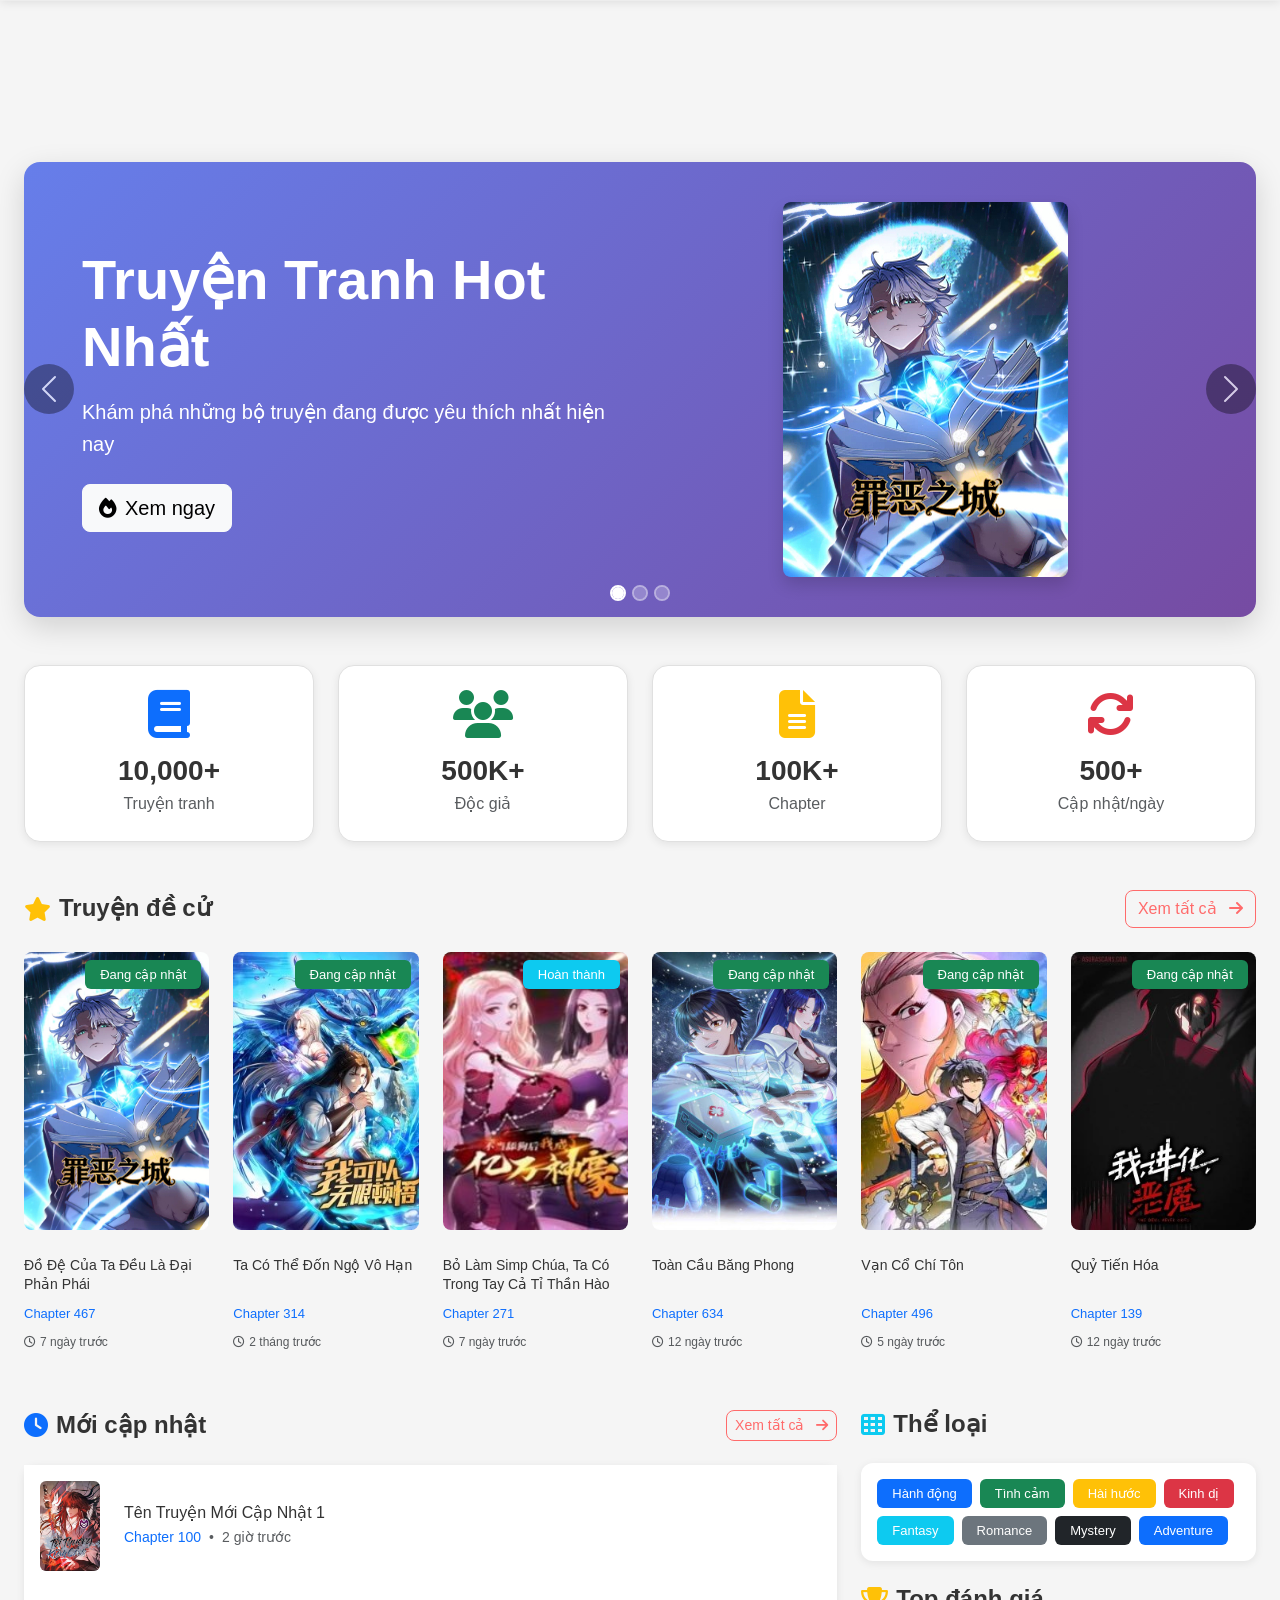
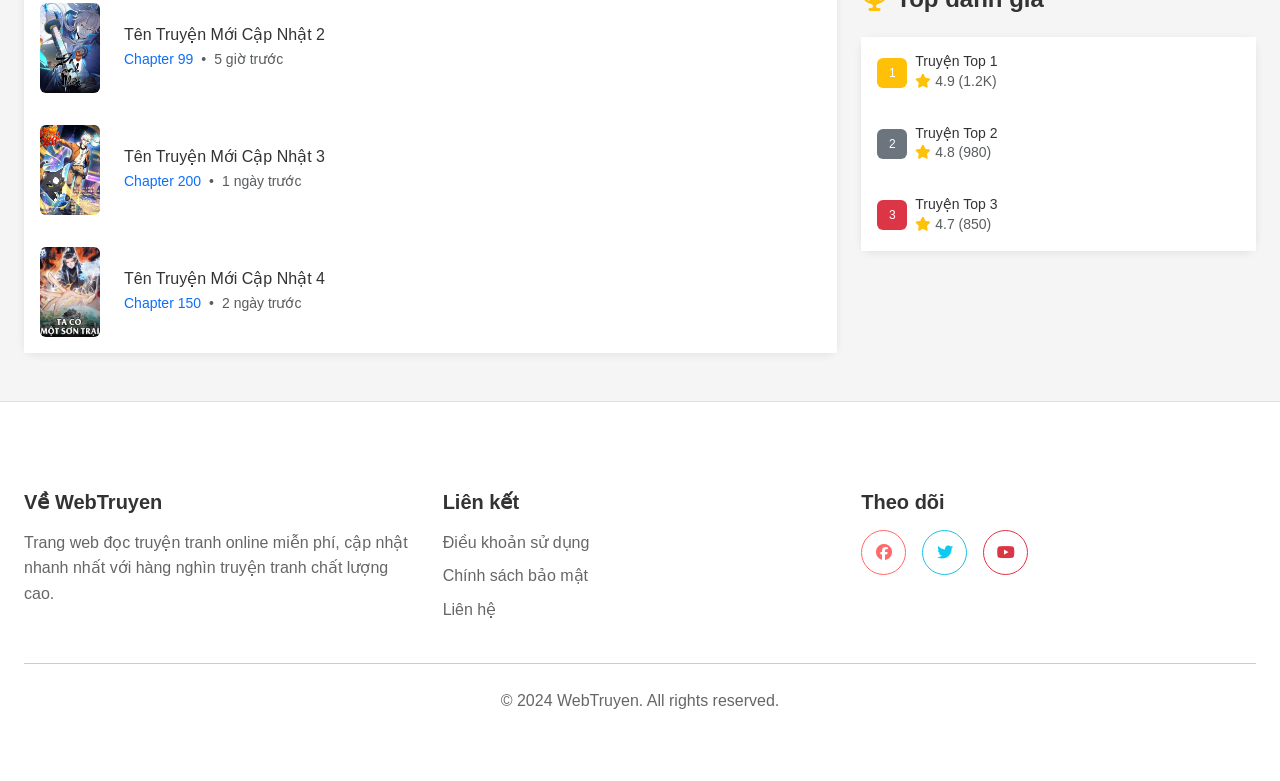
<file: index.html>
<!DOCTYPE html>
<html lang="vi">
<head>
    <meta charset="UTF-8">
    <meta name="viewport" content="width=device-width, initial-scale=1.0">
    <title>WebTruyen - Đọc Truyện Tranh Online</title>
    <!-- Bootstrap CSS -->
    <link href="https://cdn.jsdelivr.net/npm/bootstrap@5.3.0/dist/css/bootstrap.min.css" rel="stylesheet">
    <!-- Font Awesome -->
    <link rel="stylesheet" href="https://cdnjs.cloudflare.com/ajax/libs/font-awesome/6.4.0/css/all.min.css">
    <!-- Custom CSS -->
    <link rel="stylesheet" href="style.css">
</head>
<body>
    <!-- Header -->
    <header class="header sticky-top">
        <div class="header-top">
            <div class="container-fluid px-3 px-md-4">
                <div class="row align-items-center py-3">
                    <div class="col-md-3 col-lg-2">
                        <div class="logo">
                            <a href="index.html" class="d-block">
                                <img src="img/imagen-nettruyen-pro-truya-n-tranh-0ori.webp" alt="WebTruyen Logo" class="img-fluid" style="height: 45px;">
                            </a>
                        </div>
                    </div>
                    <div class="col-md-5 col-lg-6">
                        <div class="search-box position-relative">
                            <input type="text" placeholder="Tìm truyện..." class="form-control search-input">
                            <button class="btn search-btn position-absolute end-0 top-50 translate-middle-y me-2">
                                <i class="fas fa-search"></i>
                            </button>
                        </div>
                    </div>
                    <div class="col-md-4 col-lg-4 text-end">
                        <div class="header-actions d-flex align-items-center justify-content-end gap-3">
                            <button class="btn theme-toggle" title="Đổi theme">
                                <i class="fas fa-moon"></i>
                            </button>
                            <a href="#" class="btn btn-primary login-btn">
                                <i class="fas fa-user me-2"></i>Đăng nhập
                            </a>
                        </div>
                    </div>
                </div>
            </div>
        </div>
        
        <!-- Navigation -->
        <nav class="navbar navbar-expand-lg">
            <div class="container-fluid px-3 px-md-4">
                <button class="navbar-toggler" type="button" data-bs-toggle="collapse" data-bs-target="#navbarNav">
                    <span class="navbar-toggler-icon"></span>
                </button>
                <div class="collapse navbar-collapse" id="navbarNav">
                    <ul class="navbar-nav nav-menu">
                        <li class="nav-item"><a href="index.html" class="nav-link active"><i class="fas fa-home me-1"></i>Trang chủ</a></li>
                        <li class="nav-item"><a href="hot.html" class="nav-link"><i class="fas fa-fire me-1"></i>Hot</a></li>
                        <li class="nav-item"><a href="theo-doi.html" class="nav-link"><i class="fas fa-bookmark me-1"></i>Theo dõi</a></li>
                        <li class="nav-item"><a href="lich-su.html" class="nav-link"><i class="fas fa-history me-1"></i>Lịch sử</a></li>
                        <li class="nav-item dropdown">
                            <a class="nav-link dropdown-toggle" href="#" role="button" data-bs-toggle="dropdown">
                                <i class="fas fa-th me-1"></i>Thể loại
                            </a>
                            <ul class="dropdown-menu">
                                <li><a class="dropdown-item" href="hanh-dong.html">Hành động</a></li>
                                <li><a class="dropdown-item" href="tinh-cam.html">Tình cảm</a></li>
                                <li><a class="dropdown-item" href="hai-huoc.html">Hài hước</a></li>
                                <li><a class="dropdown-item" href="kinh-di.html">Kinh dị</a></li>
                            </ul>
                        </li>
                     
                        <li class="nav-item"><a href="tim-truyen.html" class="nav-link"><i class="fas fa-search me-1"></i>Tìm truyện</a></li>
                        <li class="nav-item"><a href="con-gai.html" class="nav-link"><i class="fas fa-female me-1"></i>Con gái</a></li>
                        <li class="nav-item"><a href="con-trai.html" class="nav-link"><i class="fas fa-male me-1"></i>Con trai</a></li>
                    </ul>
                </div>
            </div>
        </nav>
    </header>

    <!-- Main Content -->
    <main class="main-content">
        <!-- Hero Carousel -->
        <section class="hero-section mb-5">
            <div class="container-fluid px-3 px-md-4">
                <div id="heroCarousel" class="carousel slide carousel-fade" data-bs-ride="carousel">
                    <div class="carousel-indicators">
                        <button type="button" data-bs-target="#heroCarousel" data-bs-slide-to="0" class="active"></button>
                        <button type="button" data-bs-target="#heroCarousel" data-bs-slide-to="1"></button>
                        <button type="button" data-bs-target="#heroCarousel" data-bs-slide-to="2"></button>
                    </div>
                    <div class="carousel-inner rounded-4 overflow-hidden shadow-lg">
                        <div class="carousel-item active">
                            <div class="hero-slide d-flex align-items-center" style="background: linear-gradient(135deg, #667eea 0%, #764ba2 100%); min-height: 400px;">
                                <div class="container">
                                    <div class="row align-items-center">
                                        <div class="col-md-6 text-white">
                                            <h1 class="display-4 fw-bold mb-3">Truyện Tranh Hot Nhất</h1>
                                            <p class="lead mb-4">Khám phá những bộ truyện đang được yêu thích nhất hiện nay</p>
                                            <a href="hot.html" class="btn btn-light btn-lg">
                                                <i class="fas fa-fire me-2"></i>Xem ngay
                                            </a>
                                        </div>
                                        <div class="col-md-6 text-center">
                                            <img src="img/toi-ac-chi-thanh.jpg" alt="Hero" class="img-fluid rounded-3 shadow">
                                        </div>
                                    </div>
                                </div>
                            </div>
                        </div>
                        <div class="carousel-item">
                            <div class="hero-slide d-flex align-items-center" style="background: linear-gradient(135deg, #f093fb 0%, #f5576c 100%); min-height: 400px;">
                                <div class="container">
                                    <div class="row align-items-center">
                                        <div class="col-md-6 text-white">
                                            <h1 class="display-4 fw-bold mb-3">Truyện Mới Cập Nhật</h1>
                                            <p class="lead mb-4">Cập nhật hàng ngày với những chapter mới nhất</p>
                                            <a href="#" class="btn btn-light btn-lg">
                                                <i class="fas fa-clock me-2"></i>Xem mới nhất
                                            </a>
                                        </div>
                                        <div class="col-md-6 text-center">
                                            <img src="img/ta-co-the-don-ngo-vo-han.jpg" alt="Hero" class="img-fluid rounded-3 shadow">
                                        </div>
                                    </div>
                                </div>
                            </div>
                        </div>
                        <div class="carousel-item">
                            <div class="hero-slide d-flex align-items-center" style="background: linear-gradient(135deg, #4facfe 0%, #00f2fe 100%); min-height: 400px;">
                                <div class="container">
                                    <div class="row align-items-center">
                                        <div class="col-md-6 text-white">
                                            <h1 class="display-4 fw-bold mb-3">Đọc Truyện Miễn Phí</h1>
                                            <p class="lead mb-4">Hàng nghìn truyện tranh chất lượng cao hoàn toàn miễn phí</p>
                                            <a href="tim-truyen.html" class="btn btn-light btn-lg">
                                                <i class="fas fa-search me-2"></i>Tìm truyện
                                            </a>
                                        </div>
                                        <div class="col-md-6 text-center">
                                            <img src="img/van-co-chi-ton.jpg" alt="Hero" class="img-fluid rounded-3 shadow">
                                        </div>
                                    </div>
                                </div>
                            </div>
                        </div>
                    </div>
                    <button class="carousel-control-prev" type="button" data-bs-target="#heroCarousel" data-bs-slide="prev">
                        <span class="carousel-control-prev-icon"></span>
                    </button>
                    <button class="carousel-control-next" type="button" data-bs-target="#heroCarousel" data-bs-slide="next">
                        <span class="carousel-control-next-icon"></span>
                    </button>
                </div>
            </div>
        </section>

        <div class="container-fluid px-3 px-md-4">
            <!-- Stats Section -->
            <section class="stats-section mb-5">
                <div class="row g-4">
                    <div class="col-6 col-md-3">
                        <div class="stat-card text-center p-4 rounded-4 shadow-sm">
                            <i class="fas fa-book fa-3x text-primary mb-3"></i>
                            <h3 class="fw-bold mb-1">10,000+</h3>
                            <p class="text-muted mb-0">Truyện tranh</p>
                        </div>
                    </div>
                    <div class="col-6 col-md-3">
                        <div class="stat-card text-center p-4 rounded-4 shadow-sm">
                            <i class="fas fa-users fa-3x text-success mb-3"></i>
                            <h3 class="fw-bold mb-1">500K+</h3>
                            <p class="text-muted mb-0">Độc giả</p>
                        </div>
                    </div>
                    <div class="col-6 col-md-3">
                        <div class="stat-card text-center p-4 rounded-4 shadow-sm">
                            <i class="fas fa-file-alt fa-3x text-warning mb-3"></i>
                            <h3 class="fw-bold mb-1">100K+</h3>
                            <p class="text-muted mb-0">Chapter</p>
                        </div>
                    </div>
                    <div class="col-6 col-md-3">
                        <div class="stat-card text-center p-4 rounded-4 shadow-sm">
                            <i class="fas fa-sync fa-3x text-danger mb-3"></i>
                            <h3 class="fw-bold mb-1">500+</h3>
                            <p class="text-muted mb-0">Cập nhật/ngày</p>
                        </div>
                    </div>
                </div>
            </section>

            <!-- Featured Section -->
            <section class="featured-section mb-5">
                <div class="d-flex justify-content-between align-items-center mb-4">
                    <h2 class="section-title">
                        <i class="fas fa-star text-warning me-2"></i>Truyện đề cử
                    </h2>
                    <a href="/hot.html" class="btn btn-outline-primary">
                        Xem tất cả <i class="fas fa-arrow-right ms-2"></i>
                    </a>
                </div>
                <div class="row g-4">
                    <div class="col-6 col-sm-4 col-md-3 col-lg-2">
                        <div class="comic-card h-100">
                            <a href="#" class="comic-image position-relative d-block mb-3 rounded-3 overflow-hidden">
                                <img src="img/toi-ac-chi-thanh.jpg" alt="Đồ Đệ Của Ta Đều Là Đại Phản Phái" class="img-fluid w-100">
                                <div class="comic-overlay position-absolute top-0 end-0 m-2">
                                    <span class="badge bg-success">Đang cập nhật</span>
                                </div>
                            </a>
                            <div class="comic-info">
                                <h6 class="comic-title mb-2">
                                    <a href="#" class="text-decoration-none">Đồ Đệ Của Ta Đều Là Đại Phản Phái</a>
                                </h6>
                                <a href="#" class="comic-chapter text-primary text-decoration-none d-block mb-2 small">Chapter 467</a>
                                <div class="comic-meta text-muted small">
                                    <i class="far fa-clock me-1"></i>7 ngày trước
                                </div>
                            </div>
                        </div>
                    </div>
                    <div class="col-6 col-sm-4 col-md-3 col-lg-2">
                        <div class="comic-card h-100">
                            <a href="#" class="comic-image position-relative d-block mb-3 rounded-3 overflow-hidden">
                                <img src="img/ta-co-the-don-ngo-vo-han.jpg" alt="Ta Có Thể Đốn Ngộ Vô Hạn" class="img-fluid w-100">
                                <div class="comic-overlay position-absolute top-0 end-0 m-2">
                                    <span class="badge bg-success">Đang cập nhật</span>
                                </div>
                            </a>
                            <div class="comic-info">
                                <h6 class="comic-title mb-2">
                                    <a href="#" class="text-decoration-none">Ta Có Thể Đốn Ngộ Vô Hạn</a>
                                </h6>
                                <a href="#" class="comic-chapter text-primary text-decoration-none d-block mb-2 small">Chapter 314</a>
                                <div class="comic-meta text-muted small">
                                    <i class="far fa-clock me-1"></i>2 tháng trước
                                </div>
                            </div>
                        </div>
                    </div>
                    <div class="col-6 col-sm-4 col-md-3 col-lg-2">
                        <div class="comic-card h-100">
                            <a href="#" class="comic-image position-relative d-block mb-3 rounded-3 overflow-hidden">
                                <img src="img/bo-lam-simp-chua-ta-co-trong-tay-ca-ti-than-hao.jpg" alt="Bỏ Làm Simp Chúa, Ta Có Trong Tay Cả Tỉ Thần Hào" class="img-fluid w-100">
                                <div class="comic-overlay position-absolute top-0 end-0 m-2">
                                    <span class="badge bg-info">Hoàn thành</span>
                                </div>
                            </a>
                            <div class="comic-info">
                                <h6 class="comic-title mb-2">
                                    <a href="#" class="text-decoration-none">Bỏ Làm Simp Chúa, Ta Có Trong Tay Cả Tỉ Thần Hào</a>
                                </h6>
                                <a href="#" class="comic-chapter text-primary text-decoration-none d-block mb-2 small">Chapter 271</a>
                                <div class="comic-meta text-muted small">
                                    <i class="far fa-clock me-1"></i>7 ngày trước
                                </div>
                            </div>
                        </div>
                    </div>
                    <div class="col-6 col-sm-4 col-md-3 col-lg-2">
                        <div class="comic-card h-100">
                            <a href="#" class="comic-image position-relative d-block mb-3 rounded-3 overflow-hidden">
                                <img src="img/toan-cau-bang-phong-ta-che-tao-phong-an-toan-tai-tan-the.jpg" alt="Toàn Cầu Băng Phong" class="img-fluid w-100">
                                <div class="comic-overlay position-absolute top-0 end-0 m-2">
                                    <span class="badge bg-success">Đang cập nhật</span>
                                </div>
                            </a>
                            <div class="comic-info">
                                <h6 class="comic-title mb-2">
                                    <a href="#" class="text-decoration-none">Toàn Cầu Băng Phong</a>
                                </h6>
                                <a href="#" class="comic-chapter text-primary text-decoration-none d-block mb-2 small">Chapter 634</a>
                                <div class="comic-meta text-muted small">
                                    <i class="far fa-clock me-1"></i>12 ngày trước
                                </div>
                            </div>
                        </div>
                    </div>
                    <div class="col-6 col-sm-4 col-md-3 col-lg-2">
                        <div class="comic-card h-100">
                            <a href="#" class="comic-image position-relative d-block mb-3 rounded-3 overflow-hidden">
                                <img src="img/van-co-chi-ton.jpg" alt="Vạn Cổ Chí Tôn" class="img-fluid w-100">
                                <div class="comic-overlay position-absolute top-0 end-0 m-2">
                                    <span class="badge bg-success">Đang cập nhật</span>
                                </div>
                            </a>
                            <div class="comic-info">
                                <h6 class="comic-title mb-2">
                                    <a href="#" class="text-decoration-none">Vạn Cổ Chí Tôn</a>
                                </h6>
                                <a href="#" class="comic-chapter text-primary text-decoration-none d-block mb-2 small">Chapter 496</a>
                                <div class="comic-meta text-muted small">
                                    <i class="far fa-clock me-1"></i>5 ngày trước
                                </div>
                            </div>
                        </div>
                    </div>
                    <div class="col-6 col-sm-4 col-md-3 col-lg-2">
                        <div class="comic-card h-100">
                            <a href="#" class="comic-image position-relative d-block mb-3 rounded-3 overflow-hidden">
                                <img src="img/quy-tien-hoa.jpg" alt="Quỷ Tiến Hóa" class="img-fluid w-100">
                                <div class="comic-overlay position-absolute top-0 end-0 m-2">
                                    <span class="badge bg-success">Đang cập nhật</span>
                                </div>
                            </a>
                            <div class="comic-info">
                                <h6 class="comic-title mb-2">
                                    <a href="#" class="text-decoration-none">Quỷ Tiến Hóa</a>
                                </h6>
                                <a href="#" class="comic-chapter text-primary text-decoration-none d-block mb-2 small">Chapter 139</a>
                                <div class="comic-meta text-muted small">
                                    <i class="far fa-clock me-1"></i>12 ngày trước
                                </div>
                            </div>
                        </div>
                    </div>
                </div>
            </section>

            <!-- Two Column Layout -->
            <div class="row g-4 mb-5">
                <!-- Latest Updates -->
                <div class="col-lg-8">
                    <section class="latest-section">
                        <div class="d-flex justify-content-between align-items-center mb-4">
                            <h2 class="section-title">
                                <i class="fas fa-clock text-primary me-2"></i>Mới cập nhật
                            </h2>
                            <a href="/hot.html" class="btn btn-outline-primary btn-sm">
                                Xem tất cả <i class="fas fa-arrow-right ms-2"></i>
                            </a>
                        </div>
                        <div class="card shadow-sm">
                            <div class="card-body p-0">
                                <div class="list-group list-group-flush">
                                    <div class="list-group-item border-0 py-3">
                                        <div class="row align-items-center">
                                            <div class="col-auto">
                                                <a href="#" class="comic-thumb">
                                                    <img src="img/cam-kiem-tuyet-doi.jpg" alt="Comic" class="rounded" style="width: 60px; height: 90px; object-fit: cover;">
                                                </a>
                                            </div>
                                            <div class="col">
                                                <h6 class="mb-1"><a href="#" class="text-decoration-none">Tên Truyện Mới Cập Nhật 1</a></h6>
                                                <div class="d-flex align-items-center gap-2 text-muted small">
                                                    <a href="#" class="text-primary text-decoration-none">Chapter 100</a>
                                                    <span>•</span>
                                                    <span>2 giờ trước</span>
                                                </div>
                                            </div>
                                        </div>
                                    </div>
                                    <div class="list-group-item border-0 py-3">
                                        <div class="row align-items-center">
                                            <div class="col-auto">
                                                <a href="#" class="comic-thumb">
                                                    <img src="img/dai-phung-da-canh-nhan.jpg" alt="Comic" class="rounded" style="width: 60px; height: 90px; object-fit: cover;">
                                                </a>
                                            </div>
                                            <div class="col">
                                                <h6 class="mb-1"><a href="#" class="text-decoration-none">Tên Truyện Mới Cập Nhật 2</a></h6>
                                                <div class="d-flex align-items-center gap-2 text-muted small">
                                                    <a href="#" class="text-primary text-decoration-none">Chapter 99</a>
                                                    <span>•</span>
                                                    <span>5 giờ trước</span>
                                                </div>
                                            </div>
                                        </div>
                                    </div>
                                    <div class="list-group-item border-0 py-3">
                                        <div class="row align-items-center">
                                            <div class="col-auto">
                                                <a href="#" class="comic-thumb">
                                                    <img src="img/ngu-thu-tien-hoa.jpg" alt="Comic" class="rounded" style="width: 60px; height: 90px; object-fit: cover;">
                                                </a>
                                            </div>
                                            <div class="col">
                                                <h6 class="mb-1"><a href="#" class="text-decoration-none">Tên Truyện Mới Cập Nhật 3</a></h6>
                                                <div class="d-flex align-items-center gap-2 text-muted small">
                                                    <a href="#" class="text-primary text-decoration-none">Chapter 200</a>
                                                    <span>•</span>
                                                    <span>1 ngày trước</span>
                                                </div>
                                            </div>
                                        </div>
                                    </div>
                                    <div class="list-group-item border-0 py-3">
                                        <div class="row align-items-center">
                                            <div class="col-auto">
                                                <a href="#" class="comic-thumb">
                                                    <img src="img/ta-co-mot-son-trai.jpg" alt="Comic" class="rounded" style="width: 60px; height: 90px; object-fit: cover;">
                                                </a>
                                            </div>
                                            <div class="col">
                                                <h6 class="mb-1"><a href="#" class="text-decoration-none">Tên Truyện Mới Cập Nhật 4</a></h6>
                                                <div class="d-flex align-items-center gap-2 text-muted small">
                                                    <a href="#" class="text-primary text-decoration-none">Chapter 150</a>
                                                    <span>•</span>
                                                    <span>2 ngày trước</span>
                                                </div>
                                            </div>
                                        </div>
                                    </div>
                                </div>
                            </div>
                        </div>
                    </section>
                </div>

                <!-- Categories & Top Rated -->
                <div class="col-lg-4">
                    <!-- Categories -->
                    <section class="categories-section mb-4">
                        <h2 class="section-title mb-4">
                            <i class="fas fa-th text-info me-2"></i>Thể loại
                        </h2>
                        <div class="card shadow-sm">
                            <div class="card-body">
                                <div class="d-flex flex-wrap gap-2">
                                    <a href="hanh-dong.html" class="badge bg-primary text-decoration-none p-2">Hành động</a>
                                    <a href="tinh-cam.html" class="badge bg-success text-decoration-none p-2">Tình cảm</a>
                                    <a href="hai-huoc.html" class="badge bg-warning text-decoration-none p-2">Hài hước</a>
                                    <a href="kinh-di.html" class="badge bg-danger text-decoration-none p-2">Kinh dị</a>
                                    <a href="#" class="badge bg-info text-decoration-none p-2">Fantasy</a>
                                    <a href="#" class="badge bg-secondary text-decoration-none p-2">Romance</a>
                                    <a href="#" class="badge bg-dark text-decoration-none p-2">Mystery</a>
                                    <a href="#" class="badge bg-primary text-decoration-none p-2">Adventure</a>
                                </div>
                            </div>
                        </div>
                    </section>

                    <!-- Top Rated -->
                    <section class="top-rated-section">
                        <h2 class="section-title mb-4">
                            <i class="fas fa-trophy text-warning me-2"></i>Top đánh giá
                        </h2>
                        <div class="card shadow-sm">
                            <div class="card-body p-0">
                                <div class="list-group list-group-flush">
                                    <div class="list-group-item border-0 py-3">
                                        <div class="d-flex align-items-center">
                                            <span class="badge bg-warning me-2">1</span>
                                            <div class="flex-grow-1">
                                                <h6 class="mb-0 small"><a href="#" class="text-decoration-none">Truyện Top 1</a></h6>
                                                <div class="text-muted small">
                                                    <i class="fas fa-star text-warning"></i> 4.9 (1.2K)
                                                </div>
                                            </div>
                                        </div>
                                    </div>
                                    <div class="list-group-item border-0 py-3">
                                        <div class="d-flex align-items-center">
                                            <span class="badge bg-secondary me-2">2</span>
                                            <div class="flex-grow-1">
                                                <h6 class="mb-0 small"><a href="#" class="text-decoration-none">Truyện Top 2</a></h6>
                                                <div class="text-muted small">
                                                    <i class="fas fa-star text-warning"></i> 4.8 (980)
                                                </div>
                                            </div>
                                        </div>
                                    </div>
                                    <div class="list-group-item border-0 py-3">
                                        <div class="d-flex align-items-center">
                                            <span class="badge bg-danger me-2">3</span>
                                            <div class="flex-grow-1">
                                                <h6 class="mb-0 small"><a href="#" class="text-decoration-none">Truyện Top 3</a></h6>
                                                <div class="text-muted small">
                                                    <i class="fas fa-star text-warning"></i> 4.7 (850)
                                                </div>
                                            </div>
                                        </div>
                                    </div>
                                </div>
                            </div>
                        </div>
                    </section>
                </div>
            </div>
        </div>
    </main>

    <!-- Footer -->
    <footer class="footer mt-5">
        <div class="container-fluid px-3 px-md-4 py-5">
            <div class="row g-4">
                <div class="col-md-4">
                    <h5 class="mb-3">Về WebTruyen</h5>
                    <p class="text-muted">Trang web đọc truyện tranh online miễn phí, cập nhật nhanh nhất với hàng nghìn truyện tranh chất lượng cao.</p>
                </div>
                <div class="col-md-4">
                    <h5 class="mb-3">Liên kết</h5>
                    <ul class="list-unstyled">
                        <li class="mb-2"><a href="#" class="text-decoration-none text-muted">Điều khoản sử dụng</a></li>
                        <li class="mb-2"><a href="#" class="text-decoration-none text-muted">Chính sách bảo mật</a></li>
                        <li class="mb-2"><a href="#" class="text-decoration-none text-muted">Liên hệ</a></li>
                    </ul>
                </div>
                <div class="col-md-4">
                    <h5 class="mb-3">Theo dõi</h5>
                    <div class="social-links d-flex gap-3">
                        <a href="#" class="btn btn-outline-primary rounded-circle"><i class="fab fa-facebook"></i></a>
                        <a href="#" class="btn btn-outline-info rounded-circle"><i class="fab fa-twitter"></i></a>
                        <a href="#" class="btn btn-outline-danger rounded-circle"><i class="fab fa-youtube"></i></a>
                    </div>
                </div>
            </div>
            <hr class="my-4">
            <div class="text-center text-muted">
                <p class="mb-0">&copy; 2024 WebTruyen. All rights reserved.</p>
            </div>
        </div>
    </footer>

    <!-- Bootstrap JS -->
    <script src="https://cdn.jsdelivr.net/npm/bootstrap@5.3.0/dist/js/bootstrap.bundle.min.js"></script>
    <!-- Custom JS -->
    <script src="script.js"></script>
</body>
</html>
</file>
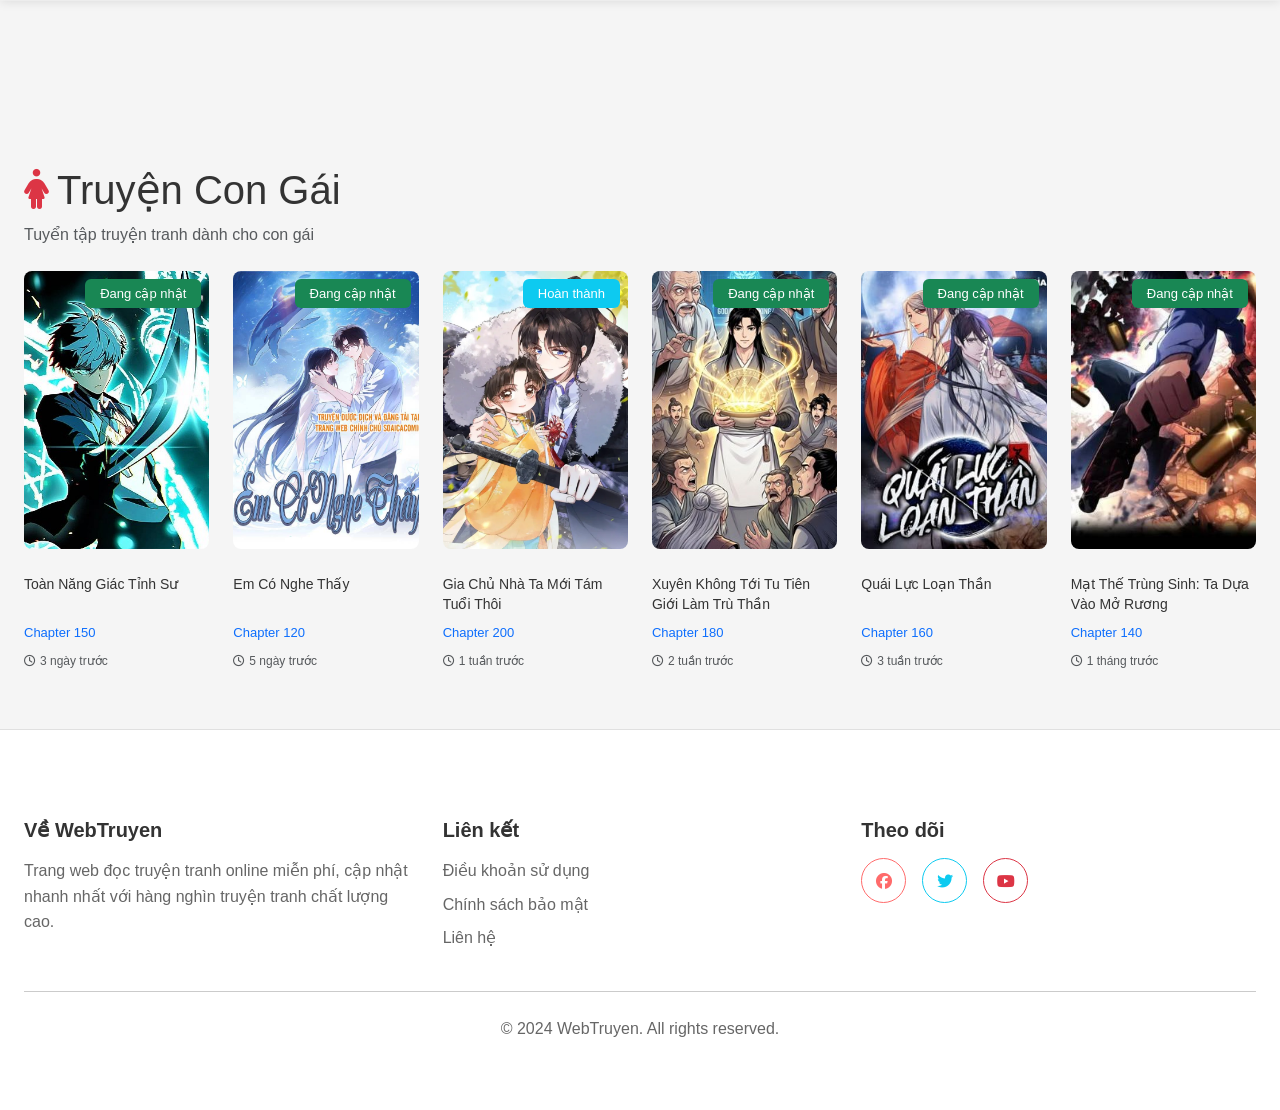
<file: con-gai.html>
<!DOCTYPE html>
<html lang="vi">
<head>
    <meta charset="UTF-8">
    <meta name="viewport" content="width=device-width, initial-scale=1.0">
    <title>Truyện Con Gái - WebTruyen</title>
    <!-- Bootstrap CSS -->
    <link href="https://cdn.jsdelivr.net/npm/bootstrap@5.3.0/dist/css/bootstrap.min.css" rel="stylesheet">
    <!-- Font Awesome -->
    <link rel="stylesheet" href="https://cdnjs.cloudflare.com/ajax/libs/font-awesome/6.4.0/css/all.min.css">
    <!-- Custom CSS -->
    <link rel="stylesheet" href="style.css">
</head>
<body>
    <!-- Header -->
    <header class="header sticky-top">
        <div class="header-top">
            <div class="container-fluid px-3 px-md-4">
                <div class="row align-items-center py-3">
                    <div class="col-md-3 col-lg-2">
                        <div class="logo">
                            <a href="index.html" class="d-block">
                                <img src="img/imagen-nettruyen-pro-truya-n-tranh-0ori.webp" alt="WebTruyen Logo" class="img-fluid" style="height: 45px;">
                            </a>
                        </div>
                    </div>
                    <div class="col-md-5 col-lg-6">
                        <div class="search-box position-relative">
                            <input type="text" placeholder="Tìm truyện..." class="form-control search-input">
                            <button class="btn search-btn position-absolute end-0 top-50 translate-middle-y me-2">
                                <i class="fas fa-search"></i>
                            </button>
                        </div>
                    </div>
                    <div class="col-md-4 col-lg-4 text-end">
                        <div class="header-actions d-flex align-items-center justify-content-end gap-3">
                            <button class="btn theme-toggle" title="Đổi theme">
                                <i class="fas fa-moon"></i>
                            </button>
                            <a href="#" class="btn btn-primary login-btn">
                                <i class="fas fa-user me-2"></i>Đăng nhập
                            </a>
                        </div>
                    </div>
                </div>
            </div>
        </div>
        
        <!-- Navigation -->
        <nav class="navbar navbar-expand-lg">
            <div class="container-fluid px-3 px-md-4">
                <button class="navbar-toggler" type="button" data-bs-toggle="collapse" data-bs-target="#navbarNav">
                    <span class="navbar-toggler-icon"></span>
                </button>
                <div class="collapse navbar-collapse" id="navbarNav">
                    <ul class="navbar-nav nav-menu">
                        <li class="nav-item"><a href="index.html" class="nav-link"><i class="fas fa-home me-1"></i>Trang chủ</a></li>
                        <li class="nav-item"><a href="hot.html" class="nav-link"><i class="fas fa-fire me-1"></i>Hot</a></li>
                        <li class="nav-item"><a href="theo-doi.html" class="nav-link"><i class="fas fa-bookmark me-1"></i>Theo dõi</a></li>
                        <li class="nav-item"><a href="lich-su.html" class="nav-link"><i class="fas fa-history me-1"></i>Lịch sử</a></li>
                        <li class="nav-item dropdown">
                            <a class="nav-link dropdown-toggle" href="#" role="button" data-bs-toggle="dropdown">
                                <i class="fas fa-th me-1"></i>Thể loại
                            </a>
                            <ul class="dropdown-menu">
                                <li><a class="dropdown-item" href="hanh-dong.html">Hành động</a></li>
                                <li><a class="dropdown-item" href="tinh-cam.html">Tình cảm</a></li>
                                <li><a class="dropdown-item" href="hai-huoc.html">Hài hước</a></li>
                                <li><a class="dropdown-item" href="kinh-di.html">Kinh dị</a></li>
                            </ul>
                        </li>
                     
                        <li class="nav-item"><a href="tim-truyen.html" class="nav-link"><i class="fas fa-search me-1"></i>Tìm truyện</a></li>
                        <li class="nav-item"><a href="con-gai.html" class="nav-link active"><i class="fas fa-female me-1"></i>Con gái</a></li>
                        <li class="nav-item"><a href="con-trai.html" class="nav-link"><i class="fas fa-male me-1"></i>Con trai</a></li>
                    </ul>
                </div>
            </div>
        </nav>
    </header>

    <!-- Main Content -->
    <main class="main-content">
        <div class="container-fluid px-3 px-md-4 mt-4">
            <!-- Page Header -->
            <div class="page-header mb-4">
                <h1 class="mb-2">
                    <i class="fas fa-female text-danger me-2"></i>Truyện Con Gái
                </h1>
                <p class="text-muted mb-0">Tuyển tập truyện tranh dành cho con gái</p>
            </div>

            <!-- Featured Section -->
            <section class="featured-section mb-5">
                <div class="row g-4">
                    <div class="col-6 col-sm-4 col-md-3 col-lg-2">
                        <div class="comic-card h-100">
                            <a href="#" class="comic-image position-relative d-block mb-3 rounded-3 overflow-hidden">
                                <img src="img/toan-nang-giac-tinh-su.jpg" alt="Toàn Năng Giác Tỉnh Sư" class="img-fluid w-100">
                                <div class="comic-overlay position-absolute top-0 end-0 m-2">
                                    <span class="badge bg-success">Đang cập nhật</span>
                                </div>
                            </a>
                            <div class="comic-info">
                                <h6 class="comic-title mb-2">
                                    <a href="#" class="text-decoration-none">Toàn Năng Giác Tỉnh Sư</a>
                                </h6>
                                <a href="#" class="comic-chapter text-primary text-decoration-none d-block mb-2 small">Chapter 150</a>
                                <div class="comic-meta text-muted small">
                                    <i class="far fa-clock me-1"></i>3 ngày trước
                                </div>
                            </div>
                        </div>
                    </div>

                    <div class="col-6 col-sm-4 col-md-3 col-lg-2">
                        <div class="comic-card h-100">
                            <a href="#" class="comic-image position-relative d-block mb-3 rounded-3 overflow-hidden">
                                <img src="img/em-co-nghe-thay.jpg" alt="Em Có Nghe Thấy" class="img-fluid w-100">
                                <div class="comic-overlay position-absolute top-0 end-0 m-2">
                                    <span class="badge bg-success">Đang cập nhật</span>
                                </div>
                            </a>
                            <div class="comic-info">
                                <h6 class="comic-title mb-2">
                                    <a href="#" class="text-decoration-none">Em Có Nghe Thấy</a>
                                </h6>
                                <a href="#" class="comic-chapter text-primary text-decoration-none d-block mb-2 small">Chapter 120</a>
                                <div class="comic-meta text-muted small">
                                    <i class="far fa-clock me-1"></i>5 ngày trước
                                </div>
                            </div>
                        </div>
                    </div>

                    <div class="col-6 col-sm-4 col-md-3 col-lg-2">
                        <div class="comic-card h-100">
                            <a href="#" class="comic-image position-relative d-block mb-3 rounded-3 overflow-hidden">
                                <img src="img/gia-chu-nha-ta-moi-tam-tuoi-thoi.jpg" alt="Gia Chủ Nhà Ta Mới Tám Tuổi Thôi" class="img-fluid w-100">
                                <div class="comic-overlay position-absolute top-0 end-0 m-2">
                                    <span class="badge bg-info">Hoàn thành</span>
                                </div>
                            </a>
                            <div class="comic-info">
                                <h6 class="comic-title mb-2">
                                    <a href="#" class="text-decoration-none">Gia Chủ Nhà Ta Mới Tám Tuổi Thôi</a>
                                </h6>
                                <a href="#" class="comic-chapter text-primary text-decoration-none d-block mb-2 small">Chapter 200</a>
                                <div class="comic-meta text-muted small">
                                    <i class="far fa-clock me-1"></i>1 tuần trước
                                </div>
                            </div>
                        </div>
                    </div>

                    <div class="col-6 col-sm-4 col-md-3 col-lg-2">
                        <div class="comic-card h-100">
                            <a href="#" class="comic-image position-relative d-block mb-3 rounded-3 overflow-hidden">
                                <img src="img/xuyen-khong-toi-tu-tien-gioi-lam-tru-than.jpg" alt="Xuyên Không Tới Tu Tiên Giới Làm Trù Thần" class="img-fluid w-100">
                                <div class="comic-overlay position-absolute top-0 end-0 m-2">
                                    <span class="badge bg-success">Đang cập nhật</span>
                                </div>
                            </a>
                            <div class="comic-info">
                                <h6 class="comic-title mb-2">
                                    <a href="#" class="text-decoration-none">Xuyên Không Tới Tu Tiên Giới Làm Trù Thần</a>
                                </h6>
                                <a href="#" class="comic-chapter text-primary text-decoration-none d-block mb-2 small">Chapter 180</a>
                                <div class="comic-meta text-muted small">
                                    <i class="far fa-clock me-1"></i>2 tuần trước
                                </div>
                            </div>
                        </div>
                    </div>

                    <div class="col-6 col-sm-4 col-md-3 col-lg-2">
                        <div class="comic-card h-100">
                            <a href="#" class="comic-image position-relative d-block mb-3 rounded-3 overflow-hidden">
                                <img src="img/quai-luc-loan-than.jpg" alt="Quái Lực Loạn Thần" class="img-fluid w-100">
                                <div class="comic-overlay position-absolute top-0 end-0 m-2">
                                    <span class="badge bg-success">Đang cập nhật</span>
                                </div>
                            </a>
                            <div class="comic-info">
                                <h6 class="comic-title mb-2">
                                    <a href="#" class="text-decoration-none">Quái Lực Loạn Thần</a>
                                </h6>
                                <a href="#" class="comic-chapter text-primary text-decoration-none d-block mb-2 small">Chapter 160</a>
                                <div class="comic-meta text-muted small">
                                    <i class="far fa-clock me-1"></i>3 tuần trước
                                </div>
                            </div>
                        </div>
                    </div>

                    <div class="col-6 col-sm-4 col-md-3 col-lg-2">
                        <div class="comic-card h-100">
                            <a href="#" class="comic-image position-relative d-block mb-3 rounded-3 overflow-hidden">
                                <img src="img/mat-the-trung-sinh-ta-dua-vao-mo-ruong-van-dinh-dinh-phong.jpg" alt="Mạt Thế Trùng Sinh: Ta Dựa Vào Mở Rương" class="img-fluid w-100">
                                <div class="comic-overlay position-absolute top-0 end-0 m-2">
                                    <span class="badge bg-success">Đang cập nhật</span>
                                </div>
                            </a>
                            <div class="comic-info">
                                <h6 class="comic-title mb-2">
                                    <a href="#" class="text-decoration-none">Mạt Thế Trùng Sinh: Ta Dựa Vào Mở Rương</a>
                                </h6>
                                <a href="#" class="comic-chapter text-primary text-decoration-none d-block mb-2 small">Chapter 140</a>
                                <div class="comic-meta text-muted small">
                                    <i class="far fa-clock me-1"></i>1 tháng trước
                                </div>
                            </div>
                        </div>
                    </div>
                </div>
            </section>
        </div>
    </main>

    <!-- Footer -->
    <footer class="footer mt-5">
        <div class="container-fluid px-3 px-md-4 py-5">
            <div class="row g-4">
                <div class="col-md-4">
                    <h5 class="mb-3">Về WebTruyen</h5>
                    <p class="text-muted">Trang web đọc truyện tranh online miễn phí, cập nhật nhanh nhất với hàng nghìn truyện tranh chất lượng cao.</p>
                </div>
                <div class="col-md-4">
                    <h5 class="mb-3">Liên kết</h5>
                    <ul class="list-unstyled">
                        <li class="mb-2"><a href="#" class="text-decoration-none text-muted">Điều khoản sử dụng</a></li>
                        <li class="mb-2"><a href="#" class="text-decoration-none text-muted">Chính sách bảo mật</a></li>
                        <li class="mb-2"><a href="#" class="text-decoration-none text-muted">Liên hệ</a></li>
                    </ul>
                </div>
                <div class="col-md-4">
                    <h5 class="mb-3">Theo dõi</h5>
                    <div class="social-links d-flex gap-3">
                        <a href="#" class="btn btn-outline-primary rounded-circle"><i class="fab fa-facebook"></i></a>
                        <a href="#" class="btn btn-outline-info rounded-circle"><i class="fab fa-twitter"></i></a>
                        <a href="#" class="btn btn-outline-danger rounded-circle"><i class="fab fa-youtube"></i></a>
                    </div>
                </div>
            </div>
            <hr class="my-4">
            <div class="text-center text-muted">
                <p class="mb-0">&copy; 2024 WebTruyen. All rights reserved.</p>
            </div>
        </div>
    </footer>

    <!-- Bootstrap JS -->
    <script src="https://cdn.jsdelivr.net/npm/bootstrap@5.3.0/dist/js/bootstrap.bundle.min.js"></script>
    <!-- Custom JS -->
    <script src="script.js"></script>
</body>
</html>
</file>
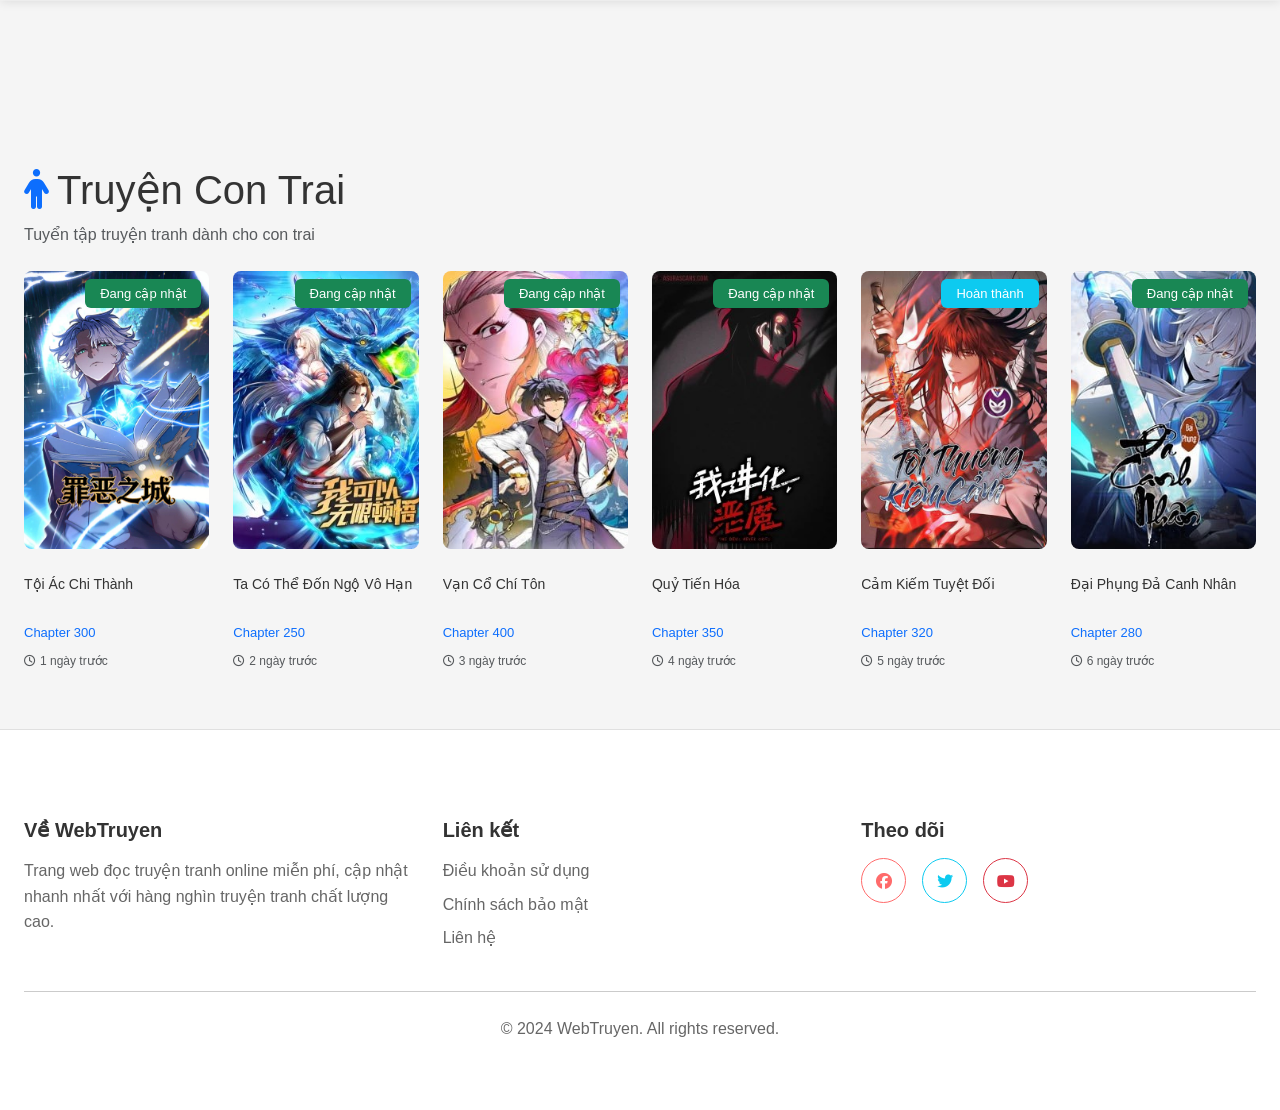
<file: con-trai.html>
<!DOCTYPE html>
<html lang="vi">
<head>
    <meta charset="UTF-8">
    <meta name="viewport" content="width=device-width, initial-scale=1.0">
    <title>Truyện Con Trai - WebTruyen</title>
    <!-- Bootstrap CSS -->
    <link href="https://cdn.jsdelivr.net/npm/bootstrap@5.3.0/dist/css/bootstrap.min.css" rel="stylesheet">
    <!-- Font Awesome -->
    <link rel="stylesheet" href="https://cdnjs.cloudflare.com/ajax/libs/font-awesome/6.4.0/css/all.min.css">
    <!-- Custom CSS -->
    <link rel="stylesheet" href="style.css">
</head>
<body>
    <!-- Header -->
    <header class="header sticky-top">
        <div class="header-top">
            <div class="container-fluid px-3 px-md-4">
                <div class="row align-items-center py-3">
                    <div class="col-md-3 col-lg-2">
                        <div class="logo">
                            <a href="index.html" class="d-block">
                                <img src="img/imagen-nettruyen-pro-truya-n-tranh-0ori.webp" alt="WebTruyen Logo" class="img-fluid" style="height: 45px;">
                            </a>
                        </div>
                    </div>
                    <div class="col-md-5 col-lg-6">
                        <div class="search-box position-relative">
                            <input type="text" placeholder="Tìm truyện..." class="form-control search-input">
                            <button class="btn search-btn position-absolute end-0 top-50 translate-middle-y me-2">
                                <i class="fas fa-search"></i>
                            </button>
                        </div>
                    </div>
                    <div class="col-md-4 col-lg-4 text-end">
                        <div class="header-actions d-flex align-items-center justify-content-end gap-3">
                            <button class="btn theme-toggle" title="Đổi theme">
                                <i class="fas fa-moon"></i>
                            </button>
                            <a href="#" class="btn btn-primary login-btn">
                                <i class="fas fa-user me-2"></i>Đăng nhập
                            </a>
                        </div>
                    </div>
                </div>
            </div>
        </div>
        
        <!-- Navigation -->
        <nav class="navbar navbar-expand-lg">
            <div class="container-fluid px-3 px-md-4">
                <button class="navbar-toggler" type="button" data-bs-toggle="collapse" data-bs-target="#navbarNav">
                    <span class="navbar-toggler-icon"></span>
                </button>
                <div class="collapse navbar-collapse" id="navbarNav">
                    <ul class="navbar-nav nav-menu">
                        <li class="nav-item"><a href="index.html" class="nav-link"><i class="fas fa-home me-1"></i>Trang chủ</a></li>
                        <li class="nav-item"><a href="hot.html" class="nav-link"><i class="fas fa-fire me-1"></i>Hot</a></li>
                        <li class="nav-item"><a href="theo-doi.html" class="nav-link"><i class="fas fa-bookmark me-1"></i>Theo dõi</a></li>
                        <li class="nav-item"><a href="lich-su.html" class="nav-link"><i class="fas fa-history me-1"></i>Lịch sử</a></li>
                        <li class="nav-item dropdown">
                            <a class="nav-link dropdown-toggle" href="#" role="button" data-bs-toggle="dropdown">
                                <i class="fas fa-th me-1"></i>Thể loại
                            </a>
                            <ul class="dropdown-menu">
                                <li><a class="dropdown-item" href="hanh-dong.html">Hành động</a></li>
                                <li><a class="dropdown-item" href="tinh-cam.html">Tình cảm</a></li>
                                <li><a class="dropdown-item" href="hai-huoc.html">Hài hước</a></li>
                                <li><a class="dropdown-item" href="kinh-di.html">Kinh dị</a></li>
                            </ul>
                        </li>
                        <li class="nav-item"><a href="tim-truyen.html" class="nav-link"><i class="fas fa-search me-1"></i>Tìm truyện</a></li>
                        <li class="nav-item"><a href="con-gai.html" class="nav-link"><i class="fas fa-female me-1"></i>Con gái</a></li>
                        <li class="nav-item"><a href="con-trai.html" class="nav-link active"><i class="fas fa-male me-1"></i>Con trai</a></li>
                    </ul>
                </div>
            </div>
        </nav>
    </header>

    <!-- Main Content -->
    <main class="main-content">
        <div class="container-fluid px-3 px-md-4 mt-4">
            <!-- Page Header -->
            <div class="page-header mb-4">
                <h1 class="mb-2">
                    <i class="fas fa-male text-primary me-2"></i>Truyện Con Trai
                </h1>
                <p class="text-muted mb-0">Tuyển tập truyện tranh dành cho con trai</p>
            </div>

            <!-- Featured Section -->
            <section class="featured-section mb-5">
                <div class="row g-4">
                    <div class="col-6 col-sm-4 col-md-3 col-lg-2">
                        <div class="comic-card h-100">
                            <a href="#" class="comic-image position-relative d-block mb-3 rounded-3 overflow-hidden">
                                <img src="img/toi-ac-chi-thanh.jpg" alt="Tội Ác Chi Thành" class="img-fluid w-100">
                                <div class="comic-overlay position-absolute top-0 end-0 m-2">
                                    <span class="badge bg-success">Đang cập nhật</span>
                                </div>
                            </a>
                            <div class="comic-info">
                                <h6 class="comic-title mb-2">
                                    <a href="#" class="text-decoration-none">Tội Ác Chi Thành</a>
                                </h6>
                                <a href="#" class="comic-chapter text-primary text-decoration-none d-block mb-2 small">Chapter 300</a>
                                <div class="comic-meta text-muted small">
                                    <i class="far fa-clock me-1"></i>1 ngày trước
                                </div>
                            </div>
                        </div>
                    </div>

                    <div class="col-6 col-sm-4 col-md-3 col-lg-2">
                        <div class="comic-card h-100">
                            <a href="#" class="comic-image position-relative d-block mb-3 rounded-3 overflow-hidden">
                                <img src="img/ta-co-the-don-ngo-vo-han.jpg" alt="Ta Có Thể Đốn Ngộ Vô Hạn" class="img-fluid w-100">
                                <div class="comic-overlay position-absolute top-0 end-0 m-2">
                                    <span class="badge bg-success">Đang cập nhật</span>
                                </div>
                            </a>
                            <div class="comic-info">
                                <h6 class="comic-title mb-2">
                                    <a href="#" class="text-decoration-none">Ta Có Thể Đốn Ngộ Vô Hạn</a>
                                </h6>
                                <a href="#" class="comic-chapter text-primary text-decoration-none d-block mb-2 small">Chapter 250</a>
                                <div class="comic-meta text-muted small">
                                    <i class="far fa-clock me-1"></i>2 ngày trước
                                </div>
                            </div>
                        </div>
                    </div>

                    <div class="col-6 col-sm-4 col-md-3 col-lg-2">
                        <div class="comic-card h-100">
                            <a href="#" class="comic-image position-relative d-block mb-3 rounded-3 overflow-hidden">
                                <img src="img/van-co-chi-ton.jpg" alt="Vạn Cổ Chí Tôn" class="img-fluid w-100">
                                <div class="comic-overlay position-absolute top-0 end-0 m-2">
                                    <span class="badge bg-success">Đang cập nhật</span>
                                </div>
                            </a>
                            <div class="comic-info">
                                <h6 class="comic-title mb-2">
                                    <a href="#" class="text-decoration-none">Vạn Cổ Chí Tôn</a>
                                </h6>
                                <a href="#" class="comic-chapter text-primary text-decoration-none d-block mb-2 small">Chapter 400</a>
                                <div class="comic-meta text-muted small">
                                    <i class="far fa-clock me-1"></i>3 ngày trước
                                </div>
                            </div>
                        </div>
                    </div>

                    <div class="col-6 col-sm-4 col-md-3 col-lg-2">
                        <div class="comic-card h-100">
                            <a href="#" class="comic-image position-relative d-block mb-3 rounded-3 overflow-hidden">
                                <img src="img/quy-tien-hoa.jpg" alt="Quỷ Tiến Hóa" class="img-fluid w-100">
                                <div class="comic-overlay position-absolute top-0 end-0 m-2">
                                    <span class="badge bg-success">Đang cập nhật</span>
                                </div>
                            </a>
                            <div class="comic-info">
                                <h6 class="comic-title mb-2">
                                    <a href="#" class="text-decoration-none">Quỷ Tiến Hóa</a>
                                </h6>
                                <a href="#" class="comic-chapter text-primary text-decoration-none d-block mb-2 small">Chapter 350</a>
                                <div class="comic-meta text-muted small">
                                    <i class="far fa-clock me-1"></i>4 ngày trước
                                </div>
                            </div>
                        </div>
                    </div>

                    <div class="col-6 col-sm-4 col-md-3 col-lg-2">
                        <div class="comic-card h-100">
                            <a href="#" class="comic-image position-relative d-block mb-3 rounded-3 overflow-hidden">
                                <img src="img/cam-kiem-tuyet-doi.jpg" alt="Cảm Kiếm Tuyệt Đối" class="img-fluid w-100">
                                <div class="comic-overlay position-absolute top-0 end-0 m-2">
                                    <span class="badge bg-info">Hoàn thành</span>
                                </div>
                            </a>
                            <div class="comic-info">
                                <h6 class="comic-title mb-2">
                                    <a href="#" class="text-decoration-none">Cảm Kiếm Tuyệt Đối</a>
                                </h6>
                                <a href="#" class="comic-chapter text-primary text-decoration-none d-block mb-2 small">Chapter 320</a>
                                <div class="comic-meta text-muted small">
                                    <i class="far fa-clock me-1"></i>5 ngày trước
                                </div>
                            </div>
                        </div>
                    </div>

                    <div class="col-6 col-sm-4 col-md-3 col-lg-2">
                        <div class="comic-card h-100">
                            <a href="#" class="comic-image position-relative d-block mb-3 rounded-3 overflow-hidden">
                                <img src="img/dai-phung-da-canh-nhan.jpg" alt="Đại Phụng Đả Canh Nhân" class="img-fluid w-100">
                                <div class="comic-overlay position-absolute top-0 end-0 m-2">
                                    <span class="badge bg-success">Đang cập nhật</span>
                                </div>
                            </a>
                            <div class="comic-info">
                                <h6 class="comic-title mb-2">
                                    <a href="#" class="text-decoration-none">Đại Phụng Đả Canh Nhân</a>
                                </h6>
                                <a href="#" class="comic-chapter text-primary text-decoration-none d-block mb-2 small">Chapter 280</a>
                                <div class="comic-meta text-muted small">
                                    <i class="far fa-clock me-1"></i>6 ngày trước
                                </div>
                            </div>
                        </div>
                    </div>
                </div>
            </section>
        </div>
    </main>

    <!-- Footer -->
    <footer class="footer mt-5">
        <div class="container-fluid px-3 px-md-4 py-5">
            <div class="row g-4">
                <div class="col-md-4">
                    <h5 class="mb-3">Về WebTruyen</h5>
                    <p class="text-muted">Trang web đọc truyện tranh online miễn phí, cập nhật nhanh nhất với hàng nghìn truyện tranh chất lượng cao.</p>
                </div>
                <div class="col-md-4">
                    <h5 class="mb-3">Liên kết</h5>
                    <ul class="list-unstyled">
                        <li class="mb-2"><a href="#" class="text-decoration-none text-muted">Điều khoản sử dụng</a></li>
                        <li class="mb-2"><a href="#" class="text-decoration-none text-muted">Chính sách bảo mật</a></li>
                        <li class="mb-2"><a href="#" class="text-decoration-none text-muted">Liên hệ</a></li>
                    </ul>
                </div>
                <div class="col-md-4">
                    <h5 class="mb-3">Theo dõi</h5>
                    <div class="social-links d-flex gap-3">
                        <a href="#" class="btn btn-outline-primary rounded-circle"><i class="fab fa-facebook"></i></a>
                        <a href="#" class="btn btn-outline-info rounded-circle"><i class="fab fa-twitter"></i></a>
                        <a href="#" class="btn btn-outline-danger rounded-circle"><i class="fab fa-youtube"></i></a>
                    </div>
                </div>
            </div>
            <hr class="my-4">
            <div class="text-center text-muted">
                <p class="mb-0">&copy; 2024 WebTruyen. All rights reserved.</p>
            </div>
        </div>
    </footer>

    <!-- Bootstrap JS -->
    <script src="https://cdn.jsdelivr.net/npm/bootstrap@5.3.0/dist/js/bootstrap.bundle.min.js"></script>
    <!-- Custom JS -->
    <script src="script.js"></script>
</body>
</html>
</file>
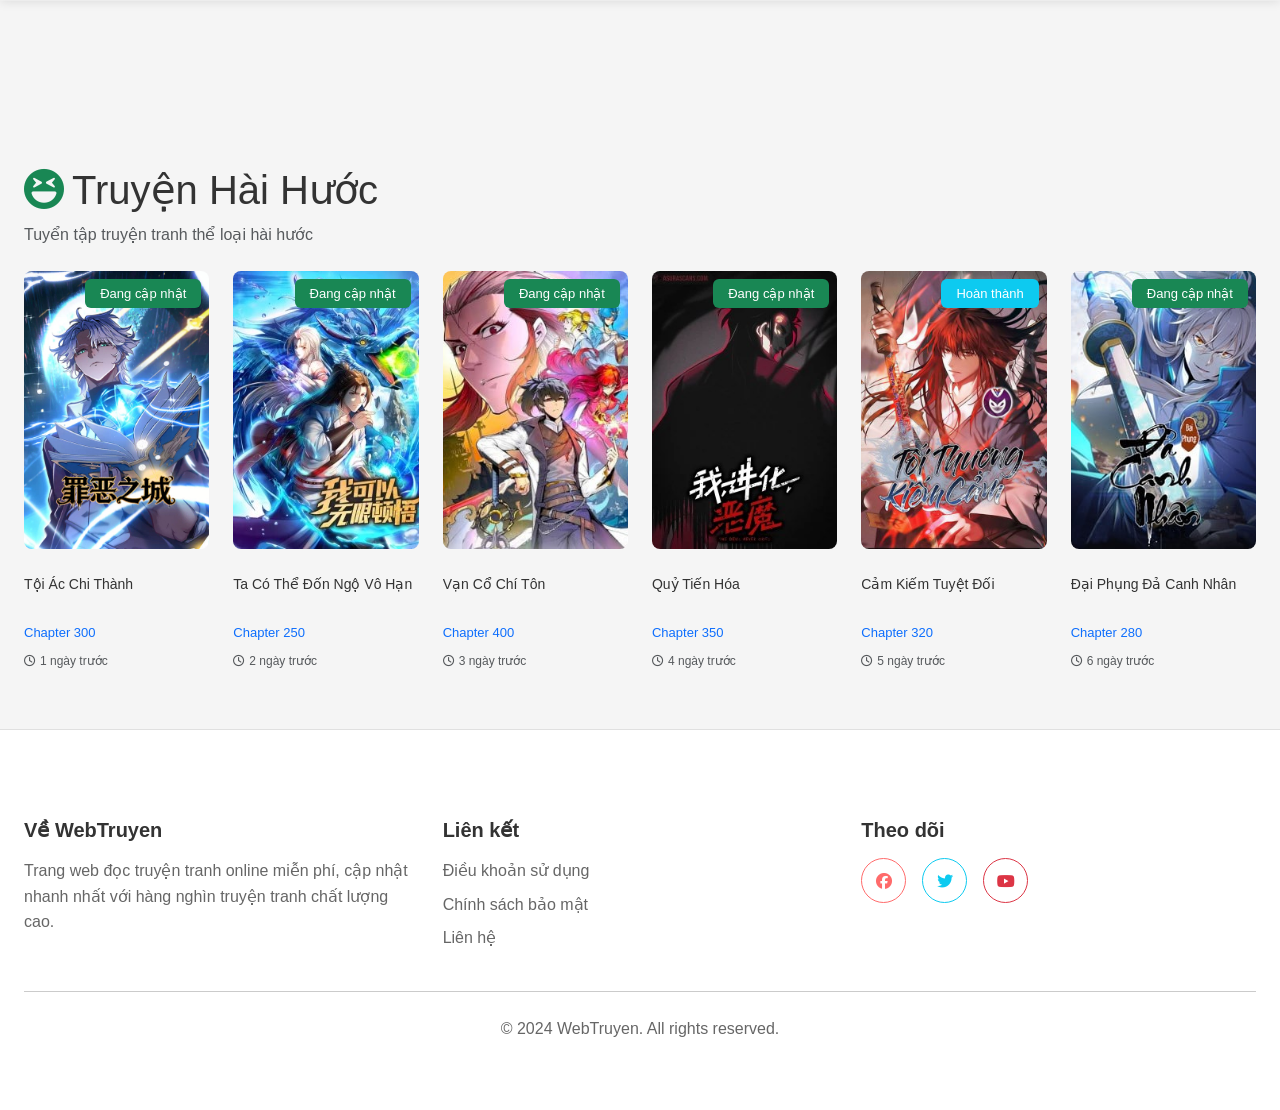
<file: hai-huoc.html>
<!DOCTYPE html>
<html lang="vi">
<head>
    <meta charset="UTF-8">
    <meta name="viewport" content="width=device-width, initial-scale=1.0">
    <title>Truyện Hài Hước - WebTruyen</title>
    <!-- Bootstrap CSS -->
    <link href="https://cdn.jsdelivr.net/npm/bootstrap@5.3.0/dist/css/bootstrap.min.css" rel="stylesheet">
    <!-- Font Awesome -->
    <link rel="stylesheet" href="https://cdnjs.cloudflare.com/ajax/libs/font-awesome/6.4.0/css/all.min.css">
    <!-- Custom CSS -->
    <link rel="stylesheet" href="style.css">
</head>
<body>
    <!-- Header -->
    <header class="header sticky-top">
        <div class="header-top">
            <div class="container-fluid px-3 px-md-4">
                <div class="row align-items-center py-3">
                    <div class="col-md-3 col-lg-2">
                        <div class="logo">
                            <a href="index.html" class="d-block">
                                <img src="img/imagen-nettruyen-pro-truya-n-tranh-0ori.webp" alt="WebTruyen Logo" class="img-fluid" style="height: 45px;">
                            </a>
                        </div>
                    </div>
                    <div class="col-md-5 col-lg-6">
                        <div class="search-box position-relative">
                            <input type="text" placeholder="Tìm truyện..." class="form-control search-input">
                            <button class="btn search-btn position-absolute end-0 top-50 translate-middle-y me-2">
                                <i class="fas fa-search"></i>
                            </button>
                        </div>
                    </div>
                    <div class="col-md-4 col-lg-4 text-end">
                        <div class="header-actions d-flex align-items-center justify-content-end gap-3">
                            <button class="btn theme-toggle" title="Đổi theme">
                                <i class="fas fa-moon"></i>
                            </button>
                            <a href="#" class="btn btn-primary login-btn">
                                <i class="fas fa-user me-2"></i>Đăng nhập
                            </a>
                        </div>
                    </div>
                </div>
            </div>
        </div>
        
        <!-- Navigation -->
        <nav class="navbar navbar-expand-lg">
            <div class="container-fluid px-3 px-md-4">
                <button class="navbar-toggler" type="button" data-bs-toggle="collapse" data-bs-target="#navbarNav">
                    <span class="navbar-toggler-icon"></span>
                </button>
                <div class="collapse navbar-collapse" id="navbarNav">
                    <ul class="navbar-nav nav-menu">
                        <li class="nav-item"><a href="index.html" class="nav-link"><i class="fas fa-home me-1"></i>Trang chủ</a></li>
                        <li class="nav-item"><a href="hot.html" class="nav-link"><i class="fas fa-fire me-1"></i>Hot</a></li>
                        <li class="nav-item"><a href="theo-doi.html" class="nav-link"><i class="fas fa-bookmark me-1"></i>Theo dõi</a></li>
                        <li class="nav-item"><a href="lich-su.html" class="nav-link"><i class="fas fa-history me-1"></i>Lịch sử</a></li>
                        <li class="nav-item dropdown">
                            <a class="nav-link dropdown-toggle" href="#" role="button" data-bs-toggle="dropdown">
                                <i class="fas fa-th me-1"></i>Thể loại
                            </a>
                            <ul class="dropdown-menu">
                                <li><a class="dropdown-item" href="hanh-dong.html">Hành động</a></li>
                                <li><a class="dropdown-item" href="tinh-cam.html">Tình cảm</a></li>
                                <li><a class="dropdown-item" href="hai-huoc.html">Hài hước</a></li>
                                <li><a class="dropdown-item" href="kinh-di.html">Kinh dị</a></li>
                            </ul>
                        </li>
                        <li class="nav-item"><a href="tim-truyen.html" class="nav-link"><i class="fas fa-search me-1"></i>Tìm truyện</a></li>
                        <li class="nav-item"><a href="con-gai.html" class="nav-link"><i class="fas fa-female me-1"></i>Con gái</a></li>
                        <li class="nav-item"><a href="con-trai.html" class="nav-link"><i class="fas fa-male me-1"></i>Con trai</a></li>
                    </ul>
                </div>
            </div>
        </nav>
    </header>

    <!-- Main Content -->
    <main class="main-content">
        <div class="container-fluid px-3 px-md-4 mt-4">
            <!-- Page Header -->
            <div class="page-header mb-4">
                <h1 class="mb-2">
                    <i class="fas fa-laugh-squint text-success me-2"></i>Truyện Hài Hước
                </h1>
                <p class="text-muted mb-0">Tuyển tập truyện tranh thể loại hài hước</p>
            </div>

            <!-- Featured Section -->
            <section class="featured-section mb-5">
                <div class="row g-4">
                    <div class="col-6 col-sm-4 col-md-3 col-lg-2">
                        <div class="comic-card h-100">
                            <a href="#" class="comic-image position-relative d-block mb-3 rounded-3 overflow-hidden">
                                <img src="img/toi-ac-chi-thanh.jpg" alt="Tội Ác Chi Thành" class="img-fluid w-100">
                                <div class="comic-overlay position-absolute top-0 end-0 m-2">
                                    <span class="badge bg-success">Đang cập nhật</span>
                                </div>
                            </a>
                            <div class="comic-info">
                                <h6 class="comic-title mb-2">
                                    <a href="#" class="text-decoration-none">Tội Ác Chi Thành</a>
                                </h6>
                                <a href="#" class="comic-chapter text-primary text-decoration-none d-block mb-2 small">Chapter 300</a>
                                <div class="comic-meta text-muted small">
                                    <i class="far fa-clock me-1"></i>1 ngày trước
                                </div>
                            </div>
                        </div>
                    </div>

                    <div class="col-6 col-sm-4 col-md-3 col-lg-2">
                        <div class="comic-card h-100">
                            <a href="#" class="comic-image position-relative d-block mb-3 rounded-3 overflow-hidden">
                                <img src="img/ta-co-the-don-ngo-vo-han.jpg" alt="Ta Có Thể Đốn Ngộ Vô Hạn" class="img-fluid w-100">
                                <div class="comic-overlay position-absolute top-0 end-0 m-2">
                                    <span class="badge bg-success">Đang cập nhật</span>
                                </div>
                            </a>
                            <div class="comic-info">
                                <h6 class="comic-title mb-2">
                                    <a href="#" class="text-decoration-none">Ta Có Thể Đốn Ngộ Vô Hạn</a>
                                </h6>
                                <a href="#" class="comic-chapter text-primary text-decoration-none d-block mb-2 small">Chapter 250</a>
                                <div class="comic-meta text-muted small">
                                    <i class="far fa-clock me-1"></i>2 ngày trước
                                </div>
                            </div>
                        </div>
                    </div>

                    <div class="col-6 col-sm-4 col-md-3 col-lg-2">
                        <div class="comic-card h-100">
                            <a href="#" class="comic-image position-relative d-block mb-3 rounded-3 overflow-hidden">
                                <img src="img/van-co-chi-ton.jpg" alt="Vạn Cổ Chí Tôn" class="img-fluid w-100">
                                <div class="comic-overlay position-absolute top-0 end-0 m-2">
                                    <span class="badge bg-success">Đang cập nhật</span>
                                </div>
                            </a>
                            <div class="comic-info">
                                <h6 class="comic-title mb-2">
                                    <a href="#" class="text-decoration-none">Vạn Cổ Chí Tôn</a>
                                </h6>
                                <a href="#" class="comic-chapter text-primary text-decoration-none d-block mb-2 small">Chapter 400</a>
                                <div class="comic-meta text-muted small">
                                    <i class="far fa-clock me-1"></i>3 ngày trước
                                </div>
                            </div>
                        </div>
                    </div>

                    <div class="col-6 col-sm-4 col-md-3 col-lg-2">
                        <div class="comic-card h-100">
                            <a href="#" class="comic-image position-relative d-block mb-3 rounded-3 overflow-hidden">
                                <img src="img/quy-tien-hoa.jpg" alt="Quỷ Tiến Hóa" class="img-fluid w-100">
                                <div class="comic-overlay position-absolute top-0 end-0 m-2">
                                    <span class="badge bg-success">Đang cập nhật</span>
                                </div>
                            </a>
                            <div class="comic-info">
                                <h6 class="comic-title mb-2">
                                    <a href="#" class="text-decoration-none">Quỷ Tiến Hóa</a>
                                </h6>
                                <a href="#" class="comic-chapter text-primary text-decoration-none d-block mb-2 small">Chapter 350</a>
                                <div class="comic-meta text-muted small">
                                    <i class="far fa-clock me-1"></i>4 ngày trước
                                </div>
                            </div>
                        </div>
                    </div>

                    <div class="col-6 col-sm-4 col-md-3 col-lg-2">
                        <div class="comic-card h-100">
                            <a href="#" class="comic-image position-relative d-block mb-3 rounded-3 overflow-hidden">
                                <img src="img/cam-kiem-tuyet-doi.jpg" alt="Cảm Kiếm Tuyệt Đối" class="img-fluid w-100">
                                <div class="comic-overlay position-absolute top-0 end-0 m-2">
                                    <span class="badge bg-info">Hoàn thành</span>
                                </div>
                            </a>
                            <div class="comic-info">
                                <h6 class="comic-title mb-2">
                                    <a href="#" class="text-decoration-none">Cảm Kiếm Tuyệt Đối</a>
                                </h6>
                                <a href="#" class="comic-chapter text-primary text-decoration-none d-block mb-2 small">Chapter 320</a>
                                <div class="comic-meta text-muted small">
                                    <i class="far fa-clock me-1"></i>5 ngày trước
                                </div>
                            </div>
                        </div>
                    </div>

                    <div class="col-6 col-sm-4 col-md-3 col-lg-2">
                        <div class="comic-card h-100">
                            <a href="#" class="comic-image position-relative d-block mb-3 rounded-3 overflow-hidden">
                                <img src="img/dai-phung-da-canh-nhan.jpg" alt="Đại Phụng Đả Canh Nhân" class="img-fluid w-100">
                                <div class="comic-overlay position-absolute top-0 end-0 m-2">
                                    <span class="badge bg-success">Đang cập nhật</span>
                                </div>
                            </a>
                            <div class="comic-info">
                                <h6 class="comic-title mb-2">
                                    <a href="#" class="text-decoration-none">Đại Phụng Đả Canh Nhân</a>
                                </h6>
                                <a href="#" class="comic-chapter text-primary text-decoration-none d-block mb-2 small">Chapter 280</a>
                                <div class="comic-meta text-muted small">
                                    <i class="far fa-clock me-1"></i>6 ngày trước
                                </div>
                            </div>
                        </div>
                    </div>
                </div>
            </section>
        </div>
    </main>

    <!-- Footer -->
    <footer class="footer mt-5">
        <div class="container-fluid px-3 px-md-4 py-5">
            <div class="row g-4">
                <div class="col-md-4">
                    <h5 class="mb-3">Về WebTruyen</h5>
                    <p class="text-muted">Trang web đọc truyện tranh online miễn phí, cập nhật nhanh nhất với hàng nghìn truyện tranh chất lượng cao.</p>
                </div>
                <div class="col-md-4">
                    <h5 class="mb-3">Liên kết</h5>
                    <ul class="list-unstyled">
                        <li class="mb-2"><a href="#" class="text-decoration-none text-muted">Điều khoản sử dụng</a></li>
                        <li class="mb-2"><a href="#" class="text-decoration-none text-muted">Chính sách bảo mật</a></li>
                        <li class="mb-2"><a href="#" class="text-decoration-none text-muted">Liên hệ</a></li>
                    </ul>
                </div>
                <div class="col-md-4">
                    <h5 class="mb-3">Theo dõi</h5>
                    <div class="social-links d-flex gap-3">
                        <a href="#" class="btn btn-outline-primary rounded-circle"><i class="fab fa-facebook"></i></a>
                        <a href="#" class="btn btn-outline-info rounded-circle"><i class="fab fa-twitter"></i></a>
                        <a href="#" class="btn btn-outline-danger rounded-circle"><i class="fab fa-youtube"></i></a>
                    </div>
                </div>
            </div>
            <hr class="my-4">
            <div class="text-center text-muted">
                <p class="mb-0">&copy; 2024 WebTruyen. All rights reserved.</p>
            </div>
        </div>
    </footer>

    <!-- Bootstrap JS -->
    <script src="https://cdn.jsdelivr.net/npm/bootstrap@5.3.0/dist/js/bootstrap.bundle.min.js"></script>
    <!-- Custom JS -->
    <script src="script.js"></script>
</body>
</html>
</file>
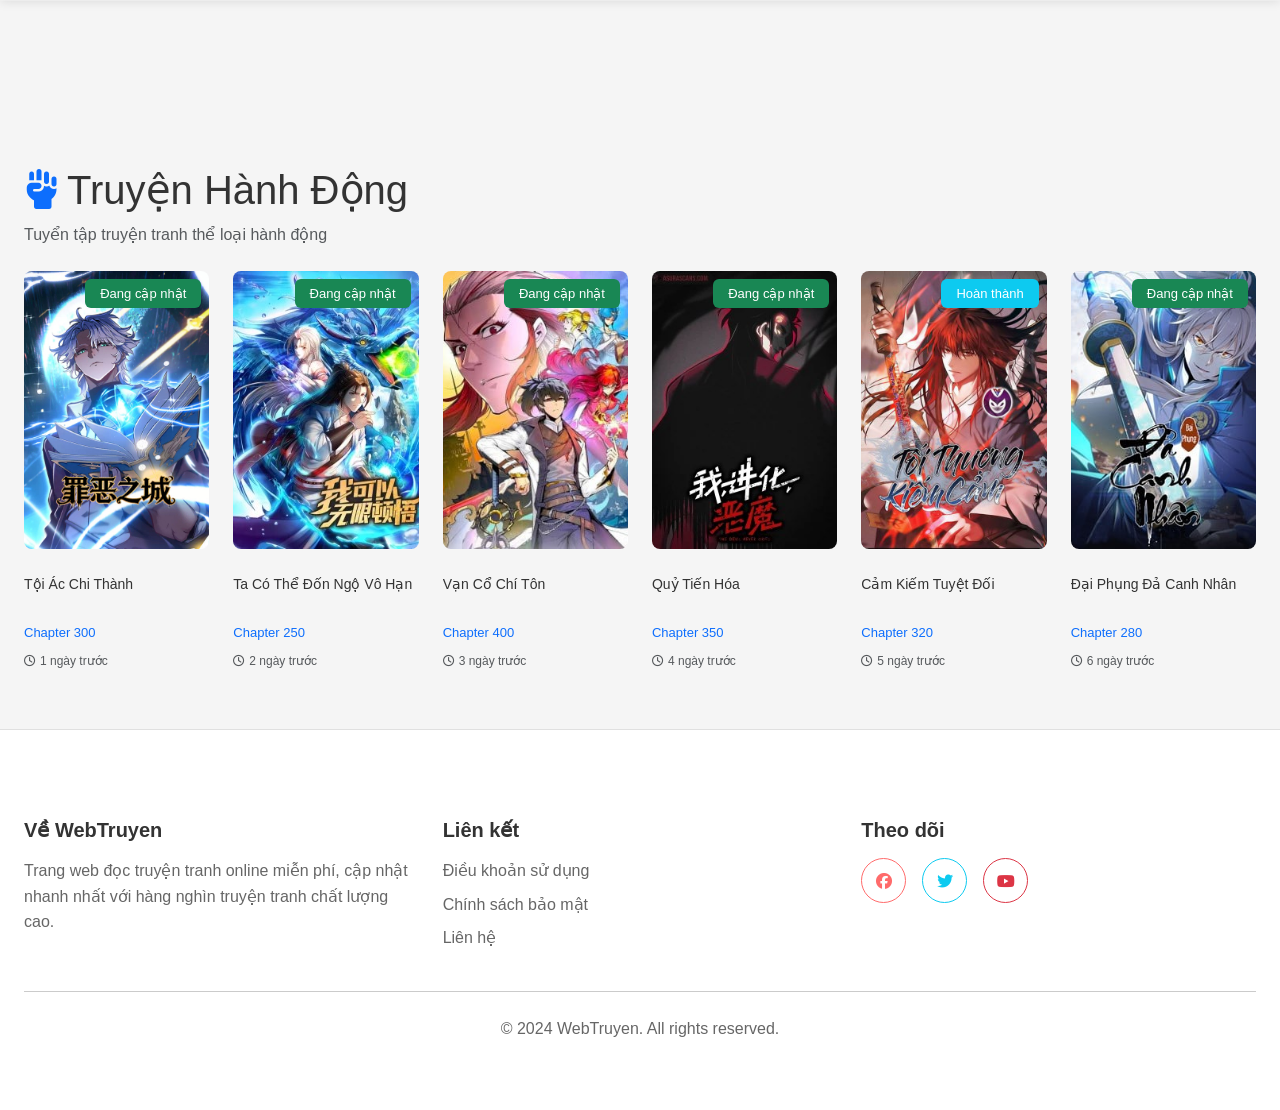
<file: hanh-dong.html>
<!DOCTYPE html>
<html lang="vi">
<head>
    <meta charset="UTF-8">
    <meta name="viewport" content="width=device-width, initial-scale=1.0">
    <title>Truyện Hành Động - WebTruyen</title>
    <!-- Bootstrap CSS -->
    <link href="https://cdn.jsdelivr.net/npm/bootstrap@5.3.0/dist/css/bootstrap.min.css" rel="stylesheet">
    <!-- Font Awesome -->
    <link rel="stylesheet" href="https://cdnjs.cloudflare.com/ajax/libs/font-awesome/6.4.0/css/all.min.css">
    <!-- Custom CSS -->
    <link rel="stylesheet" href="style.css">
</head>
<body>
    <!-- Header -->
    <header class="header sticky-top">
        <div class="header-top">
            <div class="container-fluid px-3 px-md-4">
                <div class="row align-items-center py-3">
                    <div class="col-md-3 col-lg-2">
                        <div class="logo">
                            <a href="index.html" class="d-block">
                                <img src="img/imagen-nettruyen-pro-truya-n-tranh-0ori.webp" alt="WebTruyen Logo" class="img-fluid" style="height: 45px;">
                            </a>
                        </div>
                    </div>
                    <div class="col-md-5 col-lg-6">
                        <div class="search-box position-relative">
                            <input type="text" placeholder="Tìm truyện..." class="form-control search-input">
                            <button class="btn search-btn position-absolute end-0 top-50 translate-middle-y me-2">
                                <i class="fas fa-search"></i>
                            </button>
                        </div>
                    </div>
                    <div class="col-md-4 col-lg-4 text-end">
                        <div class="header-actions d-flex align-items-center justify-content-end gap-3">
                            <button class="btn theme-toggle" title="Đổi theme">
                                <i class="fas fa-moon"></i>
                            </button>
                            <a href="#" class="btn btn-primary login-btn">
                                <i class="fas fa-user me-2"></i>Đăng nhập
                            </a>
                        </div>
                    </div>
                </div>
            </div>
        </div>
        
        <!-- Navigation -->
        <nav class="navbar navbar-expand-lg">
            <div class="container-fluid px-3 px-md-4">
                <button class="navbar-toggler" type="button" data-bs-toggle="collapse" data-bs-target="#navbarNav">
                    <span class="navbar-toggler-icon"></span>
                </button>
                <div class="collapse navbar-collapse" id="navbarNav">
                    <ul class="navbar-nav nav-menu">
                        <li class="nav-item"><a href="index.html" class="nav-link"><i class="fas fa-home me-1"></i>Trang chủ</a></li>
                        <li class="nav-item"><a href="hot.html" class="nav-link"><i class="fas fa-fire me-1"></i>Hot</a></li>
                        <li class="nav-item"><a href="theo-doi.html" class="nav-link"><i class="fas fa-bookmark me-1"></i>Theo dõi</a></li>
                        <li class="nav-item"><a href="lich-su.html" class="nav-link"><i class="fas fa-history me-1"></i>Lịch sử</a></li>
                        <li class="nav-item dropdown">
                            <a class="nav-link dropdown-toggle" href="#" role="button" data-bs-toggle="dropdown">
                                <i class="fas fa-th me-1"></i>Thể loại
                            </a>
                            <ul class="dropdown-menu">
                                <li><a class="dropdown-item" href="hanh-dong.html">Hành động</a></li>
                                <li><a class="dropdown-item" href="tinh-cam.html">Tình cảm</a></li>
                                <li><a class="dropdown-item" href="hai-huoc.html">Hài hước</a></li>
                                <li><a class="dropdown-item" href="kinh-di.html">Kinh dị</a></li>
                            </ul>
                        </li>
                        <li class="nav-item"><a href="tim-truyen.html" class="nav-link"><i class="fas fa-search me-1"></i>Tìm truyện</a></li>
                        <li class="nav-item"><a href="con-gai.html" class="nav-link"><i class="fas fa-female me-1"></i>Con gái</a></li>
                        <li class="nav-item"><a href="con-trai.html" class="nav-link"><i class="fas fa-male me-1"></i>Con trai</a></li>
                    </ul>
                </div>
            </div>
        </nav>
    </header>

    <!-- Main Content -->
    <main class="main-content">
        <div class="container-fluid px-3 px-md-4 mt-4">
            <!-- Page Header -->
            <div class="page-header mb-4">
                <h1 class="mb-2">
                    <i class="fas fa-fist-raised text-primary me-2"></i>Truyện Hành Động
                </h1>
                <p class="text-muted mb-0">Tuyển tập truyện tranh thể loại hành động</p>
            </div>

            <!-- Featured Section -->
            <section class="featured-section mb-5">
                <div class="row g-4">
                    <div class="col-6 col-sm-4 col-md-3 col-lg-2">
                        <div class="comic-card h-100">
                            <a href="#" class="comic-image position-relative d-block mb-3 rounded-3 overflow-hidden">
                                <img src="img/toi-ac-chi-thanh.jpg" alt="Tội Ác Chi Thành" class="img-fluid w-100">
                                <div class="comic-overlay position-absolute top-0 end-0 m-2">
                                    <span class="badge bg-success">Đang cập nhật</span>
                                </div>
                            </a>
                            <div class="comic-info">
                                <h6 class="comic-title mb-2">
                                    <a href="#" class="text-decoration-none">Tội Ác Chi Thành</a>
                                </h6>
                                <a href="#" class="comic-chapter text-primary text-decoration-none d-block mb-2 small">Chapter 300</a>
                                <div class="comic-meta text-muted small">
                                    <i class="far fa-clock me-1"></i>1 ngày trước
                                </div>
                            </div>
                        </div>
                    </div>

                    <div class="col-6 col-sm-4 col-md-3 col-lg-2">
                        <div class="comic-card h-100">
                            <a href="#" class="comic-image position-relative d-block mb-3 rounded-3 overflow-hidden">
                                <img src="img/ta-co-the-don-ngo-vo-han.jpg" alt="Ta Có Thể Đốn Ngộ Vô Hạn" class="img-fluid w-100">
                                <div class="comic-overlay position-absolute top-0 end-0 m-2">
                                    <span class="badge bg-success">Đang cập nhật</span>
                                </div>
                            </a>
                            <div class="comic-info">
                                <h6 class="comic-title mb-2">
                                    <a href="#" class="text-decoration-none">Ta Có Thể Đốn Ngộ Vô Hạn</a>
                                </h6>
                                <a href="#" class="comic-chapter text-primary text-decoration-none d-block mb-2 small">Chapter 250</a>
                                <div class="comic-meta text-muted small">
                                    <i class="far fa-clock me-1"></i>2 ngày trước
                                </div>
                            </div>
                        </div>
                    </div>

                    <div class="col-6 col-sm-4 col-md-3 col-lg-2">
                        <div class="comic-card h-100">
                            <a href="#" class="comic-image position-relative d-block mb-3 rounded-3 overflow-hidden">
                                <img src="img/van-co-chi-ton.jpg" alt="Vạn Cổ Chí Tôn" class="img-fluid w-100">
                                <div class="comic-overlay position-absolute top-0 end-0 m-2">
                                    <span class="badge bg-success">Đang cập nhật</span>
                                </div>
                            </a>
                            <div class="comic-info">
                                <h6 class="comic-title mb-2">
                                    <a href="#" class="text-decoration-none">Vạn Cổ Chí Tôn</a>
                                </h6>
                                <a href="#" class="comic-chapter text-primary text-decoration-none d-block mb-2 small">Chapter 400</a>
                                <div class="comic-meta text-muted small">
                                    <i class="far fa-clock me-1"></i>3 ngày trước
                                </div>
                            </div>
                        </div>
                    </div>

                    <div class="col-6 col-sm-4 col-md-3 col-lg-2">
                        <div class="comic-card h-100">
                            <a href="#" class="comic-image position-relative d-block mb-3 rounded-3 overflow-hidden">
                                <img src="img/quy-tien-hoa.jpg" alt="Quỷ Tiến Hóa" class="img-fluid w-100">
                                <div class="comic-overlay position-absolute top-0 end-0 m-2">
                                    <span class="badge bg-success">Đang cập nhật</span>
                                </div>
                            </a>
                            <div class="comic-info">
                                <h6 class="comic-title mb-2">
                                    <a href="#" class="text-decoration-none">Quỷ Tiến Hóa</a>
                                </h6>
                                <a href="#" class="comic-chapter text-primary text-decoration-none d-block mb-2 small">Chapter 350</a>
                                <div class="comic-meta text-muted small">
                                    <i class="far fa-clock me-1"></i>4 ngày trước
                                </div>
                            </div>
                        </div>
                    </div>

                    <div class="col-6 col-sm-4 col-md-3 col-lg-2">
                        <div class="comic-card h-100">
                            <a href="#" class="comic-image position-relative d-block mb-3 rounded-3 overflow-hidden">
                                <img src="img/cam-kiem-tuyet-doi.jpg" alt="Cảm Kiếm Tuyệt Đối" class="img-fluid w-100">
                                <div class="comic-overlay position-absolute top-0 end-0 m-2">
                                    <span class="badge bg-info">Hoàn thành</span>
                                </div>
                            </a>
                            <div class="comic-info">
                                <h6 class="comic-title mb-2">
                                    <a href="#" class="text-decoration-none">Cảm Kiếm Tuyệt Đối</a>
                                </h6>
                                <a href="#" class="comic-chapter text-primary text-decoration-none d-block mb-2 small">Chapter 320</a>
                                <div class="comic-meta text-muted small">
                                    <i class="far fa-clock me-1"></i>5 ngày trước
                                </div>
                            </div>
                        </div>
                    </div>

                    <div class="col-6 col-sm-4 col-md-3 col-lg-2">
                        <div class="comic-card h-100">
                            <a href="#" class="comic-image position-relative d-block mb-3 rounded-3 overflow-hidden">
                                <img src="img/dai-phung-da-canh-nhan.jpg" alt="Đại Phụng Đả Canh Nhân" class="img-fluid w-100">
                                <div class="comic-overlay position-absolute top-0 end-0 m-2">
                                    <span class="badge bg-success">Đang cập nhật</span>
                                </div>
                            </a>
                            <div class="comic-info">
                                <h6 class="comic-title mb-2">
                                    <a href="#" class="text-decoration-none">Đại Phụng Đả Canh Nhân</a>
                                </h6>
                                <a href="#" class="comic-chapter text-primary text-decoration-none d-block mb-2 small">Chapter 280</a>
                                <div class="comic-meta text-muted small">
                                    <i class="far fa-clock me-1"></i>6 ngày trước
                                </div>
                            </div>
                        </div>
                    </div>
                </div>
            </section>
        </div>
    </main>

    <!-- Footer -->
    <footer class="footer mt-5">
        <div class="container-fluid px-3 px-md-4 py-5">
            <div class="row g-4">
                <div class="col-md-4">
                    <h5 class="mb-3">Về WebTruyen</h5>
                    <p class="text-muted">Trang web đọc truyện tranh online miễn phí, cập nhật nhanh nhất với hàng nghìn truyện tranh chất lượng cao.</p>
                </div>
                <div class="col-md-4">
                    <h5 class="mb-3">Liên kết</h5>
                    <ul class="list-unstyled">
                        <li class="mb-2"><a href="#" class="text-decoration-none text-muted">Điều khoản sử dụng</a></li>
                        <li class="mb-2"><a href="#" class="text-decoration-none text-muted">Chính sách bảo mật</a></li>
                        <li class="mb-2"><a href="#" class="text-decoration-none text-muted">Liên hệ</a></li>
                    </ul>
                </div>
                <div class="col-md-4">
                    <h5 class="mb-3">Theo dõi</h5>
                    <div class="social-links d-flex gap-3">
                        <a href="#" class="btn btn-outline-primary rounded-circle"><i class="fab fa-facebook"></i></a>
                        <a href="#" class="btn btn-outline-info rounded-circle"><i class="fab fa-twitter"></i></a>
                        <a href="#" class="btn btn-outline-danger rounded-circle"><i class="fab fa-youtube"></i></a>
                    </div>
                </div>
            </div>
            <hr class="my-4">
            <div class="text-center text-muted">
                <p class="mb-0">&copy; 2024 WebTruyen. All rights reserved.</p>
            </div>
        </div>
    </footer>

    <!-- Bootstrap JS -->
    <script src="https://cdn.jsdelivr.net/npm/bootstrap@5.3.0/dist/js/bootstrap.bundle.min.js"></script>
    <!-- Custom JS -->
    <script src="script.js"></script>
</body>
</html>
</file>
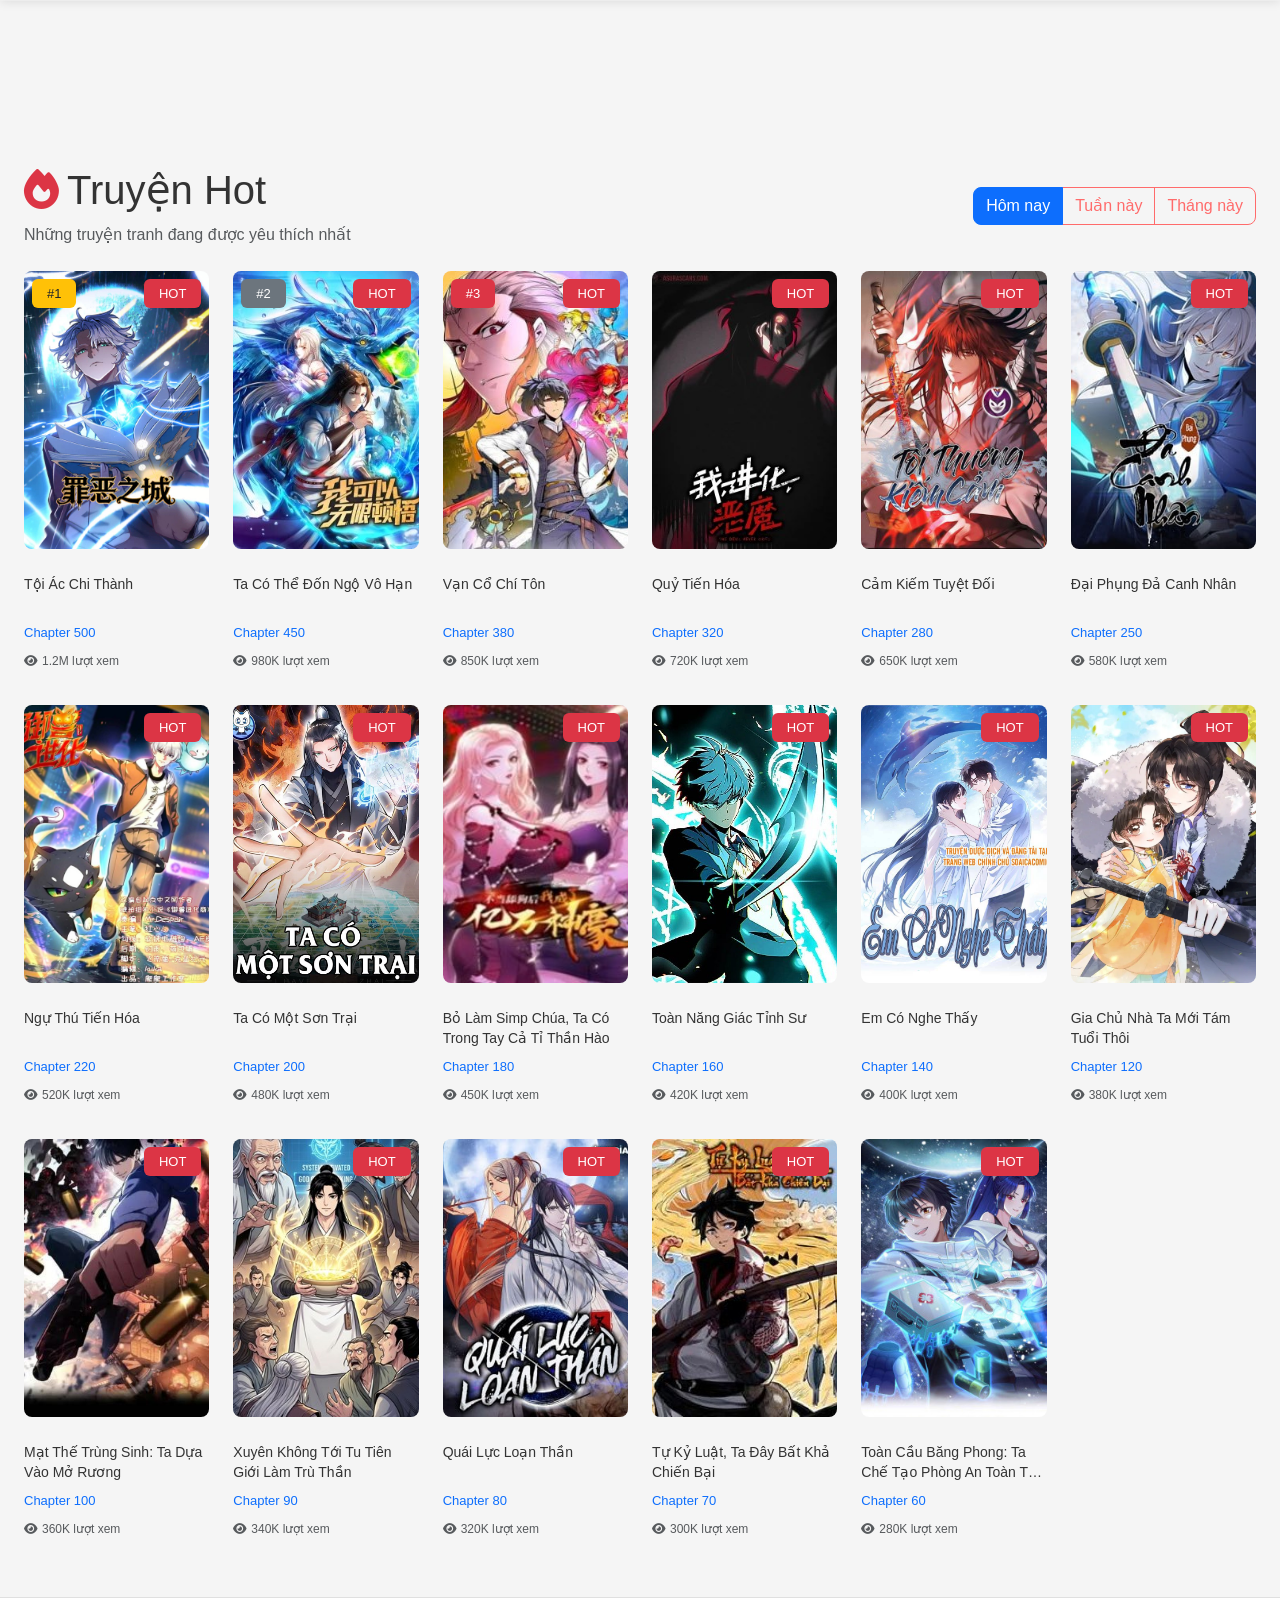
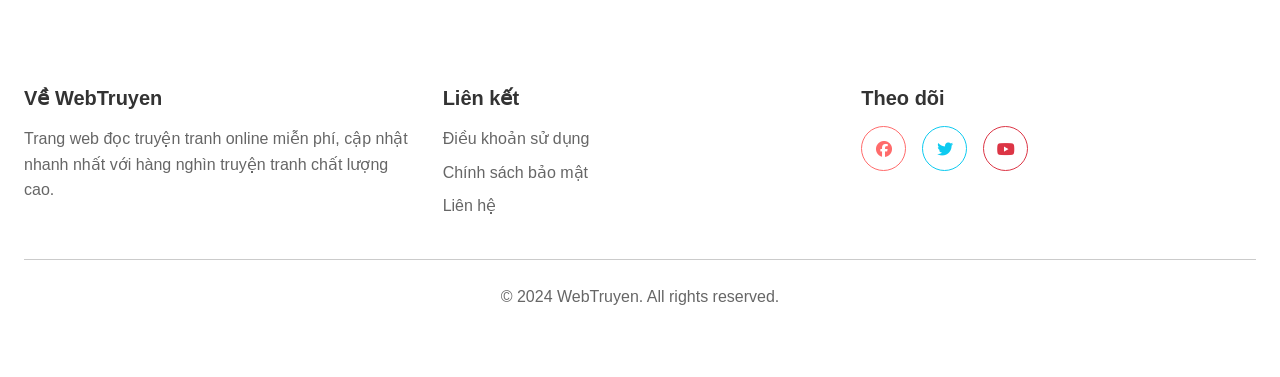
<file: hot.html>
<!DOCTYPE html>
<html lang="vi">
<head>
    <meta charset="UTF-8">
    <meta name="viewport" content="width=device-width, initial-scale=1.0">
    <title>Truyện Hot - WebTruyen</title>
    <!-- Bootstrap CSS -->
    <link href="https://cdn.jsdelivr.net/npm/bootstrap@5.3.0/dist/css/bootstrap.min.css" rel="stylesheet">
    <!-- Font Awesome -->
    <link rel="stylesheet" href="https://cdnjs.cloudflare.com/ajax/libs/font-awesome/6.4.0/css/all.min.css">
    <!-- Custom CSS -->
    <link rel="stylesheet" href="style.css">
</head>
<body>
    <!-- Header -->
    <header class="header sticky-top">
        <div class="header-top">
            <div class="container-fluid px-3 px-md-4">
                <div class="row align-items-center py-3">
                    <div class="col-md-3 col-lg-2">
                        <div class="logo">
                            <a href="index.html" class="d-block">
                                <img src="img/imagen-nettruyen-pro-truya-n-tranh-0ori.webp" alt="WebTruyen Logo" class="img-fluid" style="height: 45px;">
                            </a>
                        </div>
                    </div>
                    <div class="col-md-5 col-lg-6">
                        <div class="search-box position-relative">
                            <input type="text" placeholder="Tìm truyện..." class="form-control search-input">
                            <button class="btn search-btn position-absolute end-0 top-50 translate-middle-y me-2">
                                <i class="fas fa-search"></i>
                            </button>
                        </div>
                    </div>
                    <div class="col-md-4 col-lg-4 text-end">
                        <div class="header-actions d-flex align-items-center justify-content-end gap-3">
                            <button class="btn theme-toggle" title="Đổi theme">
                                <i class="fas fa-moon"></i>
                            </button>
                            <a href="#" class="btn btn-primary login-btn">
                                <i class="fas fa-user me-2"></i>Đăng nhập
                            </a>
                        </div>
                    </div>
                </div>
            </div>
        </div>
        
        <!-- Navigation -->
        <nav class="navbar navbar-expand-lg">
            <div class="container-fluid px-3 px-md-4">
                <button class="navbar-toggler" type="button" data-bs-toggle="collapse" data-bs-target="#navbarNav">
                    <span class="navbar-toggler-icon"></span>
                </button>
                <div class="collapse navbar-collapse" id="navbarNav">
                    <ul class="navbar-nav nav-menu">
                        <li class="nav-item"><a href="index.html" class="nav-link"><i class="fas fa-home me-1"></i>Trang chủ</a></li>
                        <li class="nav-item"><a href="hot.html" class="nav-link active"><i class="fas fa-fire me-1"></i>Hot</a></li>
                        <li class="nav-item"><a href="theo-doi.html" class="nav-link"><i class="fas fa-bookmark me-1"></i>Theo dõi</a></li>
                        <li class="nav-item"><a href="lich-su.html" class="nav-link"><i class="fas fa-history me-1"></i>Lịch sử</a></li>
                        <li class="nav-item dropdown">
                            <a class="nav-link dropdown-toggle" href="#" role="button" data-bs-toggle="dropdown">
                                <i class="fas fa-th me-1"></i>Thể loại
                            </a>
                            <ul class="dropdown-menu">
                                <li><a class="dropdown-item" href="hanh-dong.html">Hành động</a></li>
                                <li><a class="dropdown-item" href="tinh-cam.html">Tình cảm</a></li>
                                <li><a class="dropdown-item" href="hai-huoc.html">Hài hước</a></li>
                                <li><a class="dropdown-item" href="kinh-di.html">Kinh dị</a></li>
                            </ul>
                        </li>
                     
                        <li class="nav-item"><a href="tim-truyen.html" class="nav-link"><i class="fas fa-search me-1"></i>Tìm truyện</a></li>
                        <li class="nav-item"><a href="con-gai.html" class="nav-link"><i class="fas fa-female me-1"></i>Con gái</a></li>
                        <li class="nav-item"><a href="con-trai.html" class="nav-link"><i class="fas fa-male me-1"></i>Con trai</a></li>
                    </ul>
                </div>
            </div>
        </nav>
    </header>

    <!-- Main Content -->
    <main class="main-content">
        <div class="container-fluid px-3 px-md-4 mt-4">
            <!-- Page Header -->
            <div class="page-header mb-4">
                <div class="d-flex justify-content-between align-items-center flex-wrap gap-3">
                    <div>
                        <h1 class="mb-2">
                            <i class="fas fa-fire text-danger me-2"></i>Truyện Hot
                        </h1>
                        <p class="text-muted mb-0">Những truyện tranh đang được yêu thích nhất</p>
                    </div>
                    <div class="btn-group" role="group">
                        <input type="radio" class="btn-check" name="filter" id="filter-day" checked>
                        <label class="btn btn-outline-primary" for="filter-day">Hôm nay</label>
                        <input type="radio" class="btn-check" name="filter" id="filter-week">
                        <label class="btn btn-outline-primary" for="filter-week">Tuần này</label>
                        <input type="radio" class="btn-check" name="filter" id="filter-month">
                        <label class="btn btn-outline-primary" for="filter-month">Tháng này</label>
                    </div>
                </div>
            </div>

            <!-- Hot Comics Grid -->
            <section class="featured-section mb-5">
                <div class="row g-4">
                    <div class="col-6 col-sm-4 col-md-3 col-lg-2">
                        <div class="comic-card h-100">
                            <a href="#" class="comic-image position-relative d-block mb-3 rounded-3 overflow-hidden">
                                <img src="img/toi-ac-chi-thanh.jpg" alt="Tội Ác Chi Thành" class="img-fluid w-100">
                                <div class="comic-overlay position-absolute top-0 end-0 m-2">
                                    <span class="badge bg-danger hot-badge">HOT</span>
                                </div>
                                <div class="position-absolute top-0 start-0 m-2">
                                    <span class="badge bg-warning text-dark">#1</span>
                                </div>
                            </a>
                            <div class="comic-info">
                                <h6 class="comic-title mb-2">
                                    <a href="#" class="text-decoration-none">Tội Ác Chi Thành</a>
                                </h6>
                                <a href="#" class="comic-chapter text-primary text-decoration-none d-block mb-2 small">Chapter 500</a>
                                <div class="comic-meta text-muted small">
                                    <i class="fas fa-eye me-1"></i>1.2M lượt xem
                                </div>
                            </div>
                        </div>
                    </div>

                    <div class="col-6 col-sm-4 col-md-3 col-lg-2">
                        <div class="comic-card h-100">
                            <a href="#" class="comic-image position-relative d-block mb-3 rounded-3 overflow-hidden">
                                <img src="img/ta-co-the-don-ngo-vo-han.jpg" alt="Ta Có Thể Đốn Ngộ Vô Hạn" class="img-fluid w-100">
                                <div class="comic-overlay position-absolute top-0 end-0 m-2">
                                    <span class="badge bg-danger hot-badge">HOT</span>
                                </div>
                                <div class="position-absolute top-0 start-0 m-2">
                                    <span class="badge bg-secondary">#2</span>
                                </div>
                            </a>
                            <div class="comic-info">
                                <h6 class="comic-title mb-2">
                                    <a href="#" class="text-decoration-none">Ta Có Thể Đốn Ngộ Vô Hạn</a>
                                </h6>
                                <a href="#" class="comic-chapter text-primary text-decoration-none d-block mb-2 small">Chapter 450</a>
                                <div class="comic-meta text-muted small">
                                    <i class="fas fa-eye me-1"></i>980K lượt xem
                                </div>
                            </div>
                        </div>
                    </div>

                    <div class="col-6 col-sm-4 col-md-3 col-lg-2">
                        <div class="comic-card h-100">
                            <a href="#" class="comic-image position-relative d-block mb-3 rounded-3 overflow-hidden">
                                <img src="img/van-co-chi-ton.jpg" alt="Vạn Cổ Chí Tôn" class="img-fluid w-100">
                                <div class="comic-overlay position-absolute top-0 end-0 m-2">
                                    <span class="badge bg-danger hot-badge">HOT</span>
                                </div>
                                <div class="position-absolute top-0 start-0 m-2">
                                    <span class="badge bg-danger">#3</span>
                                </div>
                            </a>
                            <div class="comic-info">
                                <h6 class="comic-title mb-2">
                                    <a href="#" class="text-decoration-none">Vạn Cổ Chí Tôn</a>
                                </h6>
                                <a href="#" class="comic-chapter text-primary text-decoration-none d-block mb-2 small">Chapter 380</a>
                                <div class="comic-meta text-muted small">
                                    <i class="fas fa-eye me-1"></i>850K lượt xem
                                </div>
                            </div>
                        </div>
                    </div>

                    <div class="col-6 col-sm-4 col-md-3 col-lg-2">
                        <div class="comic-card h-100">
                            <a href="#" class="comic-image position-relative d-block mb-3 rounded-3 overflow-hidden">
                                <img src="img/quy-tien-hoa.jpg" alt="Quỷ Tiến Hóa" class="img-fluid w-100">
                                <div class="comic-overlay position-absolute top-0 end-0 m-2">
                                    <span class="badge bg-danger hot-badge">HOT</span>
                                </div>
                            </a>
                            <div class="comic-info">
                                <h6 class="comic-title mb-2">
                                    <a href="#" class="text-decoration-none">Quỷ Tiến Hóa</a>
                                </h6>
                                <a href="#" class="comic-chapter text-primary text-decoration-none d-block mb-2 small">Chapter 320</a>
                                <div class="comic-meta text-muted small">
                                    <i class="fas fa-eye me-1"></i>720K lượt xem
                                </div>
                            </div>
                        </div>
                    </div>

                    <div class="col-6 col-sm-4 col-md-3 col-lg-2">
                        <div class="comic-card h-100">
                            <a href="#" class="comic-image position-relative d-block mb-3 rounded-3 overflow-hidden">
                                <img src="img/cam-kiem-tuyet-doi.jpg" alt="Cảm Kiếm Tuyệt Đối" class="img-fluid w-100">
                                <div class="comic-overlay position-absolute top-0 end-0 m-2">
                                    <span class="badge bg-danger hot-badge">HOT</span>
                                </div>
                            </a>
                            <div class="comic-info">
                                <h6 class="comic-title mb-2">
                                    <a href="#" class="text-decoration-none">Cảm Kiếm Tuyệt Đối</a>
                                </h6>
                                <a href="#" class="comic-chapter text-primary text-decoration-none d-block mb-2 small">Chapter 280</a>
                                <div class="comic-meta text-muted small">
                                    <i class="fas fa-eye me-1"></i>650K lượt xem
                                </div>
                            </div>
                        </div>
                    </div>

                    <div class="col-6 col-sm-4 col-md-3 col-lg-2">
                        <div class="comic-card h-100">
                            <a href="#" class="comic-image position-relative d-block mb-3 rounded-3 overflow-hidden">
                                <img src="img/dai-phung-da-canh-nhan.jpg" alt="Đại Phụng Đả Canh Nhân" class="img-fluid w-100">
                                <div class="comic-overlay position-absolute top-0 end-0 m-2">
                                    <span class="badge bg-danger hot-badge">HOT</span>
                                </div>
                            </a>
                            <div class="comic-info">
                                <h6 class="comic-title mb-2">
                                    <a href="#" class="text-decoration-none">Đại Phụng Đả Canh Nhân</a>
                                </h6>
                                <a href="#" class="comic-chapter text-primary text-decoration-none d-block mb-2 small">Chapter 250</a>
                                <div class="comic-meta text-muted small">
                                    <i class="fas fa-eye me-1"></i>580K lượt xem
                                </div>
                            </div>
                        </div>
                    </div>

                    <div class="col-6 col-sm-4 col-md-3 col-lg-2">
                        <div class="comic-card h-100">
                            <a href="#" class="comic-image position-relative d-block mb-3 rounded-3 overflow-hidden">
                                <img src="img/ngu-thu-tien-hoa.jpg" alt="Ngự Thú Tiến Hóa" class="img-fluid w-100">
                                <div class="comic-overlay position-absolute top-0 end-0 m-2">
                                    <span class="badge bg-danger hot-badge">HOT</span>
                                </div>
                            </a>
                            <div class="comic-info">
                                <h6 class="comic-title mb-2">
                                    <a href="#" class="text-decoration-none">Ngự Thú Tiến Hóa</a>
                                </h6>
                                <a href="#" class="comic-chapter text-primary text-decoration-none d-block mb-2 small">Chapter 220</a>
                                <div class="comic-meta text-muted small">
                                    <i class="fas fa-eye me-1"></i>520K lượt xem
                                </div>
                            </div>
                        </div>
                    </div>

                    <div class="col-6 col-sm-4 col-md-3 col-lg-2">
                        <div class="comic-card h-100">
                            <a href="#" class="comic-image position-relative d-block mb-3 rounded-3 overflow-hidden">
                                <img src="img/ta-co-mot-son-trai.jpg" alt="Ta Có Một Sơn Trại" class="img-fluid w-100">
                                <div class="comic-overlay position-absolute top-0 end-0 m-2">
                                    <span class="badge bg-danger hot-badge">HOT</span>
                                </div>
                            </a>
                            <div class="comic-info">
                                <h6 class="comic-title mb-2">
                                    <a href="#" class="text-decoration-none">Ta Có Một Sơn Trại</a>
                                </h6>
                                <a href="#" class="comic-chapter text-primary text-decoration-none d-block mb-2 small">Chapter 200</a>
                                <div class="comic-meta text-muted small">
                                    <i class="fas fa-eye me-1"></i>480K lượt xem
                                </div>
                            </div>
                        </div>
                    </div>

                    <div class="col-6 col-sm-4 col-md-3 col-lg-2">
                        <div class="comic-card h-100">
                            <a href="#" class="comic-image position-relative d-block mb-3 rounded-3 overflow-hidden">
                                <img src="img/bo-lam-simp-chua-ta-co-trong-tay-ca-ti-than-hao.jpg" alt="Bỏ Làm Simp Chúa, Ta Có Trong Tay Cả Tỉ Thần Hào" class="img-fluid w-100">
                                <div class="comic-overlay position-absolute top-0 end-0 m-2">
                                    <span class="badge bg-danger hot-badge">HOT</span>
                                </div>
                            </a>
                            <div class="comic-info">
                                <h6 class="comic-title mb-2">
                                    <a href="#" class="text-decoration-none">Bỏ Làm Simp Chúa, Ta Có Trong Tay Cả Tỉ Thần Hào</a>
                                </h6>
                                <a href="#" class="comic-chapter text-primary text-decoration-none d-block mb-2 small">Chapter 180</a>
                                <div class="comic-meta text-muted small">
                                    <i class="fas fa-eye me-1"></i>450K lượt xem
                                </div>
                            </div>
                        </div>
                    </div>

                    <div class="col-6 col-sm-4 col-md-3 col-lg-2">
                        <div class="comic-card h-100">
                            <a href="#" class="comic-image position-relative d-block mb-3 rounded-3 overflow-hidden">
                                <img src="img/toan-nang-giac-tinh-su.jpg" alt="Toàn Năng Giác Tỉnh Sư" class="img-fluid w-100">
                                <div class="comic-overlay position-absolute top-0 end-0 m-2">
                                    <span class="badge bg-danger hot-badge">HOT</span>
                                </div>
                            </a>
                            <div class="comic-info">
                                <h6 class="comic-title mb-2">
                                    <a href="#" class="text-decoration-none">Toàn Năng Giác Tỉnh Sư</a>
                                </h6>
                                <a href="#" class="comic-chapter text-primary text-decoration-none d-block mb-2 small">Chapter 160</a>
                                <div class="comic-meta text-muted small">
                                    <i class="fas fa-eye me-1"></i>420K lượt xem
                                </div>
                            </div>
                        </div>
                    </div>

                    <div class="col-6 col-sm-4 col-md-3 col-lg-2">
                        <div class="comic-card h-100">
                            <a href="#" class="comic-image position-relative d-block mb-3 rounded-3 overflow-hidden">
                                <img src="img/em-co-nghe-thay.jpg" alt="Em Có Nghe Thấy" class="img-fluid w-100">
                                <div class="comic-overlay position-absolute top-0 end-0 m-2">
                                    <span class="badge bg-danger hot-badge">HOT</span>
                                </div>
                            </a>
                            <div class="comic-info">
                                <h6 class="comic-title mb-2">
                                    <a href="#" class="text-decoration-none">Em Có Nghe Thấy</a>
                                </h6>
                                <a href="#" class="comic-chapter text-primary text-decoration-none d-block mb-2 small">Chapter 140</a>
                                <div class="comic-meta text-muted small">
                                    <i class="fas fa-eye me-1"></i>400K lượt xem
                                </div>
                            </div>
                        </div>
                    </div>

                    <div class="col-6 col-sm-4 col-md-3 col-lg-2">
                        <div class="comic-card h-100">
                            <a href="#" class="comic-image position-relative d-block mb-3 rounded-3 overflow-hidden">
                                <img src="img/gia-chu-nha-ta-moi-tam-tuoi-thoi.jpg" alt="Gia Chủ Nhà Ta Mới Tám Tuổi Thôi" class="img-fluid w-100">
                                <div class="comic-overlay position-absolute top-0 end-0 m-2">
                                    <span class="badge bg-danger hot-badge">HOT</span>
                                </div>
                            </a>
                            <div class="comic-info">
                                <h6 class="comic-title mb-2">
                                    <a href="#" class="text-decoration-none">Gia Chủ Nhà Ta Mới Tám Tuổi Thôi</a>
                                </h6>
                                <a href="#" class="comic-chapter text-primary text-decoration-none d-block mb-2 small">Chapter 120</a>
                                <div class="comic-meta text-muted small">
                                    <i class="fas fa-eye me-1"></i>380K lượt xem
                                </div>
                            </div>
                        </div>
                    </div>

                    <div class="col-6 col-sm-4 col-md-3 col-lg-2">
                        <div class="comic-card h-100">
                            <a href="#" class="comic-image position-relative d-block mb-3 rounded-3 overflow-hidden">
                                <img src="img/mat-the-trung-sinh-ta-dua-vao-mo-ruong-van-dinh-dinh-phong.jpg" alt="Mạt Thế Trùng Sinh: Ta Dựa Vào Mở Rương" class="img-fluid w-100">
                                <div class="comic-overlay position-absolute top-0 end-0 m-2">
                                    <span class="badge bg-danger hot-badge">HOT</span>
                                </div>
                            </a>
                            <div class="comic-info">
                                <h6 class="comic-title mb-2">
                                    <a href="#" class="text-decoration-none">Mạt Thế Trùng Sinh: Ta Dựa Vào Mở Rương</a>
                                </h6>
                                <a href="#" class="comic-chapter text-primary text-decoration-none d-block mb-2 small">Chapter 100</a>
                                <div class="comic-meta text-muted small">
                                    <i class="fas fa-eye me-1"></i>360K lượt xem
                                </div>
                            </div>
                        </div>
                    </div>

                    <div class="col-6 col-sm-4 col-md-3 col-lg-2">
                        <div class="comic-card h-100">
                            <a href="#" class="comic-image position-relative d-block mb-3 rounded-3 overflow-hidden">
                                <img src="img/xuyen-khong-toi-tu-tien-gioi-lam-tru-than.jpg" alt="Xuyên Không Tới Tu Tiên Giới Làm Trù Thần" class="img-fluid w-100">
                                <div class="comic-overlay position-absolute top-0 end-0 m-2">
                                    <span class="badge bg-danger hot-badge">HOT</span>
                                </div>
                            </a>
                            <div class="comic-info">
                                <h6 class="comic-title mb-2">
                                    <a href="#" class="text-decoration-none">Xuyên Không Tới Tu Tiên Giới Làm Trù Thần</a>
                                </h6>
                                <a href="#" class="comic-chapter text-primary text-decoration-none d-block mb-2 small">Chapter 90</a>
                                <div class="comic-meta text-muted small">
                                    <i class="fas fa-eye me-1"></i>340K lượt xem
                                </div>
                            </div>
                        </div>
                    </div>

                    <div class="col-6 col-sm-4 col-md-3 col-lg-2">
                        <div class="comic-card h-100">
                            <a href="#" class="comic-image position-relative d-block mb-3 rounded-3 overflow-hidden">
                                <img src="img/quai-luc-loan-than.jpg" alt="Quái Lực Loạn Thần" class="img-fluid w-100">
                                <div class="comic-overlay position-absolute top-0 end-0 m-2">
                                    <span class="badge bg-danger hot-badge">HOT</span>
                                </div>
                            </a>
                            <div class="comic-info">
                                <h6 class="comic-title mb-2">
                                    <a href="#" class="text-decoration-none">Quái Lực Loạn Thần</a>
                                </h6>
                                <a href="#" class="comic-chapter text-primary text-decoration-none d-block mb-2 small">Chapter 80</a>
                                <div class="comic-meta text-muted small">
                                    <i class="fas fa-eye me-1"></i>320K lượt xem
                                </div>
                            </div>
                        </div>
                    </div>

                    <div class="col-6 col-sm-4 col-md-3 col-lg-2">
                        <div class="comic-card h-100">
                            <a href="#" class="comic-image position-relative d-block mb-3 rounded-3 overflow-hidden">
                                <img src="img/tu-ky-luat-ta-day-bat-kha-chien-bai.jpg" alt="Tự Kỷ Luật, Ta Đây Bất Khả Chiến Bại" class="img-fluid w-100">
                                <div class="comic-overlay position-absolute top-0 end-0 m-2">
                                    <span class="badge bg-danger hot-badge">HOT</span>
                                </div>
                            </a>
                            <div class="comic-info">
                                <h6 class="comic-title mb-2">
                                    <a href="#" class="text-decoration-none">Tự Kỷ Luật, Ta Đây Bất Khả Chiến Bại</a>
                                </h6>
                                <a href="#" class="comic-chapter text-primary text-decoration-none d-block mb-2 small">Chapter 70</a>
                                <div class="comic-meta text-muted small">
                                    <i class="fas fa-eye me-1"></i>300K lượt xem
                                </div>
                            </div>
                        </div>
                    </div>

                    <div class="col-6 col-sm-4 col-md-3 col-lg-2">
                        <div class="comic-card h-100">
                            <a href="#" class="comic-image position-relative d-block mb-3 rounded-3 overflow-hidden">
                                <img src="img/toan-cau-bang-phong-ta-che-tao-phong-an-toan-tai-tan-the.jpg" alt="Toàn Cầu Băng Phong: Ta Chế Tạo Phòng An Toàn Tại Tận Thế" class="img-fluid w-100">
                                <div class="comic-overlay position-absolute top-0 end-0 m-2">
                                    <span class="badge bg-danger hot-badge">HOT</span>
                                </div>
                            </a>
                            <div class="comic-info">
                                <h6 class="comic-title mb-2">
                                    <a href="#" class="text-decoration-none">Toàn Cầu Băng Phong: Ta Chế Tạo Phòng An Toàn Tại Tận Thế</a>
                                </h6>
                                <a href="#" class="comic-chapter text-primary text-decoration-none d-block mb-2 small">Chapter 60</a>
                                <div class="comic-meta text-muted small">
                                    <i class="fas fa-eye me-1"></i>280K lượt xem
                                </div>
                            </div>
                        </div>
                    </div>
                </div>
            </section>
        </div>
    </main>

    <!-- Footer -->
    <footer class="footer mt-5">
        <div class="container-fluid px-3 px-md-4 py-5">
            <div class="row g-4">
                <div class="col-md-4">
                    <h5 class="mb-3">Về WebTruyen</h5>
                    <p class="text-muted">Trang web đọc truyện tranh online miễn phí, cập nhật nhanh nhất với hàng nghìn truyện tranh chất lượng cao.</p>
                </div>
                <div class="col-md-4">
                    <h5 class="mb-3">Liên kết</h5>
                    <ul class="list-unstyled">
                        <li class="mb-2"><a href="#" class="text-decoration-none text-muted">Điều khoản sử dụng</a></li>
                        <li class="mb-2"><a href="#" class="text-decoration-none text-muted">Chính sách bảo mật</a></li>
                        <li class="mb-2"><a href="#" class="text-decoration-none text-muted">Liên hệ</a></li>
                    </ul>
                </div>
                <div class="col-md-4">
                    <h5 class="mb-3">Theo dõi</h5>
                    <div class="social-links d-flex gap-3">
                        <a href="#" class="btn btn-outline-primary rounded-circle"><i class="fab fa-facebook"></i></a>
                        <a href="#" class="btn btn-outline-info rounded-circle"><i class="fab fa-twitter"></i></a>
                        <a href="#" class="btn btn-outline-danger rounded-circle"><i class="fab fa-youtube"></i></a>
                    </div>
                </div>
            </div>
            <hr class="my-4">
            <div class="text-center text-muted">
                <p class="mb-0">&copy; 2024 WebTruyen. All rights reserved.</p>
            </div>
        </div>
    </footer>

    <!-- Bootstrap JS -->
    <script src="https://cdn.jsdelivr.net/npm/bootstrap@5.3.0/dist/js/bootstrap.bundle.min.js"></script>
    <!-- Custom JS -->
    <script src="script.js"></script>
</body>
</html>
</file>
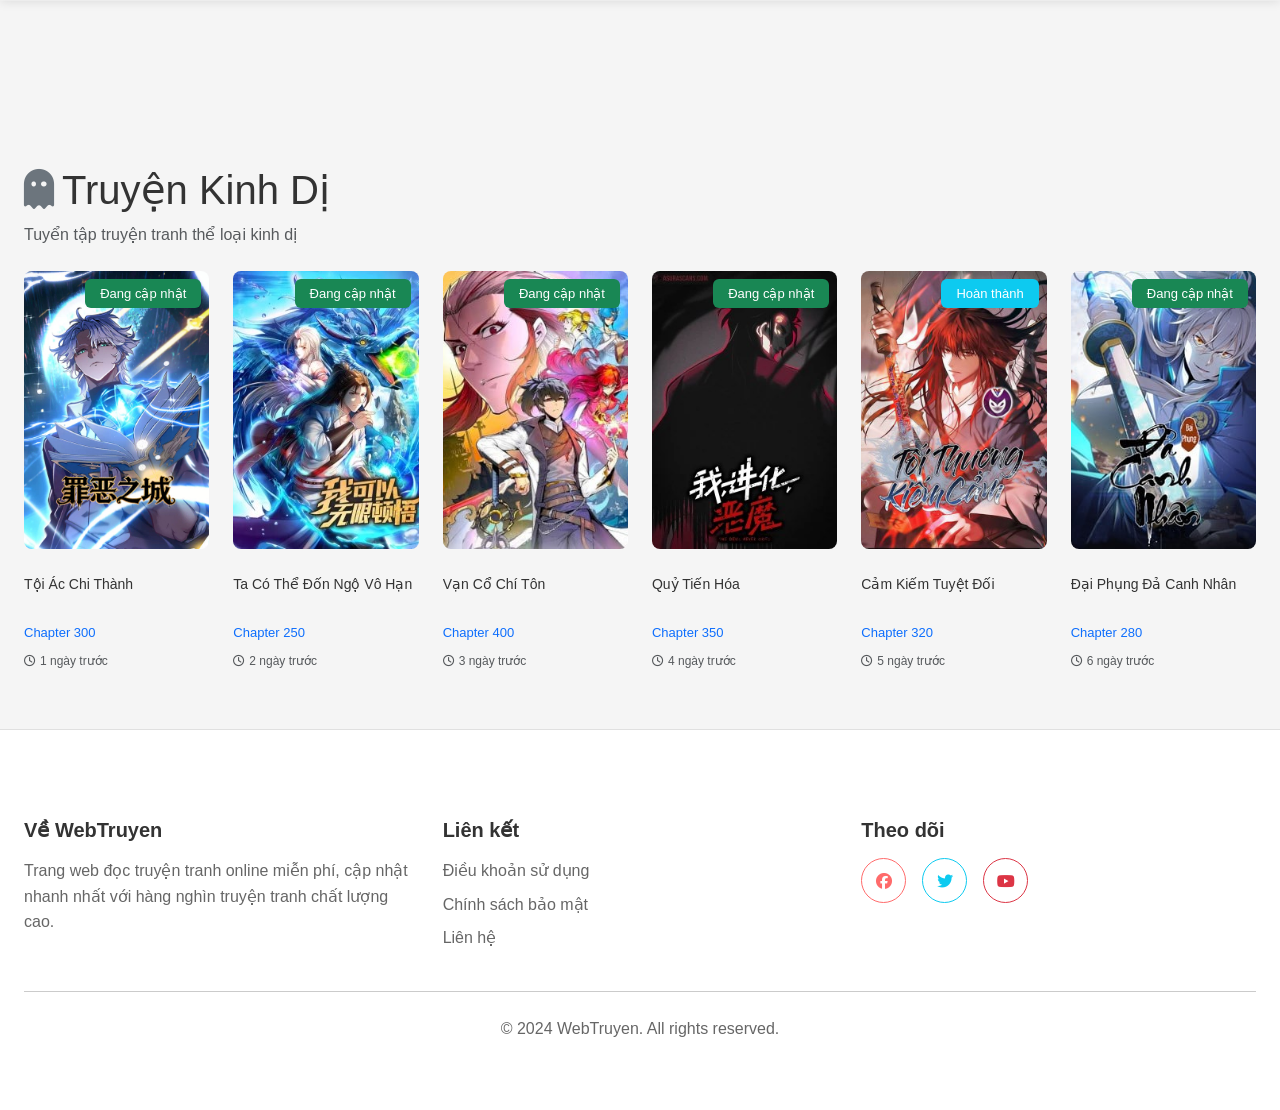
<file: kinh-di.html>
<!DOCTYPE html>
<html lang="vi">
<head>
    <meta charset="UTF-8">
    <meta name="viewport" content="width=device-width, initial-scale=1.0">
    <title>Truyện Kinh Dị - WebTruyen</title>
    <!-- Bootstrap CSS -->
    <link href="https://cdn.jsdelivr.net/npm/bootstrap@5.3.0/dist/css/bootstrap.min.css" rel="stylesheet">
    <!-- Font Awesome -->
    <link rel="stylesheet" href="https://cdnjs.cloudflare.com/ajax/libs/font-awesome/6.4.0/css/all.min.css">
    <!-- Custom CSS -->
    <link rel="stylesheet" href="style.css">
</head>
<body>
    <!-- Header -->
    <header class="header sticky-top">
        <div class="header-top">
            <div class="container-fluid px-3 px-md-4">
                <div class="row align-items-center py-3">
                    <div class="col-md-3 col-lg-2">
                        <div class="logo">
                            <a href="index.html" class="d-block">
                                <img src="img/imagen-nettruyen-pro-truya-n-tranh-0ori.webp" alt="WebTruyen Logo" class="img-fluid" style="height: 45px;">
                            </a>
                        </div>
                    </div>
                    <div class="col-md-5 col-lg-6">
                        <div class="search-box position-relative">
                            <input type="text" placeholder="Tìm truyện..." class="form-control search-input">
                            <button class="btn search-btn position-absolute end-0 top-50 translate-middle-y me-2">
                                <i class="fas fa-search"></i>
                            </button>
                        </div>
                    </div>
                    <div class="col-md-4 col-lg-4 text-end">
                        <div class="header-actions d-flex align-items-center justify-content-end gap-3">
                            <button class="btn theme-toggle" title="Đổi theme">
                                <i class="fas fa-moon"></i>
                            </button>
                            <a href="#" class="btn btn-primary login-btn">
                                <i class="fas fa-user me-2"></i>Đăng nhập
                            </a>
                        </div>
                    </div>
                </div>
            </div>
        </div>
        
        <!-- Navigation -->
        <nav class="navbar navbar-expand-lg">
            <div class="container-fluid px-3 px-md-4">
                <button class="navbar-toggler" type="button" data-bs-toggle="collapse" data-bs-target="#navbarNav">
                    <span class="navbar-toggler-icon"></span>
                </button>
                <div class="collapse navbar-collapse" id="navbarNav">
                    <ul class="navbar-nav nav-menu">
                        <li class="nav-item"><a href="index.html" class="nav-link"><i class="fas fa-home me-1"></i>Trang chủ</a></li>
                        <li class="nav-item"><a href="hot.html" class="nav-link"><i class="fas fa-fire me-1"></i>Hot</a></li>
                        <li class="nav-item"><a href="theo-doi.html" class="nav-link"><i class="fas fa-bookmark me-1"></i>Theo dõi</a></li>
                        <li class="nav-item"><a href="lich-su.html" class="nav-link"><i class="fas fa-history me-1"></i>Lịch sử</a></li>
                        <li class="nav-item dropdown">
                            <a class="nav-link dropdown-toggle" href="#" role="button" data-bs-toggle="dropdown">
                                <i class="fas fa-th me-1"></i>Thể loại
                            </a>
                            <ul class="dropdown-menu">
                                <li><a class="dropdown-item" href="hanh-dong.html">Hành động</a></li>
                                <li><a class="dropdown-item" href="tinh-cam.html">Tình cảm</a></li>
                                <li><a class="dropdown-item" href="hai-huoc.html">Hài hước</a></li>
                                <li><a class="dropdown-item" href="kinh-di.html">Kinh dị</a></li>
                            </ul>
                        </li>
                        <li class="nav-item"><a href="tim-truyen.html" class="nav-link"><i class="fas fa-search me-1"></i>Tìm truyện</a></li>
                        <li class="nav-item"><a href="con-gai.html" class="nav-link"><i class="fas fa-female me-1"></i>Con gái</a></li>
                        <li class="nav-item"><a href="con-trai.html" class="nav-link"><i class="fas fa-male me-1"></i>Con trai</a></li>
                    </ul>
                </div>
            </div>
        </nav>
    </header>

    <!-- Main Content -->
    <main class="main-content">
        <div class="container-fluid px-3 px-md-4 mt-4">
            <!-- Page Header -->
            <div class="page-header mb-4">
                <h1 class="mb-2">
                    <i class="fas fa-ghost text-secondary me-2"></i>Truyện Kinh Dị
                </h1>
                <p class="text-muted mb-0">Tuyển tập truyện tranh thể loại kinh dị</p>
            </div>

            <!-- Featured Section -->
            <section class="featured-section mb-5">
                <div class="row g-4">
                    <div class="col-6 col-sm-4 col-md-3 col-lg-2">
                        <div class="comic-card h-100">
                            <a href="#" class="comic-image position-relative d-block mb-3 rounded-3 overflow-hidden">
                                <img src="img/toi-ac-chi-thanh.jpg" alt="Tội Ác Chi Thành" class="img-fluid w-100">
                                <div class="comic-overlay position-absolute top-0 end-0 m-2">
                                    <span class="badge bg-success">Đang cập nhật</span>
                                </div>
                            </a>
                            <div class="comic-info">
                                <h6 class="comic-title mb-2">
                                    <a href="#" class="text-decoration-none">Tội Ác Chi Thành</a>
                                </h6>
                                <a href="#" class="comic-chapter text-primary text-decoration-none d-block mb-2 small">Chapter 300</a>
                                <div class="comic-meta text-muted small">
                                    <i class="far fa-clock me-1"></i>1 ngày trước
                                </div>
                            </div>
                        </div>
                    </div>

                    <div class="col-6 col-sm-4 col-md-3 col-lg-2">
                        <div class="comic-card h-100">
                            <a href="#" class="comic-image position-relative d-block mb-3 rounded-3 overflow-hidden">
                                <img src="img/ta-co-the-don-ngo-vo-han.jpg" alt="Ta Có Thể Đốn Ngộ Vô Hạn" class="img-fluid w-100">
                                <div class="comic-overlay position-absolute top-0 end-0 m-2">
                                    <span class="badge bg-success">Đang cập nhật</span>
                                </div>
                            </a>
                            <div class="comic-info">
                                <h6 class="comic-title mb-2">
                                    <a href="#" class="text-decoration-none">Ta Có Thể Đốn Ngộ Vô Hạn</a>
                                </h6>
                                <a href="#" class="comic-chapter text-primary text-decoration-none d-block mb-2 small">Chapter 250</a>
                                <div class="comic-meta text-muted small">
                                    <i class="far fa-clock me-1"></i>2 ngày trước
                                </div>
                            </div>
                        </div>
                    </div>

                    <div class="col-6 col-sm-4 col-md-3 col-lg-2">
                        <div class="comic-card h-100">
                            <a href="#" class="comic-image position-relative d-block mb-3 rounded-3 overflow-hidden">
                                <img src="img/van-co-chi-ton.jpg" alt="Vạn Cổ Chí Tôn" class="img-fluid w-100">
                                <div class="comic-overlay position-absolute top-0 end-0 m-2">
                                    <span class="badge bg-success">Đang cập nhật</span>
                                </div>
                            </a>
                            <div class="comic-info">
                                <h6 class="comic-title mb-2">
                                    <a href="#" class="text-decoration-none">Vạn Cổ Chí Tôn</a>
                                </h6>
                                <a href="#" class="comic-chapter text-primary text-decoration-none d-block mb-2 small">Chapter 400</a>
                                <div class="comic-meta text-muted small">
                                    <i class="far fa-clock me-1"></i>3 ngày trước
                                </div>
                            </div>
                        </div>
                    </div>

                    <div class="col-6 col-sm-4 col-md-3 col-lg-2">
                        <div class="comic-card h-100">
                            <a href="#" class="comic-image position-relative d-block mb-3 rounded-3 overflow-hidden">
                                <img src="img/quy-tien-hoa.jpg" alt="Quỷ Tiến Hóa" class="img-fluid w-100">
                                <div class="comic-overlay position-absolute top-0 end-0 m-2">
                                    <span class="badge bg-success">Đang cập nhật</span>
                                </div>
                            </a>
                            <div class="comic-info">
                                <h6 class="comic-title mb-2">
                                    <a href="#" class="text-decoration-none">Quỷ Tiến Hóa</a>
                                </h6>
                                <a href="#" class="comic-chapter text-primary text-decoration-none d-block mb-2 small">Chapter 350</a>
                                <div class="comic-meta text-muted small">
                                    <i class="far fa-clock me-1"></i>4 ngày trước
                                </div>
                            </div>
                        </div>
                    </div>

                    <div class="col-6 col-sm-4 col-md-3 col-lg-2">
                        <div class="comic-card h-100">
                            <a href="#" class="comic-image position-relative d-block mb-3 rounded-3 overflow-hidden">
                                <img src="img/cam-kiem-tuyet-doi.jpg" alt="Cảm Kiếm Tuyệt Đối" class="img-fluid w-100">
                                <div class="comic-overlay position-absolute top-0 end-0 m-2">
                                    <span class="badge bg-info">Hoàn thành</span>
                                </div>
                            </a>
                            <div class="comic-info">
                                <h6 class="comic-title mb-2">
                                    <a href="#" class="text-decoration-none">Cảm Kiếm Tuyệt Đối</a>
                                </h6>
                                <a href="#" class="comic-chapter text-primary text-decoration-none d-block mb-2 small">Chapter 320</a>
                                <div class="comic-meta text-muted small">
                                    <i class="far fa-clock me-1"></i>5 ngày trước
                                </div>
                            </div>
                        </div>
                    </div>

                    <div class="col-6 col-sm-4 col-md-3 col-lg-2">
                        <div class="comic-card h-100">
                            <a href="#" class="comic-image position-relative d-block mb-3 rounded-3 overflow-hidden">
                                <img src="img/dai-phung-da-canh-nhan.jpg" alt="Đại Phụng Đả Canh Nhân" class="img-fluid w-100">
                                <div class="comic-overlay position-absolute top-0 end-0 m-2">
                                    <span class="badge bg-success">Đang cập nhật</span>
                                </div>
                            </a>
                            <div class="comic-info">
                                <h6 class="comic-title mb-2">
                                    <a href="#" class="text-decoration-none">Đại Phụng Đả Canh Nhân</a>
                                </h6>
                                <a href="#" class="comic-chapter text-primary text-decoration-none d-block mb-2 small">Chapter 280</a>
                                <div class="comic-meta text-muted small">
                                    <i class="far fa-clock me-1"></i>6 ngày trước
                                </div>
                            </div>
                        </div>
                    </div>
                </div>
            </section>
        </div>
    </main>

    <!-- Footer -->
    <footer class="footer mt-5">
        <div class="container-fluid px-3 px-md-4 py-5">
            <div class="row g-4">
                <div class="col-md-4">
                    <h5 class="mb-3">Về WebTruyen</h5>
                    <p class="text-muted">Trang web đọc truyện tranh online miễn phí, cập nhật nhanh nhất với hàng nghìn truyện tranh chất lượng cao.</p>
                </div>
                <div class="col-md-4">
                    <h5 class="mb-3">Liên kết</h5>
                    <ul class="list-unstyled">
                        <li class="mb-2"><a href="#" class="text-decoration-none text-muted">Điều khoản sử dụng</a></li>
                        <li class="mb-2"><a href="#" class="text-decoration-none text-muted">Chính sách bảo mật</a></li>
                        <li class="mb-2"><a href="#" class="text-decoration-none text-muted">Liên hệ</a></li>
                    </ul>
                </div>
                <div class="col-md-4">
                    <h5 class="mb-3">Theo dõi</h5>
                    <div class="social-links d-flex gap-3">
                        <a href="#" class="btn btn-outline-primary rounded-circle"><i class="fab fa-facebook"></i></a>
                        <a href="#" class="btn btn-outline-info rounded-circle"><i class="fab fa-twitter"></i></a>
                        <a href="#" class="btn btn-outline-danger rounded-circle"><i class="fab fa-youtube"></i></a>
                    </div>
                </div>
            </div>
            <hr class="my-4">
            <div class="text-center text-muted">
                <p class="mb-0">&copy; 2024 WebTruyen. All rights reserved.</p>
            </div>
        </div>
    </footer>

    <!-- Bootstrap JS -->
    <script src="https://cdn.jsdelivr.net/npm/bootstrap@5.3.0/dist/js/bootstrap.bundle.min.js"></script>
    <!-- Custom JS -->
    <script src="script.js"></script>
</body>
</html>
</file>
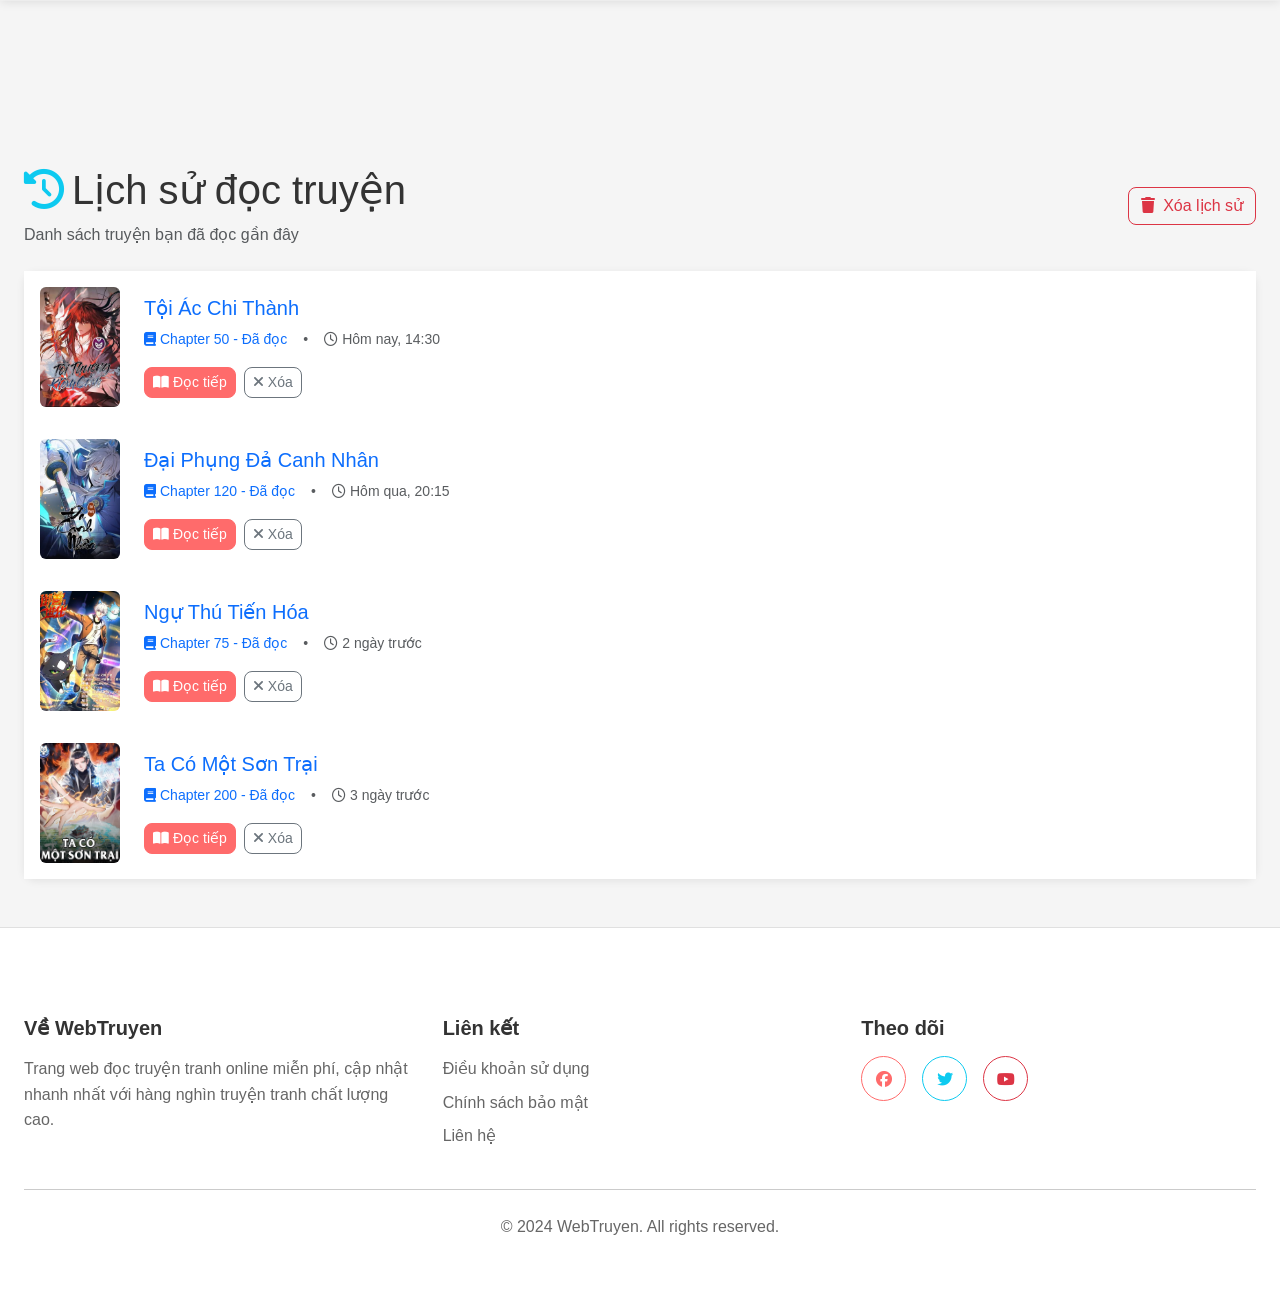
<file: lich-su.html>
<!DOCTYPE html>
<html lang="vi">
<head>
    <meta charset="UTF-8">
    <meta name="viewport" content="width=device-width, initial-scale=1.0">
    <title>Lịch sử đọc - WebTruyen</title>
    <!-- Bootstrap CSS -->
    <link href="https://cdn.jsdelivr.net/npm/bootstrap@5.3.0/dist/css/bootstrap.min.css" rel="stylesheet">
    <!-- Font Awesome -->
    <link rel="stylesheet" href="https://cdnjs.cloudflare.com/ajax/libs/font-awesome/6.4.0/css/all.min.css">
    <!-- Custom CSS -->
    <link rel="stylesheet" href="style.css">
</head>
<body>
    <!-- Header -->
    <header class="header sticky-top">
        <div class="header-top">
            <div class="container-fluid px-3 px-md-4">
                <div class="row align-items-center py-3">
                    <div class="col-md-3 col-lg-2">
                        <div class="logo">
                            <a href="index.html" class="d-block">
                                <img src="img/imagen-nettruyen-pro-truya-n-tranh-0ori.webp" alt="WebTruyen Logo" class="img-fluid" style="height: 45px;">
                            </a>
                        </div>
                    </div>
                    <div class="col-md-5 col-lg-6">
                        <div class="search-box position-relative">
                            <input type="text" placeholder="Tìm truyện..." class="form-control search-input">
                            <button class="btn search-btn position-absolute end-0 top-50 translate-middle-y me-2">
                                <i class="fas fa-search"></i>
                            </button>
                        </div>
                    </div>
                    <div class="col-md-4 col-lg-4 text-end">
                        <div class="header-actions d-flex align-items-center justify-content-end gap-3">
                            <button class="btn theme-toggle" title="Đổi theme">
                                <i class="fas fa-moon"></i>
                            </button>
                            <a href="#" class="btn btn-primary login-btn">
                                <i class="fas fa-user me-2"></i>Đăng nhập
                            </a>
                        </div>
                    </div>
                </div>
            </div>
        </div>
        
        <!-- Navigation -->
        <nav class="navbar navbar-expand-lg">
            <div class="container-fluid px-3 px-md-4">
                <button class="navbar-toggler" type="button" data-bs-toggle="collapse" data-bs-target="#navbarNav">
                    <span class="navbar-toggler-icon"></span>
                </button>
                <div class="collapse navbar-collapse" id="navbarNav">
                    <ul class="navbar-nav nav-menu">
                        <li class="nav-item"><a href="index.html" class="nav-link"><i class="fas fa-home me-1"></i>Trang chủ</a></li>
                        <li class="nav-item"><a href="hot.html" class="nav-link"><i class="fas fa-fire me-1"></i>Hot</a></li>
                        <li class="nav-item"><a href="theo-doi.html" class="nav-link"><i class="fas fa-bookmark me-1"></i>Theo dõi</a></li>
                        <li class="nav-item"><a href="lich-su.html" class="nav-link active"><i class="fas fa-history me-1"></i>Lịch sử</a></li>
                        <li class="nav-item dropdown">
                            <a class="nav-link dropdown-toggle" href="#" role="button" data-bs-toggle="dropdown">
                                <i class="fas fa-th me-1"></i>Thể loại
                            </a>
                            <ul class="dropdown-menu">
                                <li><a class="dropdown-item" href="hanh-dong.html">Hành động</a></li>
                                <li><a class="dropdown-item" href="tinh-cam.html">Tình cảm</a></li>
                                <li><a class="dropdown-item" href="hai-huoc.html">Hài hước</a></li>
                                <li><a class="dropdown-item" href="kinh-di.html">Kinh dị</a></li>
                            </ul>
                        </li>
                     
                        <li class="nav-item"><a href="tim-truyen.html" class="nav-link"><i class="fas fa-search me-1"></i>Tìm truyện</a></li>
                        <li class="nav-item"><a href="con-gai.html" class="nav-link"><i class="fas fa-female me-1"></i>Con gái</a></li>
                        <li class="nav-item"><a href="con-trai.html" class="nav-link"><i class="fas fa-male me-1"></i>Con trai</a></li>
                    </ul>
                </div>
            </div>
        </nav>
    </header>

    <!-- Main Content -->
    <main class="main-content">
        <div class="container-fluid px-3 px-md-4 mt-4">
            <!-- Page Header -->
            <div class="page-header mb-4">
                <div class="d-flex justify-content-between align-items-center flex-wrap gap-3">
                    <div>
                        <h1 class="mb-2">
                            <i class="fas fa-history text-info me-2"></i>Lịch sử đọc truyện
                        </h1>
                        <p class="text-muted mb-0">Danh sách truyện bạn đã đọc gần đây</p>
                    </div>
                    <button class="btn btn-outline-danger" id="clearHistory">
                        <i class="fas fa-trash me-2"></i>Xóa lịch sử
                    </button>
                </div>
            </div>

            <!-- History List -->
            <section class="history-section">
                <div class="card shadow-sm">
                    <div class="card-body p-0">
                        <div class="list-group list-group-flush">
                            <div class="list-group-item border-0 py-3">
                                <div class="row align-items-center">
                                    <div class="col-auto">
                                        <a href="#" class="comic-thumb">
                                            <img src="img/cam-kiem-tuyet-doi.jpg" alt="Comic" class="rounded" style="width: 80px; height: 120px; object-fit: cover;">
                                        </a>
                                    </div>
                                    <div class="col">
                                        <h5 class="mb-2">
                                            <a href="#" class="text-decoration-none">Tội Ác Chi Thành</a>
                                        </h5>
                                        <div class="d-flex align-items-center gap-3 mb-3 text-muted small">
                                            <a href="#" class="text-primary text-decoration-none">
                                                <i class="fas fa-book me-1"></i>Chapter 50 - Đã đọc
                                            </a>
                                            <span>•</span>
                                            <span><i class="far fa-clock me-1"></i>Hôm nay, 14:30</span>
                                        </div>
                                        <div class="d-flex gap-2 flex-wrap">
                                            <a href="#" class="btn btn-primary btn-sm">
                                                <i class="fas fa-book-open me-1"></i>Đọc tiếp
                                            </a>
                                            <button class="btn btn-outline-secondary btn-sm">
                                                <i class="fas fa-times me-1"></i>Xóa
                                            </button>
                                        </div>
                                    </div>
                                </div>
                            </div>

                            <div class="list-group-item border-0 py-3">
                                <div class="row align-items-center">
                                    <div class="col-auto">
                                        <a href="#" class="comic-thumb">
                                            <img src="img/dai-phung-da-canh-nhan.jpg" alt="Comic" class="rounded" style="width: 80px; height: 120px; object-fit: cover;">
                                        </a>
                                    </div>
                                    <div class="col">
                                        <h5 class="mb-2">
                                            <a href="#" class="text-decoration-none">Đại Phụng Đả Canh Nhân</a>
                                        </h5>
                                        <div class="d-flex align-items-center gap-3 mb-3 text-muted small">
                                            <a href="#" class="text-primary text-decoration-none">
                                                <i class="fas fa-book me-1"></i>Chapter 120 - Đã đọc
                                            </a>
                                            <span>•</span>
                                            <span><i class="far fa-clock me-1"></i>Hôm qua, 20:15</span>
                                        </div>
                                        <div class="d-flex gap-2 flex-wrap">
                                            <a href="#" class="btn btn-primary btn-sm">
                                                <i class="fas fa-book-open me-1"></i>Đọc tiếp
                                            </a>
                                            <button class="btn btn-outline-secondary btn-sm">
                                                <i class="fas fa-times me-1"></i>Xóa
                                            </button>
                                        </div>
                                    </div>
                                </div>
                            </div>

                            <div class="list-group-item border-0 py-3">
                                <div class="row align-items-center">
                                    <div class="col-auto">
                                        <a href="#" class="comic-thumb">
                                            <img src="img/ngu-thu-tien-hoa.jpg" alt="Comic" class="rounded" style="width: 80px; height: 120px; object-fit: cover;">
                                        </a>
                                    </div>
                                    <div class="col">
                                        <h5 class="mb-2">
                                            <a href="#" class="text-decoration-none">Ngự Thú Tiến Hóa</a>
                                        </h5>
                                        <div class="d-flex align-items-center gap-3 mb-3 text-muted small">
                                            <a href="#" class="text-primary text-decoration-none">
                                                <i class="fas fa-book me-1"></i>Chapter 75 - Đã đọc
                                            </a>
                                            <span>•</span>
                                            <span><i class="far fa-clock me-1"></i>2 ngày trước</span>
                                        </div>
                                        <div class="d-flex gap-2 flex-wrap">
                                            <a href="#" class="btn btn-primary btn-sm">
                                                <i class="fas fa-book-open me-1"></i>Đọc tiếp
                                            </a>
                                            <button class="btn btn-outline-secondary btn-sm">
                                                <i class="fas fa-times me-1"></i>Xóa
                                            </button>
                                        </div>
                                    </div>
                                </div>
                            </div>

                            <div class="list-group-item border-0 py-3">
                                <div class="row align-items-center">
                                    <div class="col-auto">
                                        <a href="#" class="comic-thumb">
                                            <img src="img/ta-co-mot-son-trai.jpg" alt="Comic" class="rounded" style="width: 80px; height: 120px; object-fit: cover;">
                                        </a>
                                    </div>
                                    <div class="col">
                                        <h5 class="mb-2">
                                            <a href="#" class="text-decoration-none">Ta Có Một Sơn Trại</a>
                                        </h5>
                                        <div class="d-flex align-items-center gap-3 mb-3 text-muted small">
                                            <a href="#" class="text-primary text-decoration-none">
                                                <i class="fas fa-book me-1"></i>Chapter 200 - Đã đọc
                                            </a>
                                            <span>•</span>
                                            <span><i class="far fa-clock me-1"></i>3 ngày trước</span>
                                        </div>
                                        <div class="d-flex gap-2 flex-wrap">
                                            <a href="#" class="btn btn-primary btn-sm">
                                                <i class="fas fa-book-open me-1"></i>Đọc tiếp
                                            </a>
                                            <button class="btn btn-outline-secondary btn-sm">
                                                <i class="fas fa-times me-1"></i>Xóa
                                            </button>
                                        </div>
                                    </div>
                                </div>
                            </div>
                        </div>
                    </div>
                </div>
            </section>
        </div>
    </main>

    <!-- Footer -->
    <footer class="footer mt-5">
        <div class="container-fluid px-3 px-md-4 py-5">
            <div class="row g-4">
                <div class="col-md-4">
                    <h5 class="mb-3">Về WebTruyen</h5>
                    <p class="text-muted">Trang web đọc truyện tranh online miễn phí, cập nhật nhanh nhất với hàng nghìn truyện tranh chất lượng cao.</p>
                </div>
                <div class="col-md-4">
                    <h5 class="mb-3">Liên kết</h5>
                    <ul class="list-unstyled">
                        <li class="mb-2"><a href="#" class="text-decoration-none text-muted">Điều khoản sử dụng</a></li>
                        <li class="mb-2"><a href="#" class="text-decoration-none text-muted">Chính sách bảo mật</a></li>
                        <li class="mb-2"><a href="#" class="text-decoration-none text-muted">Liên hệ</a></li>
                    </ul>
                </div>
                <div class="col-md-4">
                    <h5 class="mb-3">Theo dõi</h5>
                    <div class="social-links d-flex gap-3">
                        <a href="#" class="btn btn-outline-primary rounded-circle"><i class="fab fa-facebook"></i></a>
                        <a href="#" class="btn btn-outline-info rounded-circle"><i class="fab fa-twitter"></i></a>
                        <a href="#" class="btn btn-outline-danger rounded-circle"><i class="fab fa-youtube"></i></a>
                    </div>
                </div>
            </div>
            <hr class="my-4">
            <div class="text-center text-muted">
                <p class="mb-0">&copy; 2024 WebTruyen. All rights reserved.</p>
            </div>
        </div>
    </footer>

    <!-- Bootstrap JS -->
    <script src="https://cdn.jsdelivr.net/npm/bootstrap@5.3.0/dist/js/bootstrap.bundle.min.js"></script>
    <!-- Custom JS -->
    <script src="script.js"></script>
</body>
</html>
</file>
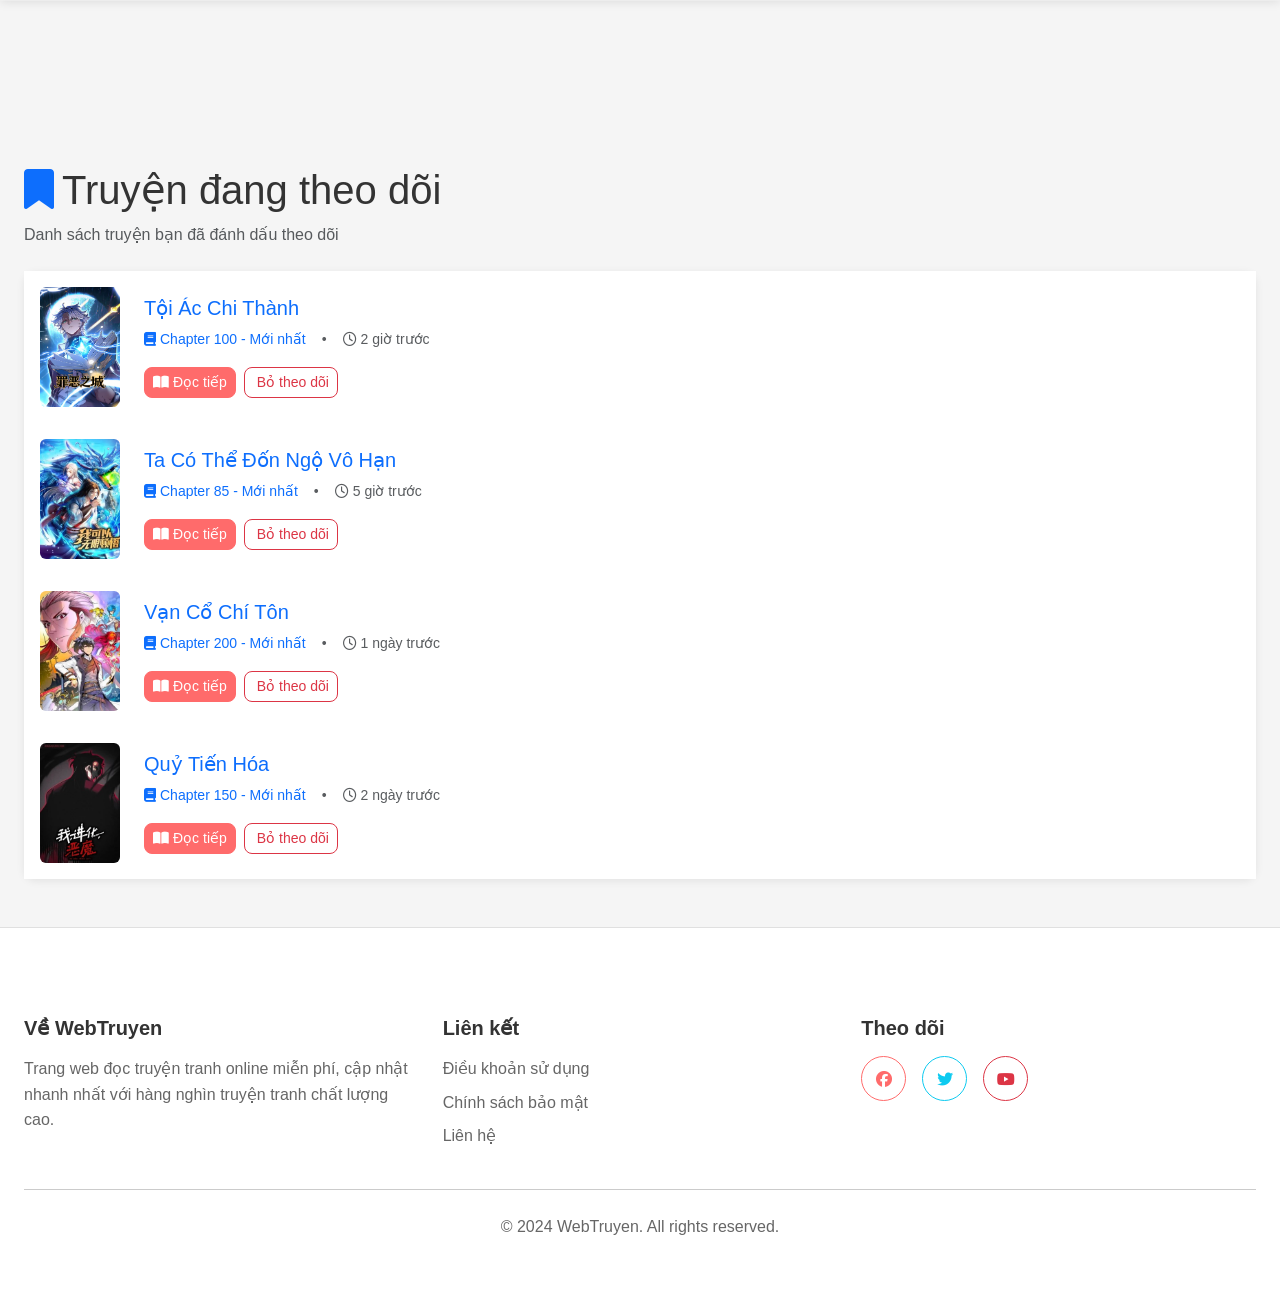
<file: theo-doi.html>
<!DOCTYPE html>
<html lang="vi">
<head>
    <meta charset="UTF-8">
    <meta name="viewport" content="width=device-width, initial-scale=1.0">
    <title>Theo dõi - WebTruyen</title>
    <!-- Bootstrap CSS -->
    <link href="https://cdn.jsdelivr.net/npm/bootstrap@5.3.0/dist/css/bootstrap.min.css" rel="stylesheet">
    <!-- Font Awesome -->
    <link rel="stylesheet" href="https://cdnjs.cloudflare.com/ajax/libs/font-awesome/6.4.0/css/all.min.css">
    <!-- Custom CSS -->
    <link rel="stylesheet" href="style.css">
</head>
<body>
    <!-- Header -->
    <header class="header sticky-top">
        <div class="header-top">
            <div class="container-fluid px-3 px-md-4">
                <div class="row align-items-center py-3">
                    <div class="col-md-3 col-lg-2">
                        <div class="logo">
                            <a href="index.html" class="d-block">
                                <img src="img/imagen-nettruyen-pro-truya-n-tranh-0ori.webp" alt="WebTruyen Logo" class="img-fluid" style="height: 45px;">
                            </a>
                        </div>
                    </div>
                    <div class="col-md-5 col-lg-6">
                        <div class="search-box position-relative">
                            <input type="text" placeholder="Tìm truyện..." class="form-control search-input">
                            <button class="btn search-btn position-absolute end-0 top-50 translate-middle-y me-2">
                                <i class="fas fa-search"></i>
                            </button>
                        </div>
                    </div>
                    <div class="col-md-4 col-lg-4 text-end">
                        <div class="header-actions d-flex align-items-center justify-content-end gap-3">
                            <button class="btn theme-toggle" title="Đổi theme">
                                <i class="fas fa-moon"></i>
                            </button>
                            <a href="#" class="btn btn-primary login-btn">
                                <i class="fas fa-user me-2"></i>Đăng nhập
                            </a>
                        </div>
                    </div>
                </div>
            </div>
        </div>
        
        <!-- Navigation -->
        <nav class="navbar navbar-expand-lg">
            <div class="container-fluid px-3 px-md-4">
                <button class="navbar-toggler" type="button" data-bs-toggle="collapse" data-bs-target="#navbarNav">
                    <span class="navbar-toggler-icon"></span>
                </button>
                <div class="collapse navbar-collapse" id="navbarNav">
                    <ul class="navbar-nav nav-menu">
                        <li class="nav-item"><a href="index.html" class="nav-link"><i class="fas fa-home me-1"></i>Trang chủ</a></li>
                        <li class="nav-item"><a href="hot.html" class="nav-link"><i class="fas fa-fire me-1"></i>Hot</a></li>
                        <li class="nav-item"><a href="theo-doi.html" class="nav-link active"><i class="fas fa-bookmark me-1"></i>Theo dõi</a></li>
                        <li class="nav-item"><a href="lich-su.html" class="nav-link"><i class="fas fa-history me-1"></i>Lịch sử</a></li>
                        <li class="nav-item dropdown">
                            <a class="nav-link dropdown-toggle" href="#" role="button" data-bs-toggle="dropdown">
                                <i class="fas fa-th me-1"></i>Thể loại
                            </a>
                            <ul class="dropdown-menu">
                                <li><a class="dropdown-item" href="hanh-dong.html">Hành động</a></li>
                                <li><a class="dropdown-item" href="tinh-cam.html">Tình cảm</a></li>
                                <li><a class="dropdown-item" href="hai-huoc.html">Hài hước</a></li>
                                <li><a class="dropdown-item" href="kinh-di.html">Kinh dị</a></li>
                            </ul>
                        </li>
                     
                        <li class="nav-item"><a href="tim-truyen.html" class="nav-link"><i class="fas fa-search me-1"></i>Tìm truyện</a></li>
                        <li class="nav-item"><a href="con-gai.html" class="nav-link"><i class="fas fa-female me-1"></i>Con gái</a></li>
                        <li class="nav-item"><a href="con-trai.html" class="nav-link"><i class="fas fa-male me-1"></i>Con trai</a></li>
                    </ul>
                </div>
            </div>
        </nav>
    </header>

    <!-- Main Content -->
    <main class="main-content">
        <div class="container-fluid px-3 px-md-4 mt-4">
            <!-- Page Header -->
            <div class="page-header mb-4">
                <h1 class="mb-2">
                    <i class="fas fa-bookmark text-primary me-2"></i>Truyện đang theo dõi
                </h1>
                <p class="text-muted mb-0">Danh sách truyện bạn đã đánh dấu theo dõi</p>
            </div>

            <!-- Followed Comics List -->
            <section class="followed-section">
                <div class="card shadow-sm">
                    <div class="card-body p-0">
                        <div class="list-group list-group-flush">
                            <div class="list-group-item border-0 py-3">
                                <div class="row align-items-center">
                                    <div class="col-auto">
                                        <a href="#" class="comic-thumb">
                                            <img src="img/toi-ac-chi-thanh.jpg" alt="Comic" class="rounded" style="width: 80px; height: 120px; object-fit: cover;">
                                        </a>
                                    </div>
                                    <div class="col">
                                        <h5 class="mb-2">
                                            <a href="#" class="text-decoration-none">Tội Ác Chi Thành</a>
                                        </h5>
                                        <div class="d-flex align-items-center gap-3 mb-3 text-muted small">
                                            <a href="#" class="text-primary text-decoration-none">
                                                <i class="fas fa-book me-1"></i>Chapter 100 - Mới nhất
                                            </a>
                                            <span>•</span>
                                            <span><i class="far fa-clock me-1"></i>2 giờ trước</span>
                                        </div>
                                        <div class="d-flex gap-2 flex-wrap">
                                            <a href="#" class="btn btn-primary btn-sm">
                                                <i class="fas fa-book-open me-1"></i>Đọc tiếp
                                            </a>
                                            <button class="btn btn-outline-danger btn-sm">
                                                <i class="fas fa-bookmark-slash me-1"></i>Bỏ theo dõi
                                            </button>
                                        </div>
                                    </div>
                                </div>
                            </div>

                            <div class="list-group-item border-0 py-3">
                                <div class="row align-items-center">
                                    <div class="col-auto">
                                        <a href="#" class="comic-thumb">
                                            <img src="img/ta-co-the-don-ngo-vo-han.jpg" alt="Comic" class="rounded" style="width: 80px; height: 120px; object-fit: cover;">
                                        </a>
                                    </div>
                                    <div class="col">
                                        <h5 class="mb-2">
                                            <a href="#" class="text-decoration-none">Ta Có Thể Đốn Ngộ Vô Hạn</a>
                                        </h5>
                                        <div class="d-flex align-items-center gap-3 mb-3 text-muted small">
                                            <a href="#" class="text-primary text-decoration-none">
                                                <i class="fas fa-book me-1"></i>Chapter 85 - Mới nhất
                                            </a>
                                            <span>•</span>
                                            <span><i class="far fa-clock me-1"></i>5 giờ trước</span>
                                        </div>
                                        <div class="d-flex gap-2 flex-wrap">
                                            <a href="#" class="btn btn-primary btn-sm">
                                                <i class="fas fa-book-open me-1"></i>Đọc tiếp
                                            </a>
                                            <button class="btn btn-outline-danger btn-sm">
                                                <i class="fas fa-bookmark-slash me-1"></i>Bỏ theo dõi
                                            </button>
                                        </div>
                                    </div>
                                </div>
                            </div>

                            <div class="list-group-item border-0 py-3">
                                <div class="row align-items-center">
                                    <div class="col-auto">
                                        <a href="#" class="comic-thumb">
                                            <img src="img/van-co-chi-ton.jpg" alt="Comic" class="rounded" style="width: 80px; height: 120px; object-fit: cover;">
                                        </a>
                                    </div>
                                    <div class="col">
                                        <h5 class="mb-2">
                                            <a href="#" class="text-decoration-none">Vạn Cổ Chí Tôn</a>
                                        </h5>
                                        <div class="d-flex align-items-center gap-3 mb-3 text-muted small">
                                            <a href="#" class="text-primary text-decoration-none">
                                                <i class="fas fa-book me-1"></i>Chapter 200 - Mới nhất
                                            </a>
                                            <span>•</span>
                                            <span><i class="far fa-clock me-1"></i>1 ngày trước</span>
                                        </div>
                                        <div class="d-flex gap-2 flex-wrap">
                                            <a href="#" class="btn btn-primary btn-sm">
                                                <i class="fas fa-book-open me-1"></i>Đọc tiếp
                                            </a>
                                            <button class="btn btn-outline-danger btn-sm">
                                                <i class="fas fa-bookmark-slash me-1"></i>Bỏ theo dõi
                                            </button>
                                        </div>
                                    </div>
                                </div>
                            </div>

                            <div class="list-group-item border-0 py-3">
                                <div class="row align-items-center">
                                    <div class="col-auto">
                                        <a href="#" class="comic-thumb">
                                            <img src="img/quy-tien-hoa.jpg" alt="Comic" class="rounded" style="width: 80px; height: 120px; object-fit: cover;">
                                        </a>
                                    </div>
                                    <div class="col">
                                        <h5 class="mb-2">
                                            <a href="#" class="text-decoration-none">Quỷ Tiến Hóa</a>
                                        </h5>
                                        <div class="d-flex align-items-center gap-3 mb-3 text-muted small">
                                            <a href="#" class="text-primary text-decoration-none">
                                                <i class="fas fa-book me-1"></i>Chapter 150 - Mới nhất
                                            </a>
                                            <span>•</span>
                                            <span><i class="far fa-clock me-1"></i>2 ngày trước</span>
                                        </div>
                                        <div class="d-flex gap-2 flex-wrap">
                                            <a href="#" class="btn btn-primary btn-sm">
                                                <i class="fas fa-book-open me-1"></i>Đọc tiếp
                                            </a>
                                            <button class="btn btn-outline-danger btn-sm">
                                                <i class="fas fa-bookmark-slash me-1"></i>Bỏ theo dõi
                                            </button>
                                        </div>
                                    </div>
                                </div>
                            </div>
                        </div>
                    </div>
                </div>

                <!-- Empty State (hidden by default) -->
                <div class="text-center py-5 d-none" id="emptyState">
                    <i class="fas fa-bookmark fa-4x text-muted mb-3"></i>
                    <h4 class="text-muted mb-3">Bạn chưa theo dõi truyện nào</h4>
                    <a href="index.html" class="btn btn-primary">
                        <i class="fas fa-search me-2"></i>Khám phá truyện mới
                    </a>
                </div>
            </section>
        </div>
    </main>

    <!-- Footer -->
    <footer class="footer mt-5">
        <div class="container-fluid px-3 px-md-4 py-5">
            <div class="row g-4">
                <div class="col-md-4">
                    <h5 class="mb-3">Về WebTruyen</h5>
                    <p class="text-muted">Trang web đọc truyện tranh online miễn phí, cập nhật nhanh nhất với hàng nghìn truyện tranh chất lượng cao.</p>
                </div>
                <div class="col-md-4">
                    <h5 class="mb-3">Liên kết</h5>
                    <ul class="list-unstyled">
                        <li class="mb-2"><a href="#" class="text-decoration-none text-muted">Điều khoản sử dụng</a></li>
                        <li class="mb-2"><a href="#" class="text-decoration-none text-muted">Chính sách bảo mật</a></li>
                        <li class="mb-2"><a href="#" class="text-decoration-none text-muted">Liên hệ</a></li>
                    </ul>
                </div>
                <div class="col-md-4">
                    <h5 class="mb-3">Theo dõi</h5>
                    <div class="social-links d-flex gap-3">
                        <a href="#" class="btn btn-outline-primary rounded-circle"><i class="fab fa-facebook"></i></a>
                        <a href="#" class="btn btn-outline-info rounded-circle"><i class="fab fa-twitter"></i></a>
                        <a href="#" class="btn btn-outline-danger rounded-circle"><i class="fab fa-youtube"></i></a>
                    </div>
                </div>
            </div>
            <hr class="my-4">
            <div class="text-center text-muted">
                <p class="mb-0">&copy; 2024 WebTruyen. All rights reserved.</p>
            </div>
        </div>
    </footer>

    <!-- Bootstrap JS -->
    <script src="https://cdn.jsdelivr.net/npm/bootstrap@5.3.0/dist/js/bootstrap.bundle.min.js"></script>
    <!-- Custom JS -->
    <script src="script.js"></script>
</body>
</html>
</file>
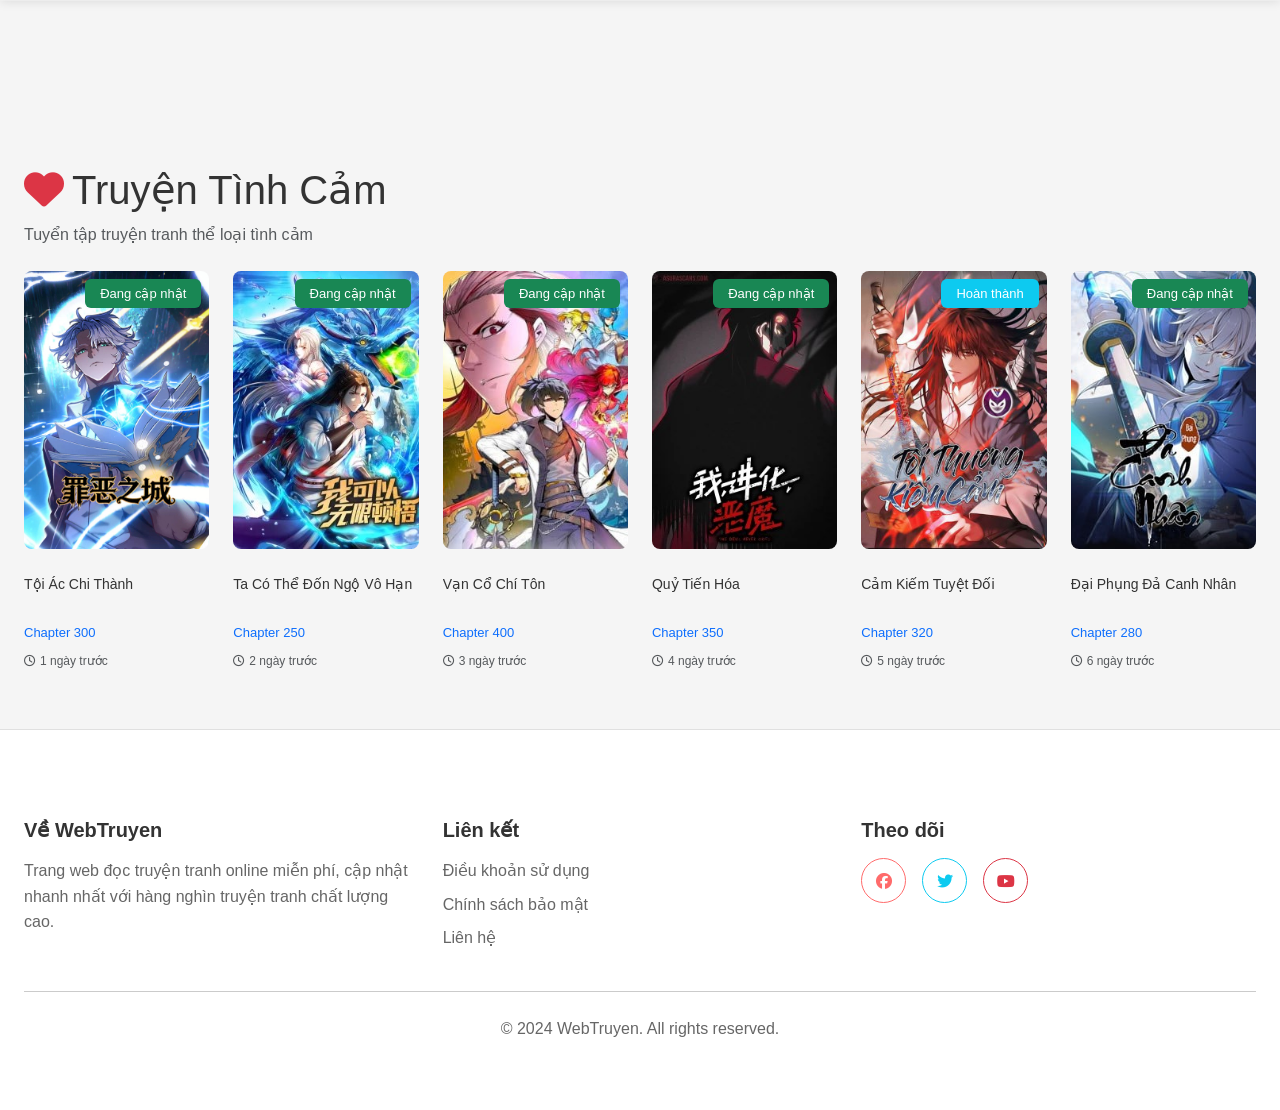
<file: tinh-cam.html>
<!DOCTYPE html>
<html lang="vi">
<head>
    <meta charset="UTF-8">
    <meta name="viewport" content="width=device-width, initial-scale=1.0">
    <title>Truyện Tình Cảm - WebTruyen</title>
    <!-- Bootstrap CSS -->
    <link href="https://cdn.jsdelivr.net/npm/bootstrap@5.3.0/dist/css/bootstrap.min.css" rel="stylesheet">
    <!-- Font Awesome -->
    <link rel="stylesheet" href="https://cdnjs.cloudflare.com/ajax/libs/font-awesome/6.4.0/css/all.min.css">
    <!-- Custom CSS -->
    <link rel="stylesheet" href="style.css">
</head>
<body>
    <!-- Header -->
    <header class="header sticky-top">
        <div class="header-top">
            <div class="container-fluid px-3 px-md-4">
                <div class="row align-items-center py-3">
                    <div class="col-md-3 col-lg-2">
                        <div class="logo">
                            <a href="index.html" class="d-block">
                                <img src="img/imagen-nettruyen-pro-truya-n-tranh-0ori.webp" alt="WebTruyen Logo" class="img-fluid" style="height: 45px;">
                            </a>
                        </div>
                    </div>
                    <div class="col-md-5 col-lg-6">
                        <div class="search-box position-relative">
                            <input type="text" placeholder="Tìm truyện..." class="form-control search-input">
                            <button class="btn search-btn position-absolute end-0 top-50 translate-middle-y me-2">
                                <i class="fas fa-search"></i>
                            </button>
                        </div>
                    </div>
                    <div class="col-md-4 col-lg-4 text-end">
                        <div class="header-actions d-flex align-items-center justify-content-end gap-3">
                            <button class="btn theme-toggle" title="Đổi theme">
                                <i class="fas fa-moon"></i>
                            </button>
                            <a href="#" class="btn btn-primary login-btn">
                                <i class="fas fa-user me-2"></i>Đăng nhập
                            </a>
                        </div>
                    </div>
                </div>
            </div>
        </div>
        
        <!-- Navigation -->
        <nav class="navbar navbar-expand-lg">
            <div class="container-fluid px-3 px-md-4">
                <button class="navbar-toggler" type="button" data-bs-toggle="collapse" data-bs-target="#navbarNav">
                    <span class="navbar-toggler-icon"></span>
                </button>
                <div class="collapse navbar-collapse" id="navbarNav">
                    <ul class="navbar-nav nav-menu">
                        <li class="nav-item"><a href="index.html" class="nav-link"><i class="fas fa-home me-1"></i>Trang chủ</a></li>
                        <li class="nav-item"><a href="hot.html" class="nav-link"><i class="fas fa-fire me-1"></i>Hot</a></li>
                        <li class="nav-item"><a href="theo-doi.html" class="nav-link"><i class="fas fa-bookmark me-1"></i>Theo dõi</a></li>
                        <li class="nav-item"><a href="lich-su.html" class="nav-link"><i class="fas fa-history me-1"></i>Lịch sử</a></li>
                        <li class="nav-item dropdown">
                            <a class="nav-link dropdown-toggle" href="#" role="button" data-bs-toggle="dropdown">
                                <i class="fas fa-th me-1"></i>Thể loại
                            </a>
                            <ul class="dropdown-menu">
                                <li><a class="dropdown-item" href="hanh-dong.html">Hành động</a></li>
                                <li><a class="dropdown-item" href="tinh-cam.html">Tình cảm</a></li>
                                <li><a class="dropdown-item" href="hai-huoc.html">Hài hước</a></li>
                                <li><a class="dropdown-item" href="kinh-di.html">Kinh dị</a></li>
                            </ul>
                        </li>
                        <li class="nav-item"><a href="tim-truyen.html" class="nav-link"><i class="fas fa-search me-1"></i>Tìm truyện</a></li>
                        <li class="nav-item"><a href="con-gai.html" class="nav-link"><i class="fas fa-female me-1"></i>Con gái</a></li>
                        <li class="nav-item"><a href="con-trai.html" class="nav-link"><i class="fas fa-male me-1"></i>Con trai</a></li>
                    </ul>
                </div>
            </div>
        </nav>
    </header>

    <!-- Main Content -->
    <main class="main-content">
        <div class="container-fluid px-3 px-md-4 mt-4">
            <!-- Page Header -->
            <div class="page-header mb-4">
                <h1 class="mb-2">
                    <i class="fas fa-heart text-danger me-2"></i>Truyện Tình Cảm
                </h1>
                <p class="text-muted mb-0">Tuyển tập truyện tranh thể loại tình cảm</p>
            </div>

            <!-- Featured Section -->
            <section class="featured-section mb-5">
                <div class="row g-4">
                    <div class="col-6 col-sm-4 col-md-3 col-lg-2">
                        <div class="comic-card h-100">
                            <a href="#" class="comic-image position-relative d-block mb-3 rounded-3 overflow-hidden">
                                <img src="img/toi-ac-chi-thanh.jpg" alt="Tội Ác Chi Thành" class="img-fluid w-100">
                                <div class="comic-overlay position-absolute top-0 end-0 m-2">
                                    <span class="badge bg-success">Đang cập nhật</span>
                                </div>
                            </a>
                            <div class="comic-info">
                                <h6 class="comic-title mb-2">
                                    <a href="#" class="text-decoration-none">Tội Ác Chi Thành</a>
                                </h6>
                                <a href="#" class="comic-chapter text-primary text-decoration-none d-block mb-2 small">Chapter 300</a>
                                <div class="comic-meta text-muted small">
                                    <i class="far fa-clock me-1"></i>1 ngày trước
                                </div>
                            </div>
                        </div>
                    </div>

                    <div class="col-6 col-sm-4 col-md-3 col-lg-2">
                        <div class="comic-card h-100">
                            <a href="#" class="comic-image position-relative d-block mb-3 rounded-3 overflow-hidden">
                                <img src="img/ta-co-the-don-ngo-vo-han.jpg" alt="Ta Có Thể Đốn Ngộ Vô Hạn" class="img-fluid w-100">
                                <div class="comic-overlay position-absolute top-0 end-0 m-2">
                                    <span class="badge bg-success">Đang cập nhật</span>
                                </div>
                            </a>
                            <div class="comic-info">
                                <h6 class="comic-title mb-2">
                                    <a href="#" class="text-decoration-none">Ta Có Thể Đốn Ngộ Vô Hạn</a>
                                </h6>
                                <a href="#" class="comic-chapter text-primary text-decoration-none d-block mb-2 small">Chapter 250</a>
                                <div class="comic-meta text-muted small">
                                    <i class="far fa-clock me-1"></i>2 ngày trước
                                </div>
                            </div>
                        </div>
                    </div>

                    <div class="col-6 col-sm-4 col-md-3 col-lg-2">
                        <div class="comic-card h-100">
                            <a href="#" class="comic-image position-relative d-block mb-3 rounded-3 overflow-hidden">
                                <img src="img/van-co-chi-ton.jpg" alt="Vạn Cổ Chí Tôn" class="img-fluid w-100">
                                <div class="comic-overlay position-absolute top-0 end-0 m-2">
                                    <span class="badge bg-success">Đang cập nhật</span>
                                </div>
                            </a>
                            <div class="comic-info">
                                <h6 class="comic-title mb-2">
                                    <a href="#" class="text-decoration-none">Vạn Cổ Chí Tôn</a>
                                </h6>
                                <a href="#" class="comic-chapter text-primary text-decoration-none d-block mb-2 small">Chapter 400</a>
                                <div class="comic-meta text-muted small">
                                    <i class="far fa-clock me-1"></i>3 ngày trước
                                </div>
                            </div>
                        </div>
                    </div>

                    <div class="col-6 col-sm-4 col-md-3 col-lg-2">
                        <div class="comic-card h-100">
                            <a href="#" class="comic-image position-relative d-block mb-3 rounded-3 overflow-hidden">
                                <img src="img/quy-tien-hoa.jpg" alt="Quỷ Tiến Hóa" class="img-fluid w-100">
                                <div class="comic-overlay position-absolute top-0 end-0 m-2">
                                    <span class="badge bg-success">Đang cập nhật</span>
                                </div>
                            </a>
                            <div class="comic-info">
                                <h6 class="comic-title mb-2">
                                    <a href="#" class="text-decoration-none">Quỷ Tiến Hóa</a>
                                </h6>
                                <a href="#" class="comic-chapter text-primary text-decoration-none d-block mb-2 small">Chapter 350</a>
                                <div class="comic-meta text-muted small">
                                    <i class="far fa-clock me-1"></i>4 ngày trước
                                </div>
                            </div>
                        </div>
                    </div>

                    <div class="col-6 col-sm-4 col-md-3 col-lg-2">
                        <div class="comic-card h-100">
                            <a href="#" class="comic-image position-relative d-block mb-3 rounded-3 overflow-hidden">
                                <img src="img/cam-kiem-tuyet-doi.jpg" alt="Cảm Kiếm Tuyệt Đối" class="img-fluid w-100">
                                <div class="comic-overlay position-absolute top-0 end-0 m-2">
                                    <span class="badge bg-info">Hoàn thành</span>
                                </div>
                            </a>
                            <div class="comic-info">
                                <h6 class="comic-title mb-2">
                                    <a href="#" class="text-decoration-none">Cảm Kiếm Tuyệt Đối</a>
                                </h6>
                                <a href="#" class="comic-chapter text-primary text-decoration-none d-block mb-2 small">Chapter 320</a>
                                <div class="comic-meta text-muted small">
                                    <i class="far fa-clock me-1"></i>5 ngày trước
                                </div>
                            </div>
                        </div>
                    </div>

                    <div class="col-6 col-sm-4 col-md-3 col-lg-2">
                        <div class="comic-card h-100">
                            <a href="#" class="comic-image position-relative d-block mb-3 rounded-3 overflow-hidden">
                                <img src="img/dai-phung-da-canh-nhan.jpg" alt="Đại Phụng Đả Canh Nhân" class="img-fluid w-100">
                                <div class="comic-overlay position-absolute top-0 end-0 m-2">
                                    <span class="badge bg-success">Đang cập nhật</span>
                                </div>
                            </a>
                            <div class="comic-info">
                                <h6 class="comic-title mb-2">
                                    <a href="#" class="text-decoration-none">Đại Phụng Đả Canh Nhân</a>
                                </h6>
                                <a href="#" class="comic-chapter text-primary text-decoration-none d-block mb-2 small">Chapter 280</a>
                                <div class="comic-meta text-muted small">
                                    <i class="far fa-clock me-1"></i>6 ngày trước
                                </div>
                            </div>
                        </div>
                    </div>
                </div>
            </section>
        </div>
    </main>

    <!-- Footer -->
    <footer class="footer mt-5">
        <div class="container-fluid px-3 px-md-4 py-5">
            <div class="row g-4">
                <div class="col-md-4">
                    <h5 class="mb-3">Về WebTruyen</h5>
                    <p class="text-muted">Trang web đọc truyện tranh online miễn phí, cập nhật nhanh nhất với hàng nghìn truyện tranh chất lượng cao.</p>
                </div>
                <div class="col-md-4">
                    <h5 class="mb-3">Liên kết</h5>
                    <ul class="list-unstyled">
                        <li class="mb-2"><a href="#" class="text-decoration-none text-muted">Điều khoản sử dụng</a></li>
                        <li class="mb-2"><a href="#" class="text-decoration-none text-muted">Chính sách bảo mật</a></li>
                        <li class="mb-2"><a href="#" class="text-decoration-none text-muted">Liên hệ</a></li>
                    </ul>
                </div>
                <div class="col-md-4">
                    <h5 class="mb-3">Theo dõi</h5>
                    <div class="social-links d-flex gap-3">
                        <a href="#" class="btn btn-outline-primary rounded-circle"><i class="fab fa-facebook"></i></a>
                        <a href="#" class="btn btn-outline-info rounded-circle"><i class="fab fa-twitter"></i></a>
                        <a href="#" class="btn btn-outline-danger rounded-circle"><i class="fab fa-youtube"></i></a>
                    </div>
                </div>
            </div>
            <hr class="my-4">
            <div class="text-center text-muted">
                <p class="mb-0">&copy; 2024 WebTruyen. All rights reserved.</p>
            </div>
        </div>
    </footer>

    <!-- Bootstrap JS -->
    <script src="https://cdn.jsdelivr.net/npm/bootstrap@5.3.0/dist/js/bootstrap.bundle.min.js"></script>
    <!-- Custom JS -->
    <script src="script.js"></script>
</body>
</html>
</file>
<file: style.css>
/* Reset & Base Styles */
* {
    margin: 0;
    padding: 0;
    box-sizing: border-box;
}

:root {
    --primary-color: #FF6B6B;
    --secondary-color: #4ECDC4;
    --dark-bg: #1a1a1a;
    --darker-bg: #0f0f0f;
    --light-bg: #f5f5f5;
    --text-primary: #333;
    --text-secondary: #666;
    --text-light: #999;
    --border-color: #e0e0e0;
    --card-bg: #ffffff;
    --hover-color: #ff5252;
}

body.dark-theme {
    --light-bg: #1a1a1a;
    --card-bg: #2a2a2a;
    --text-primary: #e0e0e0;
    --text-secondary: #b0b0b0;
    --text-light: #b0b0b0;
    --border-color: #3a3a3a;
}

body {
    font-family: 'Segoe UI', Tahoma, Geneva, Verdana, sans-serif;
    background-color: var(--light-bg);
    color: var(--text-primary);
    line-height: 1.6;
    transition: background-color 0.3s ease, color 0.3s ease;
}

/* Header Styles */
.header {
    background-color: var(--card-bg);
    box-shadow: 0 2px 10px rgba(0, 0, 0, 0.1);
    z-index: 1000;
    transition: background-color 0.3s ease;
}

.header-top {
    border-bottom: 1px solid var(--border-color);
    background-image: url('img/bg_header_2017.jpg');
    background-size: cover;
    background-position: center;
    background-repeat: no-repeat;
    position: relative;
}

.header-top::before {
    content: '';
    position: absolute;
    top: 0;
    left: 0;
    right: 0;
    bottom: 0;
    background: rgba(0, 0, 0, 0.4);
    z-index: 0;
}

.header-top .container-fluid,
.header-top .row {
    position: relative;
    z-index: 1;
}

.logo img {
    height: 45px;
    width: auto;
    filter: drop-shadow(0 2px 4px rgba(0,0,0,0.3));
}

.search-box {
    position: relative;
}

.search-input {
    padding: 12px 50px 12px 20px;
    border: 2px solid rgba(255, 255, 255, 0.3);
    border-radius: 25px;
    font-size: 14px;
    outline: none;
    transition: all 0.3s ease;
    background-color: rgba(255, 255, 255, 0.95);
    color: var(--text-primary);
    backdrop-filter: blur(10px);
}

.search-input:focus {
    border-color: var(--primary-color);
    background-color: white;
    box-shadow: 0 0 0 0.2rem rgba(255, 107, 107, 0.25);
}

.search-btn {
    background: var(--primary-color);
    color: white;
    border: none;
    width: 40px;
    height: 40px;
    border-radius: 50%;
    transition: all 0.3s ease;
    display: flex;
    align-items: center;
    justify-content: center;
}

.search-btn:hover {
    background: var(--hover-color);
    transform: scale(1.05);
}

.theme-toggle {
    background: rgba(255, 255, 255, 0.2);
    border: none;
    color: white;
    width: 40px;
    height: 40px;
    border-radius: 50%;
    transition: all 0.3s ease;
}

.theme-toggle:hover {
    background: rgba(255, 255, 255, 0.3);
    transform: scale(1.05);
}

.login-btn {
    background: var(--primary-color) !important;
    border: none;
    color: white !important;
    padding: 10px 20px;
    border-radius: 25px;
    font-weight: 500;
    transition: all 0.3s ease;
    text-decoration: none;
}

.login-btn:hover {
    background: var(--hover-color) !important;
    transform: translateY(-2px);
    box-shadow: 0 4px 12px rgba(255, 107, 107, 0.4);
}

/* Navigation Styles */
.navbar {
    background: var(--card-bg) !important;
    border-bottom: 1px solid var(--border-color);
    transition: background-color 0.3s ease;
    padding: 0 !important;
}

.navbar-nav {
    flex-direction: row;
    flex-wrap: wrap;
}

.nav-menu .nav-link {
    color: var(--text-primary) !important;
    font-weight: 500;
    padding: 15px 20px !important;
    transition: all 0.3s ease;
    border-bottom: 3px solid transparent;
    white-space: nowrap;
}

.nav-menu .nav-link:hover,
.nav-menu .nav-link.active {
    color: var(--primary-color) !important;
    border-bottom-color: var(--primary-color);
    background-color: rgba(255, 107, 107, 0.1);
}

.navbar-toggler {
    border: none;
    padding: 0.5rem;
}

.navbar-toggler:focus {
    box-shadow: none;
}

.dropdown-menu {
    border: none;
    box-shadow: 0 4px 12px rgba(0, 0, 0, 0.15);
    border-radius: 8px;
    margin-top: 5px;
}

.dropdown-item:hover {
    background-color: rgba(255, 107, 107, 0.1);
    color: var(--primary-color);
}

/* Warning Banner */
.warning-banner {
    background: linear-gradient(135deg, #ff6b6b 0%, #ff5252 100%) !important;
    border: none !important;
    border-radius: 10px !important;
    color: white !important;
    padding: 15px 20px !important;
}

.warning-banner i {
    font-size: 20px;
}

/* Hero Carousel */
.hero-section {
    margin-top: 20px;
}

.hero-slide {
    padding: 40px 0;
}

.carousel-control-prev,
.carousel-control-next {
    width: 50px;
    height: 50px;
    background: rgba(0, 0, 0, 0.5);
    border-radius: 50%;
    top: 50%;
    transform: translateY(-50%);
    opacity: 0.7;
    transition: opacity 0.3s ease;
}

.carousel-control-prev:hover,
.carousel-control-next:hover {
    opacity: 1;
}

.carousel-indicators [data-bs-target] {
    width: 12px;
    height: 12px;
    border-radius: 50%;
    background-color: rgba(255, 255, 255, 0.5);
    border: 2px solid white;
}

.carousel-indicators .active {
    background-color: white;
}

/* Stats Section */
.stat-card {
    background: var(--card-bg);
    border: 1px solid var(--border-color);
    transition: all 0.3s ease;
}

.stat-card:hover {
    transform: translateY(-5px);
    box-shadow: 0 8px 20px rgba(0, 0, 0, 0.1) !important;
}

.stat-card i {
    transition: transform 0.3s ease;
}

.stat-card:hover i {
    transform: scale(1.1);
}

/* Section Titles */
.section-title {
    font-size: 24px;
    font-weight: 700;
    color: var(--text-primary);
    margin: 0;
    display: flex;
    align-items: center;
}

/* Comic Cards */
.comic-card {
    transition: transform 0.3s ease;
}

.comic-card:hover {
    transform: translateY(-8px);
}

.comic-image {
    position: relative;
    overflow: hidden;
    border-radius: 12px;
    aspect-ratio: 2/3;
    background: var(--light-bg);
}

.comic-image img {
    width: 100%;
    height: 100%;
    object-fit: cover;
    transition: transform 0.5s ease;
}

.comic-card:hover .comic-image img {
    transform: scale(1.1);
}

.comic-overlay {
    z-index: 2;
}

.comic-info {
    padding: 10px 0;
}

.comic-title {
    font-size: 14px;
    line-height: 1.4;
    margin: 0;
    height: 40px;
    overflow: hidden;
    display: -webkit-box;
    -webkit-line-clamp: 2;
    -webkit-box-orient: vertical;
}

.comic-title a {
    color: var(--text-primary);
    transition: color 0.3s ease;
}

.comic-title a:hover {
    color: var(--primary-color);
}

.comic-chapter {
    font-size: 13px;
    font-weight: 500;
    transition: color 0.3s ease;
}

.comic-chapter:hover {
    color: var(--hover-color) !important;
}

.comic-meta {
    font-size: 12px;
    color: var(--text-light);
}

/* Latest Updates List */
.list-group-item {
    transition: background-color 0.3s ease;
}

.list-group-item:hover {
    background-color: var(--light-bg) !important;
}

.list-group-item h6 a {
    color: var(--text-primary);
    transition: color 0.3s ease;
}

.list-group-item:hover h6 a {
    color: var(--primary-color);
}

/* Categories */
.badge {
    font-size: 13px;
    font-weight: 500;
    padding: 8px 15px !important;
    transition: all 0.3s ease;
    cursor: pointer;
}

.badge:hover {
    transform: translateY(-2px);
    box-shadow: 0 4px 8px rgba(0, 0, 0, 0.2);
}

/* Top Rated */
.top-rated-section .badge {
    width: 30px;
    height: 30px;
    display: inline-flex;
    align-items: center;
    justify-content: center;
    font-size: 12px;
}

/* Footer */
.footer {
    background: var(--card-bg);
    border-top: 1px solid var(--border-color);
    padding: 40px 0 20px;
    margin-top: 50px;
    transition: background-color 0.3s ease;
}

.footer h5 {
    color: var(--text-primary);
    font-weight: 600;
    margin-bottom: 15px;
}

.footer .text-muted {
    color: var(--text-secondary) !important;
}

.footer a.text-muted:hover {
    color: var(--primary-color) !important;
}

.social-links .btn {
    width: 45px;
    height: 45px;
    display: flex;
    align-items: center;
    justify-content: center;
    transition: all 0.3s ease;
}

.social-links .btn:hover {
    transform: translateY(-3px);
    box-shadow: 0 4px 12px rgba(0, 0, 0, 0.15);
}

/* Cards */
.card {
    border: none;
    border-radius: 12px;
    transition: all 0.3s ease;
    background: var(--card-bg);
}

.card:hover {
    box-shadow: 0 8px 25px rgba(0, 0, 0, 0.1) !important;
}

.shadow-sm {
    box-shadow: 0 2px 8px rgba(0, 0, 0, 0.08) !important;
}

.shadow-lg {
    box-shadow: 0 10px 30px rgba(0, 0, 0, 0.15) !important;
}

/* Buttons */
.btn {
    border-radius: 8px;
    font-weight: 500;
    transition: all 0.3s ease;
}

.btn-primary {
    background: var(--primary-color);
    border-color: var(--primary-color);
}

.btn-primary:hover {
    background: var(--hover-color);
    border-color: var(--hover-color);
    transform: translateY(-2px);
    box-shadow: 0 4px 12px rgba(255, 107, 107, 0.4);
}

.btn-outline-primary {
    color: var(--primary-color);
    border-color: var(--primary-color);
}

.btn-outline-primary:hover {
    background: var(--primary-color);
    border-color: var(--primary-color);
    transform: translateY(-2px);
}

/* Responsive Design */
@media (max-width: 768px) {
    .header-top .row {
        text-align: center;
    }

    .search-box {
        margin: 15px 0;
    }

    .navbar-nav {
        flex-direction: column;
    }

    .nav-menu .nav-link {
        padding: 12px 15px !important;
        border-bottom: 1px solid var(--border-color);
        border-left: 3px solid transparent;
    }

    .nav-menu .nav-link.active,
    .nav-menu .nav-link:hover {
        border-left-color: var(--primary-color);
        border-bottom-color: var(--border-color);
    }

    .hero-slide {
        min-height: 300px !important;
        padding: 20px 0;
    }

    .hero-slide h1 {
        font-size: 24px !important;
    }

    .hero-slide .lead {
        font-size: 14px;
    }

    .section-title {
        font-size: 20px;
    }

    .comic-title {
        font-size: 13px;
        height: 36px;
    }
}

@media (max-width: 576px) {
    .stat-card {
        padding: 20px !important;
    }

    .stat-card i {
        font-size: 2rem !important;
    }

    .stat-card h3 {
        font-size: 1.2rem;
    }

    .comic-image {
        aspect-ratio: 2/3;
    }
}

/* Scrollbar Styling */
::-webkit-scrollbar {
    width: 10px;
    height: 10px;
}

::-webkit-scrollbar-track {
    background: var(--light-bg);
}

::-webkit-scrollbar-thumb {
    background: var(--primary-color);
    border-radius: 5px;
}

::-webkit-scrollbar-thumb:hover {
    background: var(--hover-color);
}

/* Animations */
@keyframes fadeIn {
    from {
        opacity: 0;
        transform: translateY(20px);
    }
    to {
        opacity: 1;
        transform: translateY(0);
    }
}

.comic-card {
    animation: fadeIn 0.5s ease-out;
}

.comic-card:nth-child(1) { animation-delay: 0.1s; }
.comic-card:nth-child(2) { animation-delay: 0.2s; }
.comic-card:nth-child(3) { animation-delay: 0.3s; }
.comic-card:nth-child(4) { animation-delay: 0.4s; }
.comic-card:nth-child(5) { animation-delay: 0.5s; }
.comic-card:nth-child(6) { animation-delay: 0.6s; }

/* Dark Theme Adjustments */
body.dark-theme .card {
    background: var(--card-bg);
    color: var(--text-primary);
}

body.dark-theme .list-group-item {
    background: var(--card-bg);
    color: var(--text-primary);
    border-color: var(--border-color);
}

body.dark-theme .form-control {
    background: var(--card-bg);
    color: var(--text-primary);
    border-color: var(--border-color);
}

body.dark-theme .dropdown-menu {
    background: var(--card-bg);
    border-color: var(--border-color);
}

body.dark-theme .dropdown-item {
    color: var(--text-primary);
}

body.dark-theme .dropdown-item:hover {
    background: rgba(255, 107, 107, 0.2);
}

/* Dark Theme Text Color Adjustments */
body.dark-theme .text-muted {
    color: #b0b0b0 !important;
}

body.dark-theme .comic-meta {
    color: #b0b0b0 !important;
}

body.dark-theme .comic-meta i {
    color: #b0b0b0;
}
</file>
